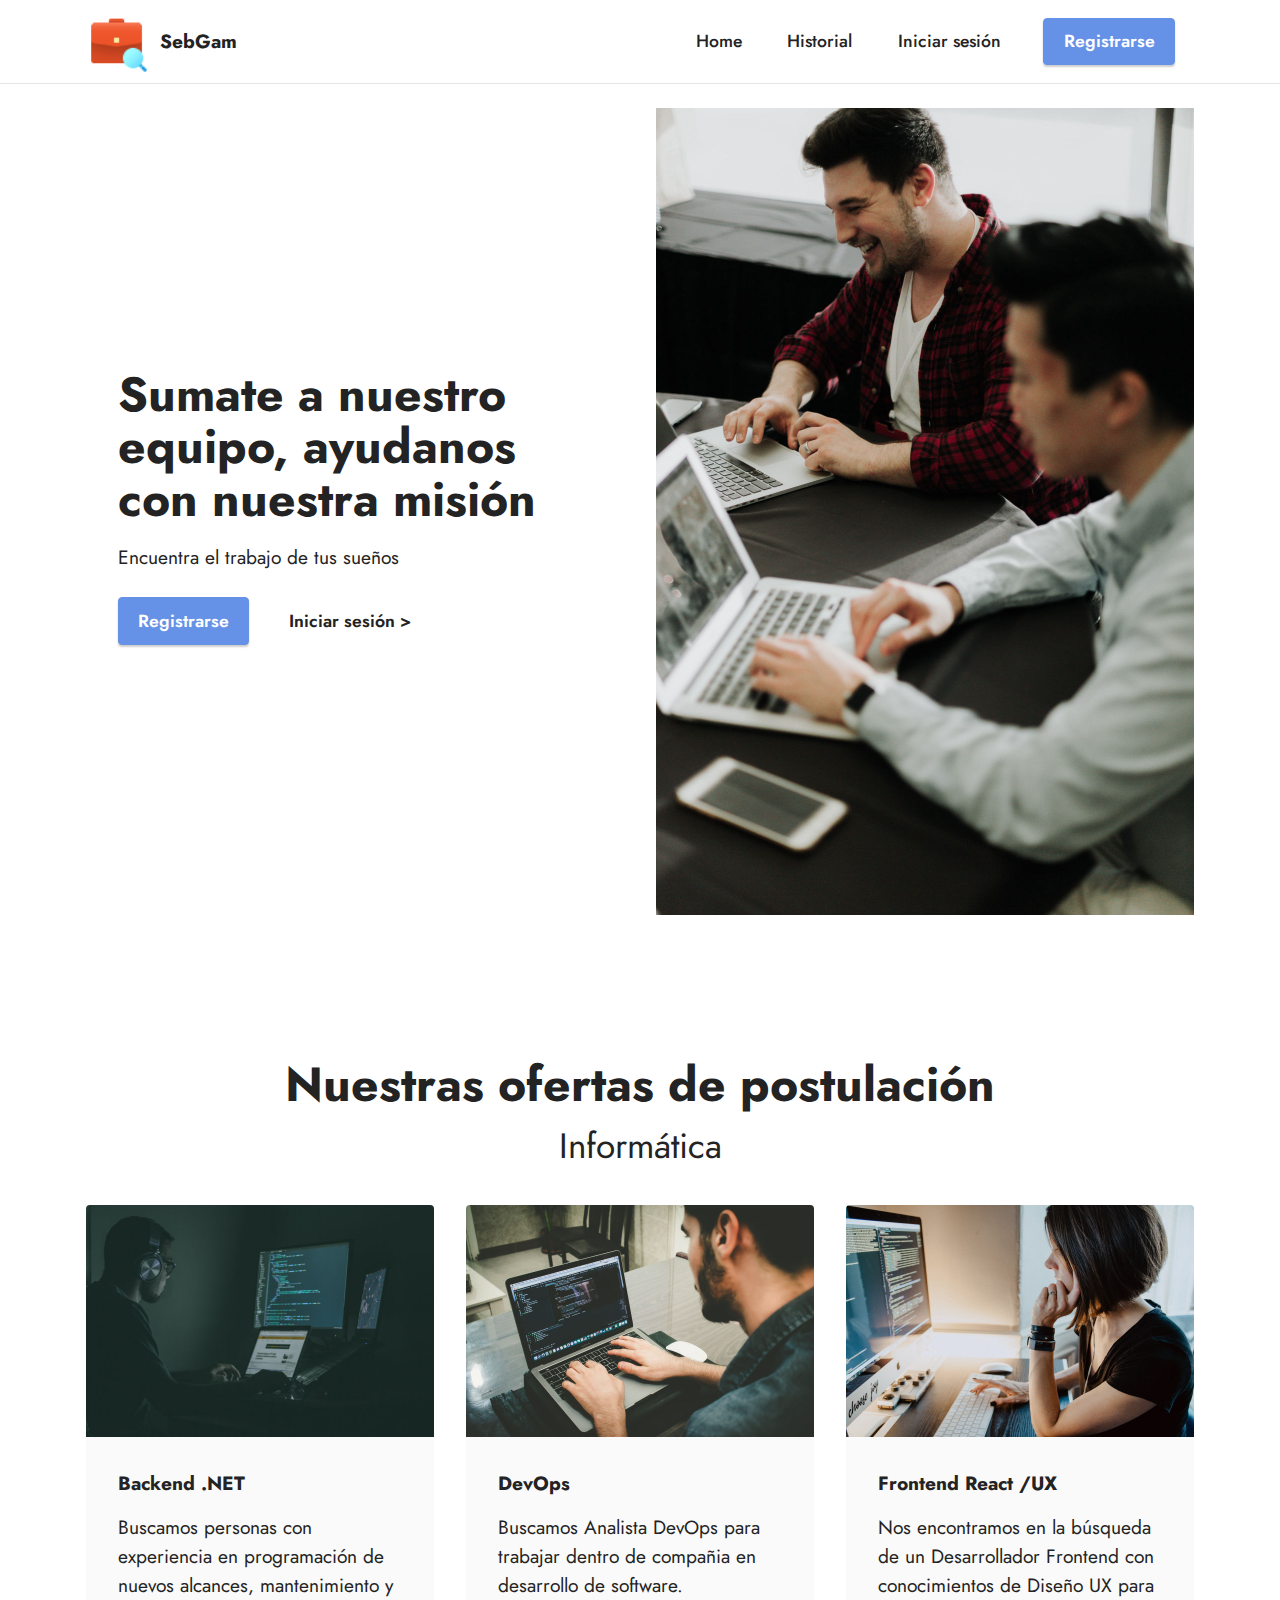
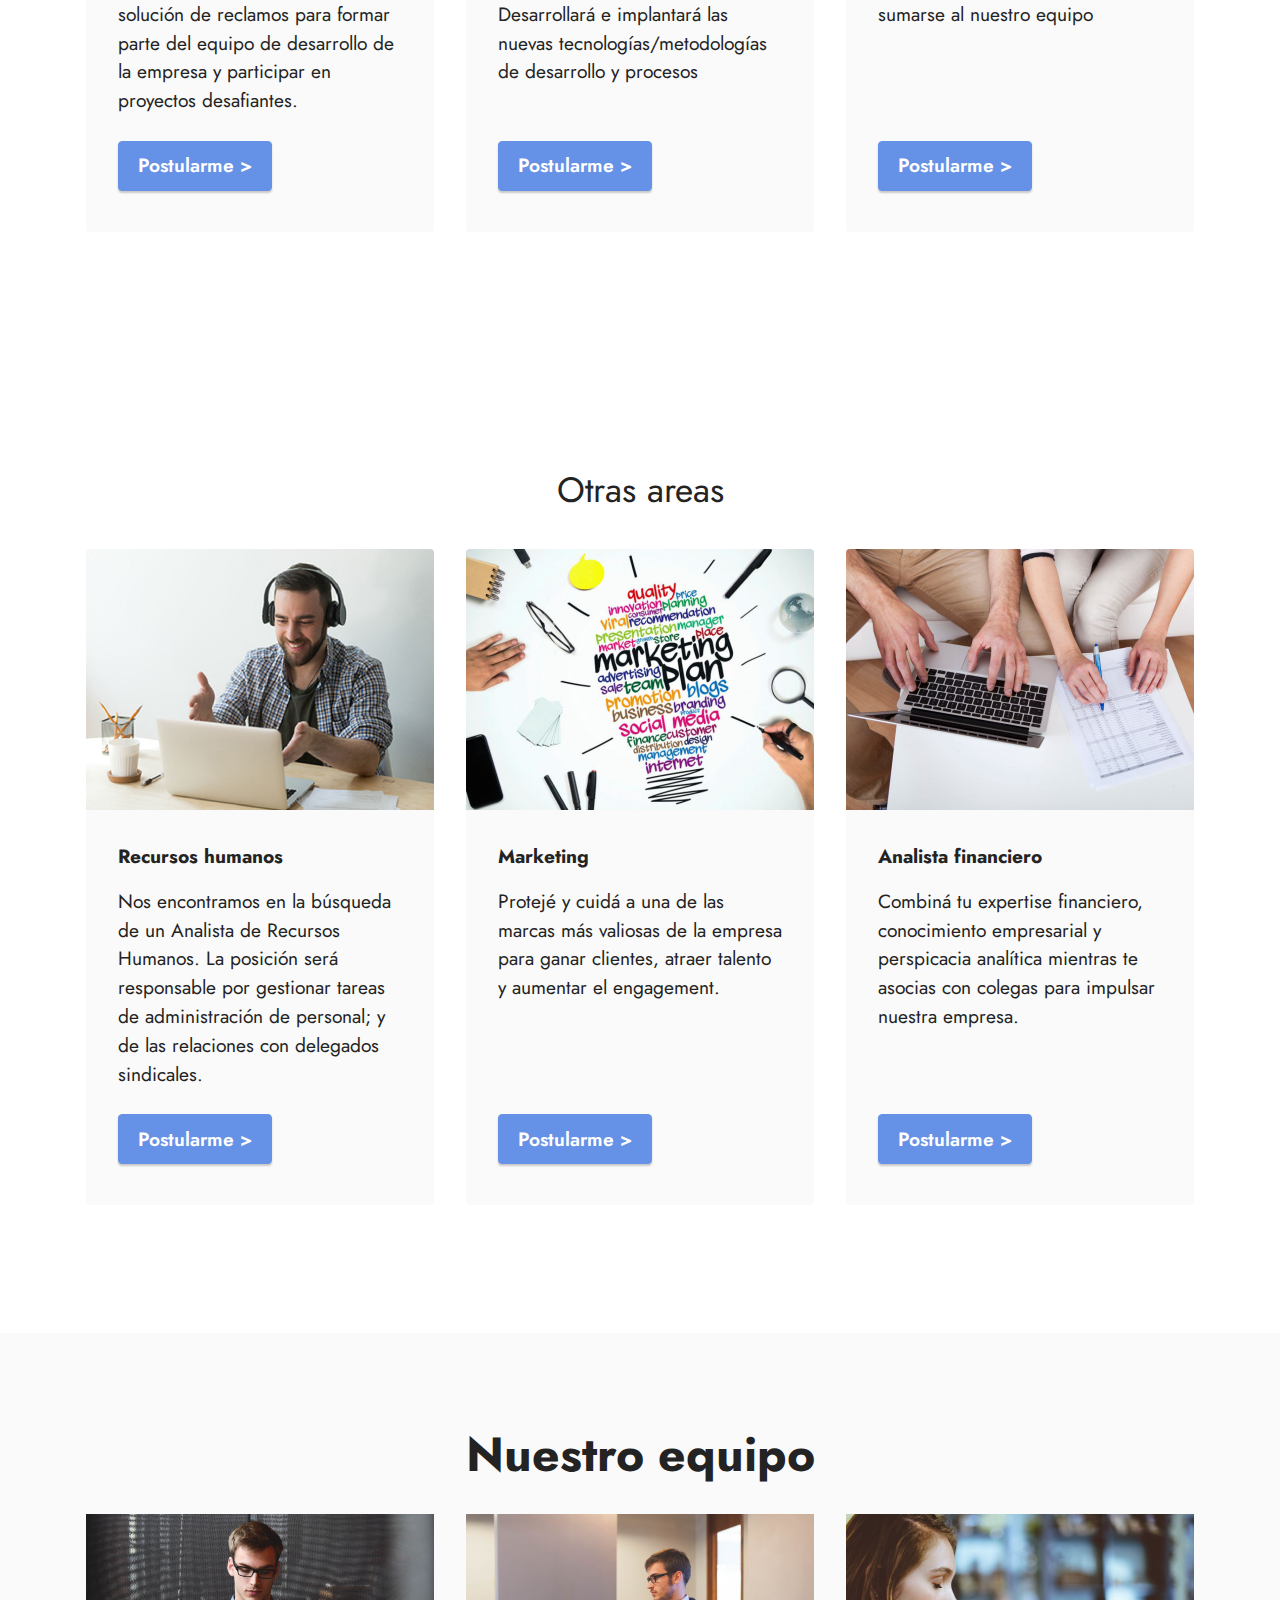
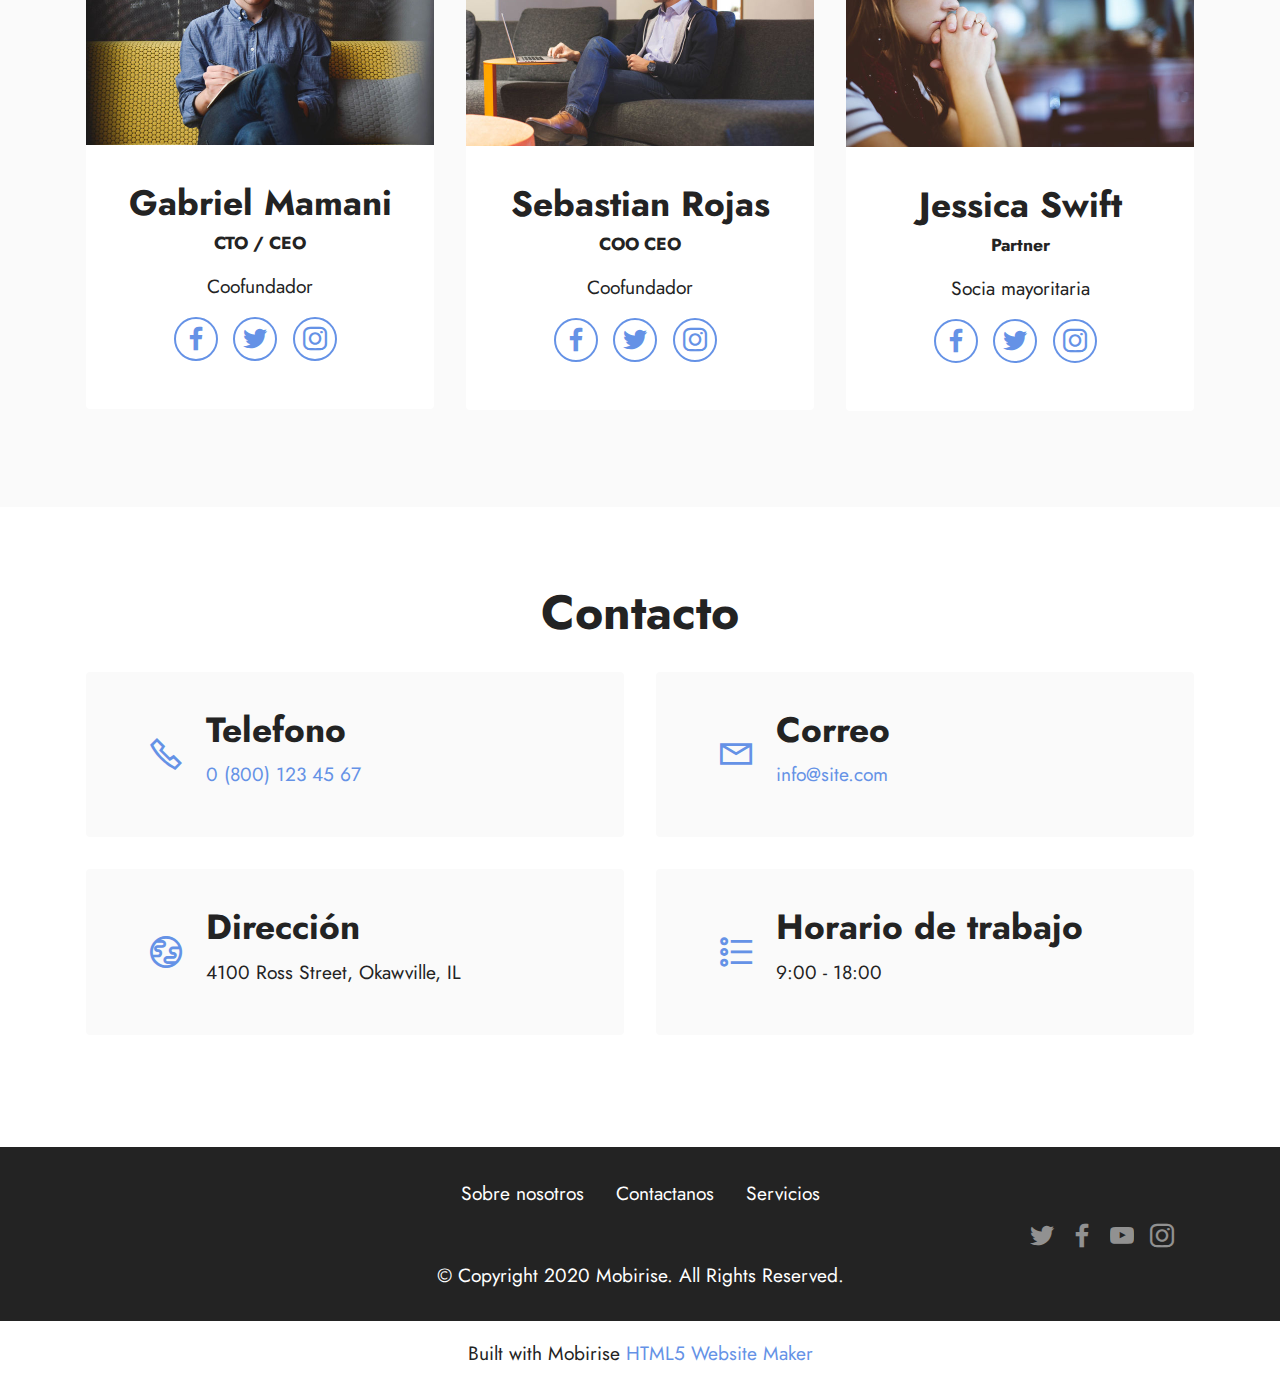
<file: index.html>
<!DOCTYPE html>
<html>
  <head>
    <!-- Google tag (gtag.js) -->
    <script
      async
      src="https://www.googletagmanager.com/gtag/js?id=G-YE89L6E0DD"
    ></script>
    <script>
      window.dataLayer = window.dataLayer || [];
      function gtag() {
        dataLayer.push(arguments);
      }
      gtag("js", new Date());

      gtag("config", "G-YE89L6E0DD");
    </script>
    <!-- Site made with Mobirise Website Builder v5.6.13, https://mobirise.com -->
    <meta charset="UTF-8" />
    <meta http-equiv="X-UA-Compatible" content="IE=edge" />
    <meta name="generator" content="Mobirise v5.6.13, mobirise.com" />
    <meta name="twitter:card" content="summary_large_image" />
    <meta name="twitter:image:src" content="" />
    <meta property="og:image" content="" />
    <meta name="twitter:title" content="Home" />
    <meta
      name="viewport"
      content="width=device-width, initial-scale=1, minimum-scale=1"
    />
    <link
      rel="shortcut icon"
      href="assets/images/icons8-job-seeker-48-48x48.png"
      type="image/x-icon"
    />
    <meta name="description" content="" />

    <title>Home</title>
    <link
      rel="stylesheet"
      href="assets/web/assets/mobirise-icons2/mobirise2.css"
    />
    <link rel="stylesheet" href="assets/bootstrap/css/bootstrap.min.css" />
    <link rel="stylesheet" href="assets/bootstrap/css/bootstrap-grid.min.css" />
    <link
      rel="stylesheet"
      href="assets/bootstrap/css/bootstrap-reboot.min.css"
    />
    <link rel="stylesheet" href="assets/dropdown/css/style.css" />
    <link rel="stylesheet" href="assets/socicon/css/styles.css" />
    <link rel="stylesheet" href="assets/theme/css/style.css" />
    <link
      rel="preload"
      href="https://fonts.googleapis.com/css?family=Jost:100,200,300,400,500,600,700,800,900,100i,200i,300i,400i,500i,600i,700i,800i,900i&display=swap"
      as="style"
      onload="this.onload=null;this.rel='stylesheet'"
    />
    <noscript
      ><link
        rel="stylesheet"
        href="https://fonts.googleapis.com/css?family=Jost:100,200,300,400,500,600,700,800,900,100i,200i,300i,400i,500i,600i,700i,800i,900i&display=swap"
    /></noscript>
    <link
      rel="preload"
      as="style"
      href="assets/mobirise/css/mbr-additional.css"
    />
    <link
      rel="stylesheet"
      href="assets/mobirise/css/mbr-additional.css"
      type="text/css"
    />
  </head>
  <body>
    <section
      data-bs-version="5.1"
      class="menu cid-s48OLK6784"
      once="menu"
      id="menu1-h"
    >
      <nav class="navbar navbar-dropdown navbar-fixed-top navbar-expand-lg">
        <div class="container">
          <div class="navbar-brand">
            <span class="navbar-logo">
              <a href="index.html">
                <img
                  src="assets/images/icons8-job-seeker-48-48x48.png"
                  alt="Mobirise Website Builder"
                  style="height: 3.8rem"
                />
              </a>
            </span>
            <span class="navbar-caption-wrap"
              ><a class="navbar-caption text-black display-7" href="index.html"
                >SebGam</a
              ></span
            >
          </div>
          <button
            class="navbar-toggler"
            type="button"
            data-toggle="collapse"
            data-bs-toggle="collapse"
            data-target="#navbarSupportedContent"
            data-bs-target="#navbarSupportedContent"
            aria-controls="navbarNavAltMarkup"
            aria-expanded="false"
            aria-label="Toggle navigation"
          >
            <div class="hamburger">
              <span></span>
              <span></span>
              <span></span>
              <span></span>
            </div>
          </button>
          <div class="collapse navbar-collapse" id="navbarSupportedContent">
            <ul class="navbar-nav nav-dropdown" data-app-modern-menu="true">
              <li class="nav-item">
                <a
                  class="nav-link link text-black text-primary display-4"
                  href="index.html"
                  >Home</a
                >
              </li>
              <li class="nav-item">
                <a
                  class="nav-link link text-black text-primary display-4"
                  href="historial.html"
                  >Historial</a
                >
              </li>
              <li class="nav-item">
                <a
                  class="nav-link link text-black text-primary display-4"
                  href="inicio-sesion.html"
                  >Iniciar sesión</a
                >
              </li>
            </ul>

            <div class="navbar-buttons mbr-section-btn">
              <a class="btn btn-primary display-4" href="registro.html"
                >Registrarse</a
              >
            </div>
          </div>
        </div>
      </nav>
    </section>

    <section
      data-bs-version="5.1"
      class="header14 cid-tm3xPAvwXC mbr-fullscreen"
      id="header14-l"
    >
      <div class="container">
        <div class="row justify-content-center align-items-center">
          <div class="col-12 col-md-6 image-wrapper">
            <img
              src="assets/images/priscilla-du-preez-njirplnvra8-unsplash-1076x1614.jpg"
              alt="Mobirise Website Builder"
            />
          </div>
          <div class="col-12 col-md">
            <div class="text-wrapper">
              <h1 class="mbr-section-title mbr-fonts-style mb-3 display-2">
                <strong>Sumate a nuestro equipo,&nbsp;</strong
                ><strong>ayudanos con nuestra misión</strong>
              </h1>
              <p class="mbr-text mbr-fonts-style display-7">
                Encuentra el trabajo de tus sueños
              </p>
              <div class="mbr-section-btn mt-3">
                <a class="btn btn-primary display-4" href="registro.html"
                  >Registrarse</a
                >
                <a
                  class="btn btn-black-outline display-4"
                  href="inicio-sesion.html"
                  >Iniciar sesión &gt;</a
                >
              </div>
            </div>
          </div>
        </div>
      </div>
    </section>

    <section
      data-bs-version="5.1"
      class="features3 cid-tm3zuouBju"
      id="features3-m"
    >
      <div class="container">
        <div class="mbr-section-head">
          <h4
            class="mbr-section-title mbr-fonts-style align-center mb-0 display-2"
          >
            <strong>Nuestras ofertas de postulación</strong>
          </h4>
          <h5
            class="mbr-section-subtitle mbr-fonts-style align-center mb-0 mt-2 display-5"
          >
            Informática
          </h5>
        </div>
        <div class="row mt-4">
          <div class="item features-image сol-12 col-md-6 col-lg-4">
            <div class="item-wrapper">
              <div class="item-img">
                <img
                  src="assets/images/jefferson-santos-9socnyqmkzi-unsplash-696x464.jpg"
                  alt="Mobirise Website Builder"
                />
              </div>
              <div class="item-content">
                <h5 class="item-title mbr-fonts-style display-7">
                  <strong>Backend .NET</strong>
                </h5>

                <p class="mbr-text mbr-fonts-style mt-3 display-7">
                  Buscamos personas con experiencia en programación de nuevos
                  alcances, mantenimiento y solución de reclamos para formar
                  parte del equipo de desarrollo de la empresa y participar en
                  proyectos desafiantes.
                </p>
              </div>
              <div class="mbr-section-btn item-footer mt-2">
                <a
                  href="postulacion.html"
                  class="btn btn-primary item-btn display-7"                  
                  >Postularme &gt;</a
                >
              </div>
            </div>
          </div>
          <div class="item features-image сol-12 col-md-6 col-lg-4">
            <div class="item-wrapper">
              <div class="item-img">
                <img
                  src="assets/images/danial-igdery-fchlyvr5gji-unsplash-696x464.jpg"
                  alt="Mobirise Website Builder"
                />
              </div>
              <div class="item-content">
                <h5 class="item-title mbr-fonts-style display-7">
                  <strong>DevOps</strong>
                </h5>

                <p class="mbr-text mbr-fonts-style mt-3 display-7">
                  Buscamos Analista DevOps para trabajar dentro de compañia en
                  desarrollo de software.<br />Desarrollará e implantará las
                  nuevas tecnologías/metodologías de desarrollo y procesos<br />
                </p>
              </div>
              <div class="mbr-section-btn item-footer mt-2">
                <a
                  href="postulacion.html"
                  class="btn btn-primary item-btn display-7"                  
                  >Postularme &gt;</a
                >
              </div>
            </div>
          </div>
          <div class="item features-image сol-12 col-md-6 col-lg-4">
            <div class="item-wrapper">
              <div class="item-img">
                <img
                  src="assets/images/kelly-sikkema-yk0hpwwdj1i-unsplash-696x464.jpg"
                  alt="Mobirise Website Builder"
                />
              </div>
              <div class="item-content">
                <h5 class="item-title mbr-fonts-style display-7">
                  <strong>Frontend React /UX</strong>
                </h5>

                <p class="mbr-text mbr-fonts-style mt-3 display-7">
                  Nos encontramos en la búsqueda de un Desarrollador Frontend
                  con conocimientos de Diseño UX para sumarse al nuestro
                  equipo&nbsp;<br />
                </p>
              </div>
              <div class="mbr-section-btn item-footer mt-2">
                <a
                  href="postulacion.html"
                  class="btn btn-primary item-btn display-7"                  
                  >Postularme &gt;</a
                >
              </div>
            </div>
          </div>
        </div>
      </div>
    </section>

    <section
      data-bs-version="5.1"
      class="features3 cid-tm3G116NpA"
      id="features3-n"
    >
      <div class="container">
        <div class="mbr-section-head">
          <h5
            class="mbr-section-subtitle mbr-fonts-style align-center mb-0 mt-2 display-5"
          >
            Otras areas
          </h5>
        </div>
        <div class="row mt-4">
          <div class="item features-image сol-12 col-md-6 col-lg-4">
            <div class="item-wrapper">
              <div class="item-img">
                <img
                  src="assets/images/mesa-de-trabajo-7-copia-100-696x522.jpg"
                  alt="Mobirise Website Builder"
                />
              </div>
              <div class="item-content">
                <h5 class="item-title mbr-fonts-style display-7">
                  <strong>Recursos humanos</strong>
                </h5>
                <p class="mbr-text mbr-fonts-style mt-3 display-7">
                  Nos encontramos en la búsqueda de un Analista de Recursos
                  Humanos. La posición será responsable por gestionar tareas de
                  administración de personal; y de las relaciones con delegados
                  sindicales.
                </p>
              </div>
              <div class="mbr-section-btn item-footer mt-2">
                <a
                  href="postulacion.html"
                  class="btn btn-primary item-btn display-7"                  
                  >Postularme &gt;</a
                >
              </div>
            </div>
          </div>
          <div class="item features-image сol-12 col-md-6 col-lg-4">
            <div class="item-wrapper">
              <div class="item-img">
                <img
                  src="assets/images/marketing-plan-1-3-1-1-1-696x522.jpg"
                  alt="Mobirise Website Builder"
                />
              </div>
              <div class="item-content">
                <h5 class="item-title mbr-fonts-style display-7">
                  <strong>Marketing</strong>
                </h5>
                <p class="mbr-text mbr-fonts-style mt-3 display-7">
                  Protejé y cuidá a una de las marcas más valiosas de la empresa
                  para ganar clientes, atraer talento y aumentar el engagement.
                </p>
              </div>
              <div class="mbr-section-btn item-footer mt-2">
                <a
                  href="postulacion.html"
                  class="btn btn-primary item-btn display-7"                  
                  >Postularme &gt;</a
                >
              </div>
            </div>
          </div>
          <div class="item features-image сol-12 col-md-6 col-lg-4">
            <div class="item-wrapper">
              <div class="item-img">
                <img
                  src="assets/images/coupletaxes-43-1-696x522.jpg"
                  alt="Mobirise Website Builder"
                />
              </div>
              <div class="item-content">
                <h5 class="item-title mbr-fonts-style display-7">
                  <strong>Analista financiero</strong>
                </h5>
                <p class="mbr-text mbr-fonts-style mt-3 display-7">
                  Combiná tu expertise financiero, conocimiento empresarial y
                  perspicacia analítica mientras te asocias con colegas para
                  impulsar nuestra empresa.<br />
                </p>
              </div>
              <div class="mbr-section-btn item-footer mt-2">
                <a
                  href="postulacion.html"
                  class="btn btn-primary item-btn display-7"                  
                  >Postularme &gt;</a
                >
              </div>
            </div>
          </div>
        </div>
      </div>
    </section>

    <section data-bs-version="5.1" class="team1 cid-tm41ywphoD" id="team1-1d">
      <div class="container">
        <div class="row justify-content-center">
          <div class="col-12">
            <h3
              class="mbr-section-title mbr-fonts-style align-center mb-4 display-2"
            >
              <strong>Nuestro equipo</strong>
            </h3>
          </div>
          <div class="col-sm-6 col-lg-4">
            <div class="card-wrap">
              <div class="image-wrap">
                <img
                  src="assets/images/mbr-696x461.jpg"
                  alt="Mobirise Website Builder"
                />
              </div>
              <div class="content-wrap">
                <h5
                  class="mbr-section-title card-title mbr-fonts-style align-center m-0 display-5"
                >
                  <strong>Gabriel Mamani</strong>
                </h5>
                <h6
                  class="mbr-role mbr-fonts-style align-center mb-3 display-4"
                >
                  <strong>CTO / CEO</strong>
                </h6>
                <p class="card-text mbr-fonts-style align-center display-7">
                  Coofundador
                </p>
                <div class="social-row display-7">
                  <div class="soc-item">
                    <a
                      href="https://www.facebook.com/Mobirise/"
                      target="_blank"
                    >
                      <span
                        class="mbr-iconfont socicon socicon-facebook"
                      ></span>
                    </a>
                  </div>
                  <div class="soc-item">
                    <a href="https://twitter.com/mobirise" target="_blank">
                      <span class="mbr-iconfont socicon socicon-twitter"></span>
                    </a>
                  </div>
                  <div class="soc-item">
                    <a href="https://instagram.com/mobirise" target="_blank">
                      <span
                        class="mbr-iconfont socicon socicon-instagram"
                      ></span>
                    </a>
                  </div>
                </div>
              </div>
            </div>
          </div>

          <div class="col-sm-6 col-lg-4">
            <div class="card-wrap">
              <div class="image-wrap">
                <img
                  src="assets/images/mbr-696x464.jpg"
                  alt="Mobirise Website Builder"
                />
              </div>
              <div class="content-wrap">
                <h5
                  class="mbr-section-title card-title mbr-fonts-style align-center m-0 display-5"
                >
                  <strong>Sebastian Rojas</strong>
                </h5>
                <h6
                  class="mbr-role mbr-fonts-style align-center mb-3 display-4"
                >
                  <strong>COO CEO</strong>
                </h6>
                <p class="card-text mbr-fonts-style align-center display-7">
                  Coofundador
                </p>
                <div class="social-row display-7">
                  <div class="soc-item">
                    <a
                      href="https://www.facebook.com/Mobirise/"
                      target="_blank"
                    >
                      <span
                        class="mbr-iconfont socicon socicon-facebook"
                      ></span>
                    </a>
                  </div>
                  <div class="soc-item">
                    <a href="https://twitter.com/mobirise" target="_blank">
                      <span class="mbr-iconfont socicon socicon-twitter"></span>
                    </a>
                  </div>
                  <div class="soc-item">
                    <a href="https://instagram.com/mobirise" target="_blank">
                      <span
                        class="mbr-iconfont socicon socicon-instagram"
                      ></span>
                    </a>
                  </div>
                </div>
              </div>
            </div>
          </div>

          <div class="col-sm-6 col-lg-4">
            <div class="card-wrap">
              <div class="image-wrap">
                <img
                  src="assets/images/mbr-696x465.jpg"
                  alt="Mobirise Website Builder"
                />
              </div>
              <div class="content-wrap">
                <h5
                  class="mbr-section-title card-title mbr-fonts-style align-center m-0 display-5"
                >
                  <strong>Jessica Swift</strong>
                </h5>
                <h6
                  class="mbr-role mbr-fonts-style align-center mb-3 display-4"
                >
                  <strong>Partner</strong>
                </h6>
                <p class="card-text mbr-fonts-style align-center display-7">
                  Socia mayoritaria
                </p>
                <div class="social-row display-7">
                  <div class="soc-item">
                    <a
                      href="https://www.facebook.com/Mobirise/"
                      target="_blank"
                    >
                      <span
                        class="mbr-iconfont socicon socicon-facebook"
                      ></span>
                    </a>
                  </div>
                  <div class="soc-item">
                    <a href="https://twitter.com/mobirise" target="_blank">
                      <span class="mbr-iconfont socicon socicon-twitter"></span>
                    </a>
                  </div>
                  <div class="soc-item">
                    <a href="https://instagram.com/mobirise" target="_blank">
                      <span
                        class="mbr-iconfont socicon socicon-instagram"
                      ></span>
                    </a>
                  </div>
                </div>
              </div>
            </div>
          </div>
        </div>
      </div>
    </section>

    <section
      data-bs-version="5.1"
      class="contacts2 cid-tm41tAXv04"
      id="contacts2-1c"
    >
      <!---->

      <div class="container">
        <div class="mbr-section-head">
          <h3
            class="mbr-section-title mbr-fonts-style align-center mb-0 display-2"
          >
            <strong>Contacto</strong>
          </h3>
        </div>
        <div class="row justify-content-center mt-4">
          <div class="card col-12 col-md-6">
            <div class="card-wrapper">
              <div class="image-wrapper">
                <span class="mbr-iconfont mobi-mbri-phone mobi-mbri"></span>
              </div>
              <div class="text-wrapper">
                <h6 class="card-title mbr-fonts-style mb-1 display-5">
                  <strong>Telefono</strong>
                </h6>
                <p class="mbr-text mbr-fonts-style display-7">
                  <a href="tel:+12345678910" class="text-primary"
                    >0 (800) 123 45 67</a
                  >
                </p>
              </div>
            </div>
          </div>
          <div class="card col-12 col-md-6">
            <div class="card-wrapper">
              <div class="image-wrapper">
                <span class="mbr-iconfont mobi-mbri-letter mobi-mbri"></span>
              </div>
              <div class="text-wrapper">
                <h6 class="card-title mbr-fonts-style mb-1 display-5">
                  <strong>Correo</strong>
                </h6>
                <p class="mbr-text mbr-fonts-style display-7">
                  <a href="mailto:info@site.com" class="text-primary"
                    >info@site.com</a
                  >
                </p>
              </div>
            </div>
          </div>
          <div class="card col-12 col-md-6">
            <div class="card-wrapper">
              <div class="image-wrapper">
                <span class="mbr-iconfont mobi-mbri-globe mobi-mbri"></span>
              </div>
              <div class="text-wrapper">
                <h6 class="card-title mbr-fonts-style mb-1 display-5">
                  <strong>Dirección</strong>
                </h6>
                <p class="mbr-text mbr-fonts-style display-7">
                  4100 Ross Street, Okawville, IL
                </p>
              </div>
            </div>
          </div>
          <div class="card col-12 col-md-6">
            <div class="card-wrapper">
              <div class="image-wrapper">
                <span
                  class="mbr-iconfont mobi-mbri-bulleted-list mobi-mbri"
                ></span>
              </div>
              <div class="text-wrapper">
                <h6 class="card-title mbr-fonts-style mb-1 display-5">
                  <strong>Horario de trabajo</strong>
                </h6>
                <p class="mbr-text mbr-fonts-style display-7">9:00 - 18:00</p>
              </div>
            </div>
          </div>
        </div>
      </div>
    </section>

    <section
      data-bs-version="5.1"
      class="footer3 cid-s48P1Icc8J"
      once="footers"
      id="footer3-i"
    >
      <div class="container">
        <div class="media-container-row align-center mbr-white">
          <div class="row row-links">
            <ul class="foot-menu">
              <li class="foot-menu-item mbr-fonts-style display-7">
                Sobre nosotros
              </li>
              <li class="foot-menu-item mbr-fonts-style display-7">
                Contactanos
              </li>
              <li class="foot-menu-item mbr-fonts-style display-7">
                Servicios
              </li>
            </ul>
          </div>
          <div class="row social-row">
            <div class="social-list align-right pb-2">
              <div class="soc-item">
                <a href="https://twitter.com/mobirise" target="_blank">
                  <span
                    class="socicon-twitter socicon mbr-iconfont mbr-iconfont-social"
                  ></span>
                </a>
              </div>
              <div class="soc-item">
                <a
                  href="https://www.facebook.com/pages/Mobirise/1616226671953247"
                  target="_blank"
                >
                  <span
                    class="socicon-facebook socicon mbr-iconfont mbr-iconfont-social"
                  ></span>
                </a>
              </div>
              <div class="soc-item">
                <a href="https://www.youtube.com/c/mobirise" target="_blank">
                  <span
                    class="socicon-youtube socicon mbr-iconfont mbr-iconfont-social"
                  ></span>
                </a>
              </div>
              <div class="soc-item">
                <a href="https://instagram.com/mobirise" target="_blank">
                  <span
                    class="mbr-iconfont mbr-iconfont-social socicon-instagram socicon"
                  ></span>
                </a>
              </div>
            </div>
          </div>
          <div class="row row-copirayt">
            <p
              class="mbr-text mb-0 mbr-fonts-style mbr-white align-center display-7"
            >
              © Copyright 2020 Mobirise. All Rights Reserved.
            </p>
          </div>
        </div>
      </div>
    </section>
    <section
      class="display-7"
      style="
        padding: 0;
        align-items: center;
        justify-content: center;
        flex-wrap: wrap;
        align-content: center;
        display: flex;
        position: relative;
        height: 4rem;
      "
    >
      <a
        href="https://mobiri.se/2899350"
        style="
          flex: 1 1;
          height: 4rem;
          position: absolute;
          width: 100%;
          z-index: 1;
        "
        ><img
          alt=""
          style="height: 4rem"
          src="[data-uri]"
      /></a>
      <p style="margin: 0; text-align: center" class="display-7">
        Built with Mobirise &#8204;
      </p>
      <a style="z-index: 1" href="https://mobirise.com/html-builder.html"
        >HTML5 Website Maker</a
      >
    </section>
    <script src="assets/bootstrap/js/bootstrap.bundle.min.js"></script>
    <script src="assets/smoothscroll/smooth-scroll.js"></script>
    <script src="assets/ytplayer/index.js"></script>
    <script src="assets/dropdown/js/navbar-dropdown.js"></script>
    <script src="assets/theme/js/script.js"></script>
  </body>
</html>
</file>
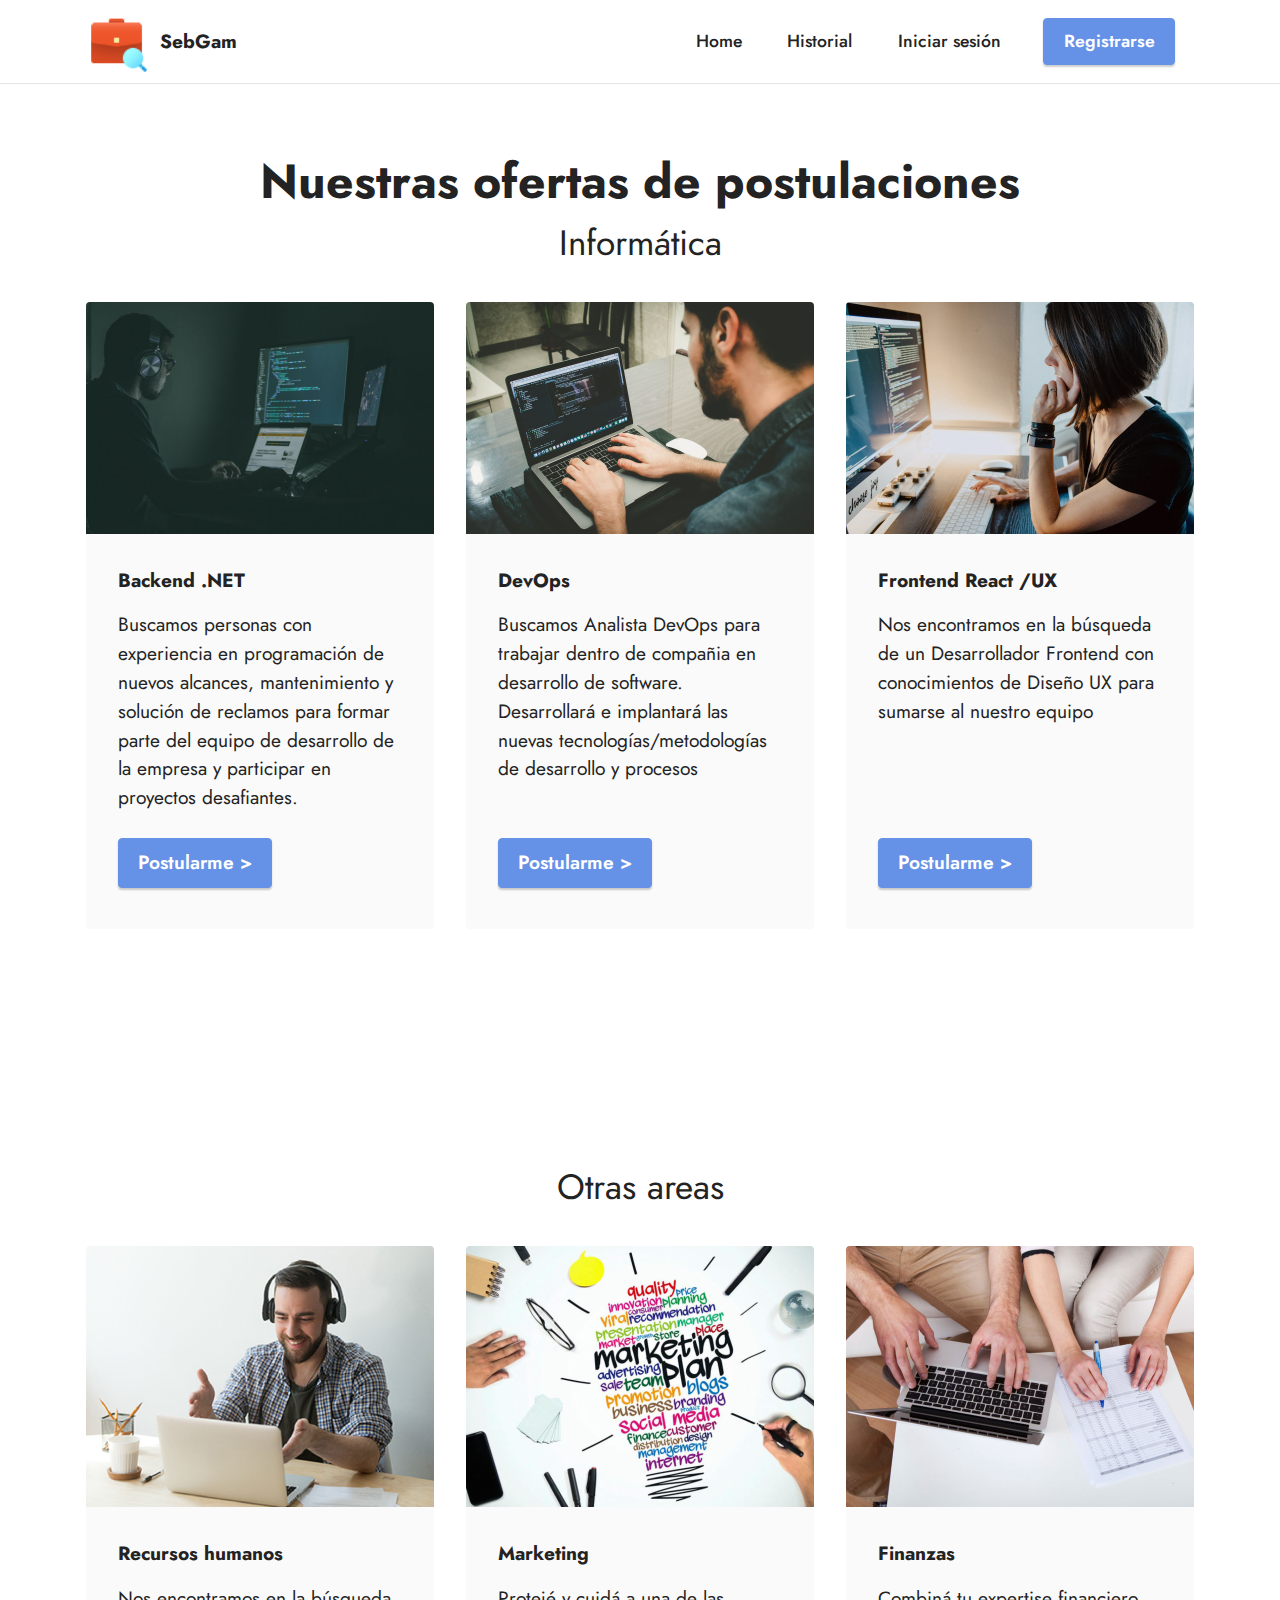
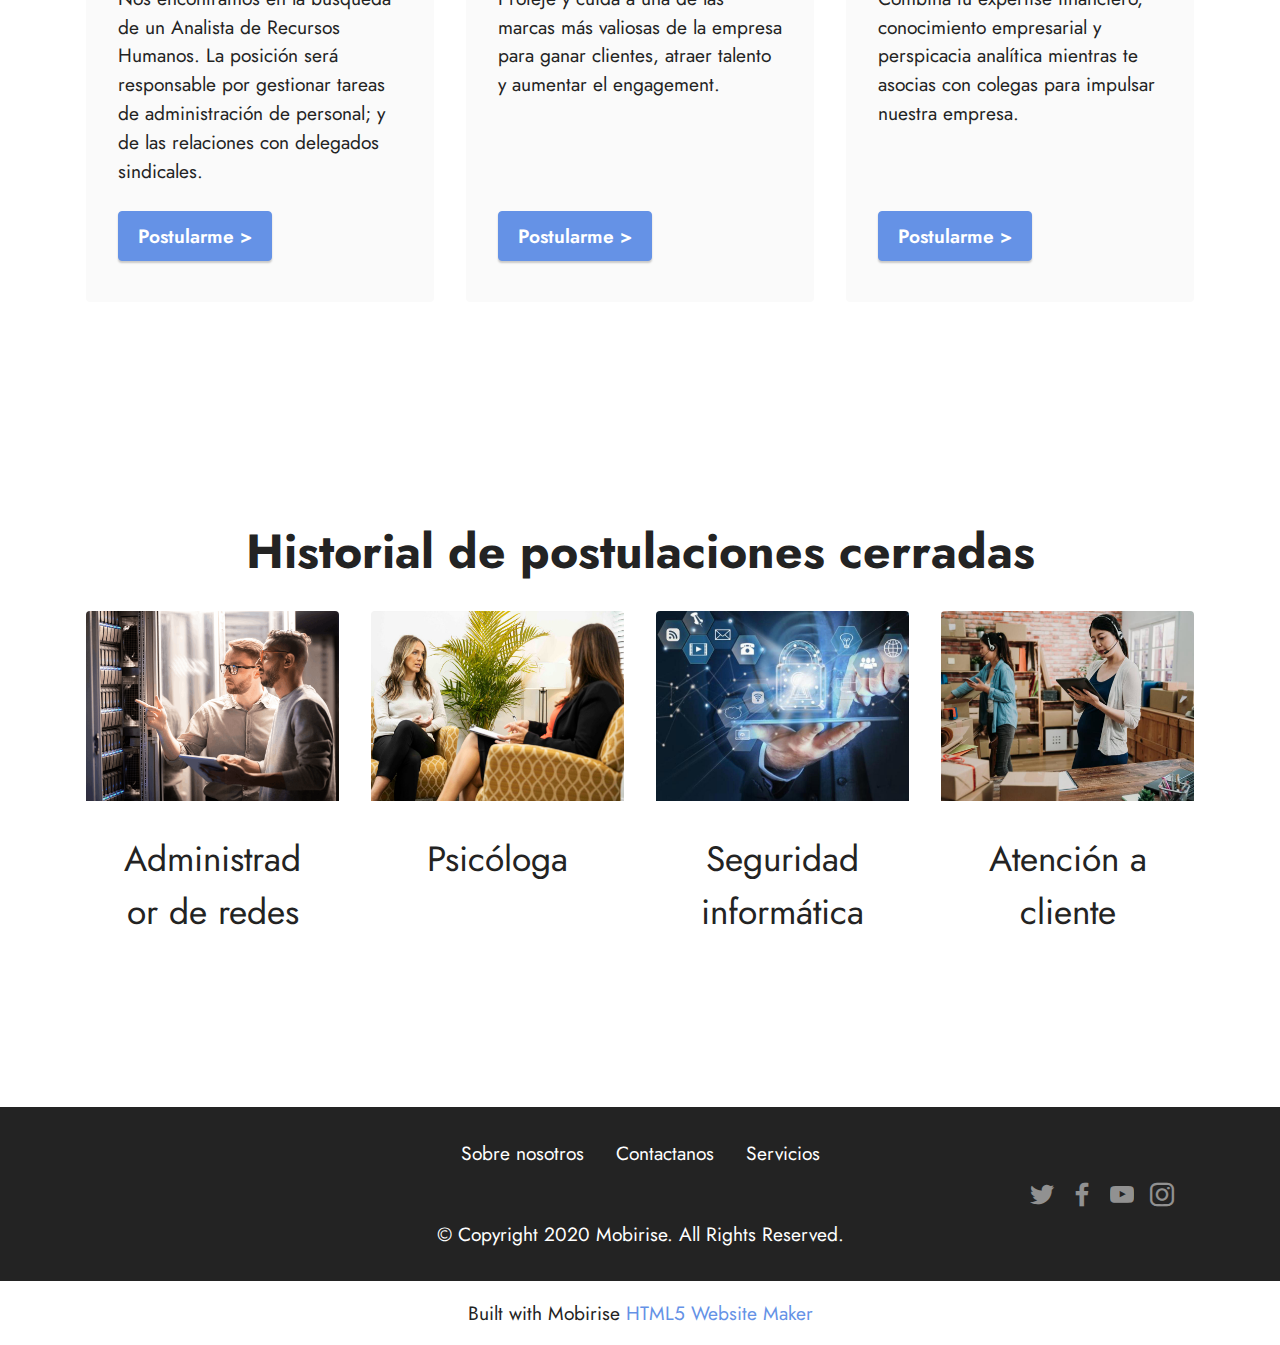
<file: historial.html>
<!DOCTYPE html>
<html>
  <head>
    <!-- Google tag (gtag.js) -->
    <script
      async
      src="https://www.googletagmanager.com/gtag/js?id=G-YE89L6E0DD"
    ></script>
    <script>
      window.dataLayer = window.dataLayer || [];
      function gtag() {
        dataLayer.push(arguments);
      }
      gtag("js", new Date());

      gtag("config", "G-YE89L6E0DD");
    </script>
    <!-- Site made with Mobirise Website Builder v5.6.13, https://mobirise.com -->
    <meta charset="UTF-8" />
    <meta http-equiv="X-UA-Compatible" content="IE=edge" />
    <meta name="generator" content="Mobirise v5.6.13, mobirise.com" />
    <meta name="twitter:card" content="summary_large_image" />
    <meta name="twitter:image:src" content="" />
    <meta property="og:image" content="" />
    <meta name="twitter:title" content="Historial" />
    <meta
      name="viewport"
      content="width=device-width, initial-scale=1, minimum-scale=1"
    />
    <link
      rel="shortcut icon"
      href="assets/images/icons8-job-seeker-48-48x48.png"
      type="image/x-icon"
    />
    <meta name="description" content="" />

    <title>Historial</title>
    <link rel="stylesheet" href="assets/bootstrap/css/bootstrap.min.css" />
    <link rel="stylesheet" href="assets/bootstrap/css/bootstrap-grid.min.css" />
    <link
      rel="stylesheet"
      href="assets/bootstrap/css/bootstrap-reboot.min.css"
    />
    <link rel="stylesheet" href="assets/dropdown/css/style.css" />
    <link rel="stylesheet" href="assets/socicon/css/styles.css" />
    <link rel="stylesheet" href="assets/theme/css/style.css" />
    <link
      rel="preload"
      href="https://fonts.googleapis.com/css?family=Jost:100,200,300,400,500,600,700,800,900,100i,200i,300i,400i,500i,600i,700i,800i,900i&display=swap"
      as="style"
      onload="this.onload=null;this.rel='stylesheet'"
    />
    <noscript
      ><link
        rel="stylesheet"
        href="https://fonts.googleapis.com/css?family=Jost:100,200,300,400,500,600,700,800,900,100i,200i,300i,400i,500i,600i,700i,800i,900i&display=swap"
    /></noscript>
    <link
      rel="preload"
      as="style"
      href="assets/mobirise/css/mbr-additional.css"
    />
    <link
      rel="stylesheet"
      href="assets/mobirise/css/mbr-additional.css"
      type="text/css"
    />
  </head>
  <body>
    <section
      data-bs-version="5.1"
      class="menu cid-tm3MeX1vAY"
      once="menu"
      id="menu1-z"
    >
      <nav class="navbar navbar-dropdown navbar-fixed-top navbar-expand-lg">
        <div class="container">
          <div class="navbar-brand">
            <span class="navbar-logo">
              <a href="index.html">
                <img
                  src="assets/images/icons8-job-seeker-48-48x48.png"
                  alt="Mobirise Website Builder"
                  style="height: 3.8rem"
                />
              </a>
            </span>
            <span class="navbar-caption-wrap"
              ><a
                class="navbar-caption text-black display-7"
                href="index.html"
                >SebGam</a
              ></span
            >
          </div>
          <button
            class="navbar-toggler"
            type="button"
            data-toggle="collapse"
            data-bs-toggle="collapse"
            data-target="#navbarSupportedContent"
            data-bs-target="#navbarSupportedContent"
            aria-controls="navbarNavAltMarkup"
            aria-expanded="false"
            aria-label="Toggle navigation"
          >
            <div class="hamburger">
              <span></span>
              <span></span>
              <span></span>
              <span></span>
            </div>
          </button>
          <div class="collapse navbar-collapse" id="navbarSupportedContent">
            <ul class="navbar-nav nav-dropdown" data-app-modern-menu="true">
              <li class="nav-item">
                <a
                  class="nav-link link text-black text-primary display-4"
                  href="index.html"
                  >Home</a
                >
              </li>
              <li class="nav-item">
                <a
                  class="nav-link link text-black text-primary display-4"
                  href="historial.html"
                  >Historial</a
                >
              </li>
              <li class="nav-item">
                <a
                  class="nav-link link text-black text-primary display-4"
                  href="inicio-sesion.html"
                  >Iniciar sesión</a
                >
              </li>
            </ul>

            <div class="navbar-buttons mbr-section-btn">
              <a class="btn btn-primary display-4" href="registro.html"
                >Registrarse</a
              >
            </div>
          </div>
        </div>
      </nav>
    </section>

    <section
      data-bs-version="5.1"
      class="features3 cid-tm3MeVtDRV"
      id="features3-u"
    >
      <div class="container">
        <div class="mbr-section-head">
          <h4
            class="mbr-section-title mbr-fonts-style align-center mb-0 display-2"
          >
            <strong>Nuestras ofertas de postulaciones</strong>
          </h4>
          <h5
            class="mbr-section-subtitle mbr-fonts-style align-center mb-0 mt-2 display-5"
          >
            Informática
          </h5>
        </div>
        <div class="row mt-4">
          <div class="item features-image сol-12 col-md-6 col-lg-4">
            <div class="item-wrapper">
              <div class="item-img">
                <img
                  src="assets/images/jefferson-santos-9socnyqmkzi-unsplash-696x464.jpg"
                  alt="Mobirise Website Builder"
                />
              </div>
              <div class="item-content">
                <h5 class="item-title mbr-fonts-style display-7">
                  <strong>Backend .NET</strong>
                </h5>

                <p class="mbr-text mbr-fonts-style mt-3 display-7">
                  Buscamos personas con experiencia en programación de nuevos
                  alcances, mantenimiento y solución de reclamos para formar
                  parte del equipo de desarrollo de la empresa y participar en
                  proyectos desafiantes.
                </p>
              </div>
              <div class="mbr-section-btn item-footer mt-2">
                <a
                  href="postulacion.html"
                  class="btn btn-primary item-btn display-7"
                  target="_blank"
                  >Postularme &gt;</a
                >
              </div>
            </div>
          </div>
          <div class="item features-image сol-12 col-md-6 col-lg-4">
            <div class="item-wrapper">
              <div class="item-img">
                <img
                  src="assets/images/danial-igdery-fchlyvr5gji-unsplash-696x464.jpg"
                  alt="Mobirise Website Builder"
                />
              </div>
              <div class="item-content">
                <h5 class="item-title mbr-fonts-style display-7">
                  <strong>DevOps</strong>
                </h5>

                <p class="mbr-text mbr-fonts-style mt-3 display-7">
                  Buscamos Analista DevOps para trabajar dentro de compañia en
                  desarrollo de software.<br />Desarrollará e implantará las
                  nuevas tecnologías/metodologías de desarrollo y procesos<br />
                </p>
              </div>
              <div class="mbr-section-btn item-footer mt-2">
                <a
                  href="postulacion.html"
                  class="btn btn-primary item-btn display-7"
                  target="_blank"
                  >Postularme &gt;</a
                >
              </div>
            </div>
          </div>
          <div class="item features-image сol-12 col-md-6 col-lg-4">
            <div class="item-wrapper">
              <div class="item-img">
                <img
                  src="assets/images/kelly-sikkema-yk0hpwwdj1i-unsplash-696x464.jpg"
                  alt="Mobirise Website Builder"
                />
              </div>
              <div class="item-content">
                <h5 class="item-title mbr-fonts-style display-7">
                  <strong>Frontend React /UX</strong>
                </h5>

                <p class="mbr-text mbr-fonts-style mt-3 display-7">
                  Nos encontramos en la búsqueda de un Desarrollador Frontend
                  con conocimientos de Diseño UX para sumarse al nuestro
                  equipo&nbsp;<br />
                </p>
              </div>
              <div class="mbr-section-btn item-footer mt-2">
                <a
                  href="postulacion.html"
                  class="btn btn-primary item-btn display-7"
                  target="_blank"
                  >Postularme &gt;</a
                >
              </div>
            </div>
          </div>
        </div>
      </div>
    </section>

    <section
      data-bs-version="5.1"
      class="features3 cid-tm3MeVS8Hz"
      id="features3-v"
    >
      <div class="container">
        <div class="mbr-section-head">
          <h5
            class="mbr-section-subtitle mbr-fonts-style align-center mb-0 mt-2 display-5"
          >
            Otras areas
          </h5>
        </div>
        <div class="row mt-4">
          <div class="item features-image сol-12 col-md-6 col-lg-4">
            <div class="item-wrapper">
              <div class="item-img">
                <img
                  src="assets/images/mesa-de-trabajo-7-copia-100-696x522.jpg"
                  alt="Mobirise Website Builder"
                />
              </div>
              <div class="item-content">
                <h5 class="item-title mbr-fonts-style display-7">
                  <strong>Recursos humanos</strong>
                </h5>

                <p class="mbr-text mbr-fonts-style mt-3 display-7">
                  Nos encontramos en la búsqueda de un Analista de Recursos
                  Humanos. La posición será responsable por gestionar tareas de
                  administración de personal; y de las relaciones con delegados
                  sindicales.
                </p>
              </div>
              <div class="mbr-section-btn item-footer mt-2">
                <a
                  href="postulacion.html"
                  class="btn btn-primary item-btn display-7"
                  target="_blank"
                  >Postularme &gt;</a
                >
              </div>
            </div>
          </div>
          <div class="item features-image сol-12 col-md-6 col-lg-4">
            <div class="item-wrapper">
              <div class="item-img">
                <img
                  src="assets/images/marketing-plan-1-3-1-1-1-696x522.jpg"
                  alt="Mobirise Website Builder"
                />
              </div>
              <div class="item-content">
                <h5 class="item-title mbr-fonts-style display-7">
                  <strong>Marketing</strong>
                </h5>

                <p class="mbr-text mbr-fonts-style mt-3 display-7">
                  Protejé y cuidá a una de las marcas más valiosas de la empresa
                  para ganar clientes, atraer talento y aumentar el engagement.
                </p>
              </div>
              <div class="mbr-section-btn item-footer mt-2">
                <a
                  href="postulacion.html"
                  class="btn btn-primary item-btn display-7"
                  target="_blank"
                  >Postularme &gt;</a
                >
              </div>
            </div>
          </div>
          <div class="item features-image сol-12 col-md-6 col-lg-4">
            <div class="item-wrapper">
              <div class="item-img">
                <img
                  src="assets/images/coupletaxes-43-1-696x522.jpg"
                  alt="Mobirise Website Builder"
                />
              </div>
              <div class="item-content">
                <h5 class="item-title mbr-fonts-style display-7">
                  <strong>Finanzas</strong>
                </h5>

                <p class="mbr-text mbr-fonts-style mt-3 display-7">
                  Combiná tu expertise financiero, conocimiento empresarial y
                  perspicacia analítica mientras te asocias con colegas para
                  impulsar nuestra empresa.<br />
                </p>
              </div>
              <div class="mbr-section-btn item-footer mt-2">
                <a
                  href="postulacion.html"
                  class="btn btn-primary item-btn display-7"
                  target="_blank"
                  >Postularme &gt;</a
                >
              </div>
            </div>
          </div>
        </div>
      </div>
    </section>

    <section
      data-bs-version="5.1"
      class="gallery2 cid-tm3MBc1ir7"
      id="gallery2-11"
    >
      <div class="container">
        <div class="mbr-section-head">
          <h4
            class="mbr-section-title mbr-fonts-style align-center mb-0 display-2"
          >
            <strong>Historial de postulaciones cerradas</strong
            ><strong><br /></strong>
          </h4>
        </div>
        <div class="row mt-4">
          <div class="item features-image сol-12 col-md-6 col-lg-3">
            <div class="item-wrapper">
              <div class="item-img">
                <img
                  src="assets/images/redes-1000x750.png"
                  alt="Mobirise Website Builder"
                />
              </div>
              <div class="item-content">
                <h5 class="item-title mbr-fonts-style display-5">
                  Administrador de redes
                </h5>
              </div>
            </div>
          </div>
          <div class="item features-image сol-12 col-md-6 col-lg-3">
            <div class="item-wrapper">
              <div class="item-img">
                <img
                  src="assets/images/ramsay-psychology-cover-1000x750.jpg"
                  alt="Mobirise Website Builder"
                />
              </div>
              <div class="item-content">
                <h5 class="item-title mbr-fonts-style display-5">Psicóloga</h5>
              </div>
            </div>
          </div>
          <div class="item features-image сol-12 col-md-6 col-lg-3">
            <div class="item-wrapper">
              <div class="item-img">
                <img
                  src="assets/images/ffn1e5nveae0c-a-1000x750.jpg"
                  alt="Mobirise Website Builder"
                />
              </div>
              <div class="item-content">
                <h5 class="item-title mbr-fonts-style display-5">
                  Seguridad informática
                </h5>
              </div>
            </div>
          </div>
          <div class="item features-image сol-12 col-md-6 col-lg-3">
            <div class="item-wrapper">
              <div class="item-img">
                <img
                  src="assets/images/adobestock-269980422-c-1000x750.jpg"
                  alt="Mobirise Website Builder"
                  title=""
                />
              </div>
              <div class="item-content">
                <h5 class="item-title mbr-fonts-style display-5">
                  Atención a cliente
                </h5>
              </div>
            </div>
          </div>
        </div>
      </div>
    </section>

    <section
      data-bs-version="5.1"
      class="footer3 cid-tm3MeXnjQ5"
      once="footers"
      id="footer3-10"
    >
      <div class="container">
        <div class="media-container-row align-center mbr-white">
          <div class="row row-links">
            <ul class="foot-menu">
              <li class="foot-menu-item mbr-fonts-style display-7">
                Sobre nosotros
              </li>
              <li class="foot-menu-item mbr-fonts-style display-7">
                Contactanos
              </li>
              <li class="foot-menu-item mbr-fonts-style display-7">
                Servicios
              </li>
            </ul>
          </div>
          <div class="row social-row">
            <div class="social-list align-right pb-2">
              <div class="soc-item">
                <a href="https://twitter.com/mobirise" target="_blank">
                  <span
                    class="socicon-twitter socicon mbr-iconfont mbr-iconfont-social"
                  ></span>
                </a>
              </div>
              <div class="soc-item">
                <a
                  href="https://www.facebook.com/pages/Mobirise/1616226671953247"
                  target="_blank"
                >
                  <span
                    class="socicon-facebook socicon mbr-iconfont mbr-iconfont-social"
                  ></span>
                </a>
              </div>
              <div class="soc-item">
                <a href="https://www.youtube.com/c/mobirise" target="_blank">
                  <span
                    class="socicon-youtube socicon mbr-iconfont mbr-iconfont-social"
                  ></span>
                </a>
              </div>
              <div class="soc-item">
                <a href="https://instagram.com/mobirise" target="_blank">
                  <span
                    class="mbr-iconfont mbr-iconfont-social socicon-instagram socicon"
                  ></span>
                </a>
              </div>
            </div>
          </div>
          <div class="row row-copirayt">
            <p
              class="mbr-text mb-0 mbr-fonts-style mbr-white align-center display-7"
            >
              © Copyright 2020 Mobirise. All Rights Reserved.
            </p>
          </div>
        </div>
      </div>
    </section>
    <section
      class="display-7"
      style="
        padding: 0;
        align-items: center;
        justify-content: center;
        flex-wrap: wrap;
        align-content: center;
        display: flex;
        position: relative;
        height: 4rem;
      "
    >
      <a
        href="https://mobiri.se/2899350"
        style="
          flex: 1 1;
          height: 4rem;
          position: absolute;
          width: 100%;
          z-index: 1;
        "
        ><img
          alt=""
          style="height: 4rem"
          src="[data-uri]"
      /></a>
      <p style="margin: 0; text-align: center" class="display-7">
        Built with Mobirise &#8204;
      </p>
      <a style="z-index: 1" href="https://mobirise.com/html-builder.html"
        >HTML5 Website Maker</a
      >
    </section>
    <script src="assets/bootstrap/js/bootstrap.bundle.min.js"></script>
    <script src="assets/smoothscroll/smooth-scroll.js"></script>
    <script src="assets/ytplayer/index.js"></script>
    <script src="assets/dropdown/js/navbar-dropdown.js"></script>
    <script src="assets/theme/js/script.js"></script>
  </body>
</html>
</file>
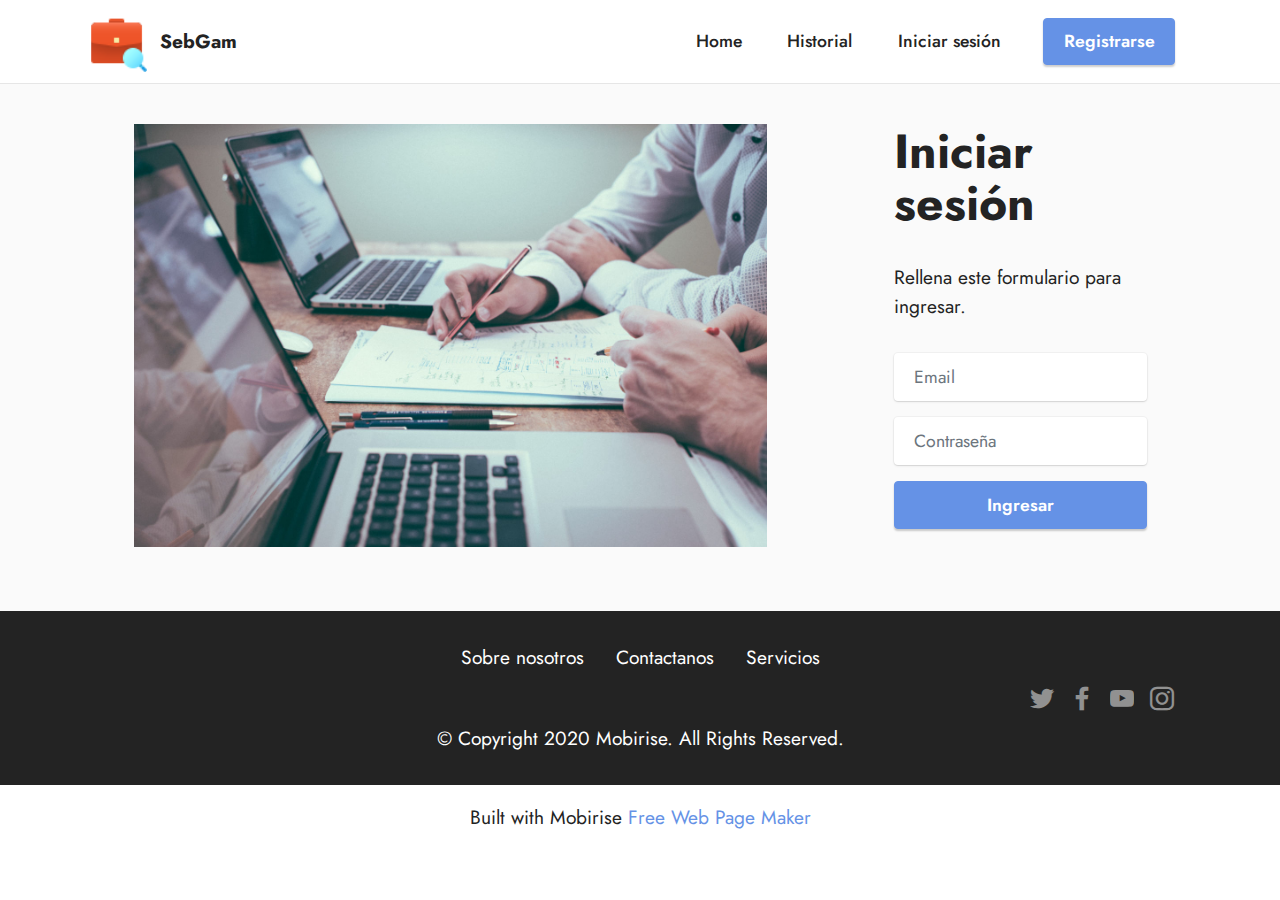
<file: inicio-sesion.html>
<!DOCTYPE html>
<html>
  <head>
    <!-- Google tag (gtag.js) -->
    <script
      async
      src="https://www.googletagmanager.com/gtag/js?id=G-YE89L6E0DD"
    ></script>
    <script>
      window.dataLayer = window.dataLayer || [];
      function gtag() {
        dataLayer.push(arguments);
      }
      gtag("js", new Date());

      gtag("config", "G-YE89L6E0DD");
    </script>
    <!-- Site made with Mobirise Website Builder v5.6.13, https://mobirise.com -->
    <meta charset="UTF-8" />
    <meta http-equiv="X-UA-Compatible" content="IE=edge" />
    <meta name="generator" content="Mobirise v5.6.13, mobirise.com" />
    <meta name="twitter:card" content="summary_large_image" />
    <meta name="twitter:image:src" content="" />
    <meta property="og:image" content="" />
    <meta name="twitter:title" content="Iniciar sesion" />
    <meta
      name="viewport"
      content="width=device-width, initial-scale=1, minimum-scale=1"
    />
    <link
      rel="shortcut icon"
      href="assets/images/icons8-job-seeker-48-48x48.png"
      type="image/x-icon"
    />
    <meta name="description" content="" />

    <title>Iniciar sesion</title>
    <link rel="stylesheet" href="assets/bootstrap/css/bootstrap.min.css" />
    <link rel="stylesheet" href="assets/bootstrap/css/bootstrap-grid.min.css" />
    <link
      rel="stylesheet"
      href="assets/bootstrap/css/bootstrap-reboot.min.css"
    />
    <link rel="stylesheet" href="assets/dropdown/css/style.css" />
    <link rel="stylesheet" href="assets/socicon/css/styles.css" />
    <link rel="stylesheet" href="assets/theme/css/style.css" />
    <link
      rel="preload"
      href="https://fonts.googleapis.com/css?family=Jost:100,200,300,400,500,600,700,800,900,100i,200i,300i,400i,500i,600i,700i,800i,900i&display=swap"
      as="style"
      onload="this.onload=null;this.rel='stylesheet'"
    />
    <noscript
      ><link
        rel="stylesheet"
        href="https://fonts.googleapis.com/css?family=Jost:100,200,300,400,500,600,700,800,900,100i,200i,300i,400i,500i,600i,700i,800i,900i&display=swap"
    /></noscript>
    <link
      rel="preload"
      as="style"
      href="assets/mobirise/css/mbr-additional.css"
    />
    <link
      rel="stylesheet"
      href="assets/mobirise/css/mbr-additional.css"
      type="text/css"
    />
  </head>
  <body>
    <section
      data-bs-version="5.1"
      class="menu cid-tm4miset9w"
      once="menu"
      id="menu1-1i"
    >
      <nav class="navbar navbar-dropdown navbar-fixed-top navbar-expand-lg">
        <div class="container">
          <div class="navbar-brand">
            <span class="navbar-logo">
              <a href="index.html">
                <img
                  src="assets/images/icons8-job-seeker-48-48x48.png"
                  alt="Mobirise Website Builder"
                  style="height: 3.8rem"
                />
              </a>
            </span>
            <span class="navbar-caption-wrap"
              ><a
                class="navbar-caption text-black display-7"
                href="index.html"
                >SebGam</a
              ></span
            >
          </div>
          <button
            class="navbar-toggler"
            type="button"
            data-toggle="collapse"
            data-bs-toggle="collapse"
            data-target="#navbarSupportedContent"
            data-bs-target="#navbarSupportedContent"
            aria-controls="navbarNavAltMarkup"
            aria-expanded="false"
            aria-label="Toggle navigation"
          >
            <div class="hamburger">
              <span></span>
              <span></span>
              <span></span>
              <span></span>
            </div>
          </button>
          <div class="collapse navbar-collapse" id="navbarSupportedContent">
            <ul class="navbar-nav nav-dropdown" data-app-modern-menu="true">
              <li class="nav-item">
                <a
                  class="nav-link link text-black text-primary display-4"
                  href="index.html"
                  >Home</a
                >
              </li>
              <li class="nav-item">
                <a
                  class="nav-link link text-black text-primary display-4"
                  href="historial.html"
                  >Historial</a
                >
              </li>
              <li class="nav-item">
                <a
                  class="nav-link link text-black text-primary display-4"
                  href="inicio-sesion.html"
                  >Iniciar sesión</a
                >
              </li>
            </ul>

            <div class="navbar-buttons mbr-section-btn">
              <a class="btn btn-primary display-4" href="registro.html"
                >Registrarse</a
              >
            </div>
          </div>
        </div>
      </nav>
    </section>

    <section data-bs-version="5.1" class="form3 cid-tm4mR0t4f8" id="form3-1k">
      <div class="container">
        <div class="row justify-content-center">
          <div class="col-lg-7 col-12">
            <div class="image-wrapper">
              <img
                class="w-100"
                src="assets/images/scott-graham-5fnmwej4taa-unsplash-1432x956.jpg"
                alt="Mobirise Website Builder"
              />
            </div>
          </div>
          <div class="col-lg-3 offset-lg-1 mbr-form" data-form-type="formoid">
            <form
              action="https://mobirise.eu/"
              method="POST"
              class="mbr-form form-with-styler"
              data-form-title="Form Name"
            >
              <input
                type="hidden"
                name="email"
                data-form-email="true"
                value="ZMlntPcRgNfVcao7b41eK6Dmjg7P14A4BMs/0wxflJkNW9oi659vBnefAp6zsEnfoZgKOm+NpwuCJLowgJhtDRQ2MMNqOgzQbmLSlyIcU9vNjxBP7pmpHRohUxpkjjJ+"
              />
              <div class="row">
                <div
                  hidden="hidden"
                  data-form-alert=""
                  class="alert alert-success col-12"
                >
                  Eviando datos...
                </div>
                <div
                  hidden="hidden"
                  data-form-alert-danger=""
                  class="alert alert-danger col-12"
                >
                  Oops...! some problem!
                </div>
              </div>
              <div class="dragArea row">
                <div class="col-lg-12 col-md-12 col-sm-12">
                  <h1 class="mbr-section-title mb-4 display-2">
                    <strong>Iniciar sesión</strong>
                  </h1>
                </div>
                <div class="col-lg-12 col-md-12 col-sm-12">
                  <p class="mbr-text mbr-fonts-style mb-4 display-7">
                    Rellena este formulario para ingresar.
                  </p>
                </div>
                <div
                  class="col-lg-12 col-md col-sm-12 form-group mb-3"
                  data-for="email"
                >
                  <input
                    type="email"
                    name="email"
                    placeholder="Email"
                    data-form-field="email"
                    class="form-control"
                    value=""
                    id="email-form3-1k"
                  />
                </div>
                <div
                  class="col-lg-12 col-md col-12 form-group mb-3"
                  data-for="password"
                >
                  <input
                    type="password"
                    name="password"
                    placeholder="Contraseña"
                    data-form-field="password"
                    class="form-control"
                    value=""
                    id="password-form4-1e"
                  />
                </div>
                <div class="col-md-auto col-12 mbr-section-btn">
                  <button type="submit" class="btn btn-primary display-4">
                    Ingresar
                  </button>
                </div>
              </div>
            </form>
          </div>
          <div class="offset-lg-1"></div>
        </div>
      </div>
    </section>

    <section
      data-bs-version="5.1"
      class="footer3 cid-tm4miswtGQ"
      once="footers"
      id="footer3-1j"
    >
      <div class="container">
        <div class="media-container-row align-center mbr-white">
          <div class="row row-links">
            <ul class="foot-menu">
              <li class="foot-menu-item mbr-fonts-style display-7">
                Sobre nosotros
              </li>
              <li class="foot-menu-item mbr-fonts-style display-7">
                Contactanos
              </li>
              <li class="foot-menu-item mbr-fonts-style display-7">
                Servicios
              </li>
            </ul>
          </div>
          <div class="row social-row">
            <div class="social-list align-right pb-2">
              <div class="soc-item">
                <a href="https://twitter.com/mobirise" target="_blank">
                  <span
                    class="socicon-twitter socicon mbr-iconfont mbr-iconfont-social"
                  ></span>
                </a>
              </div>
              <div class="soc-item">
                <a
                  href="https://www.facebook.com/pages/Mobirise/1616226671953247"
                  target="_blank"
                >
                  <span
                    class="socicon-facebook socicon mbr-iconfont mbr-iconfont-social"
                  ></span>
                </a>
              </div>
              <div class="soc-item">
                <a href="https://www.youtube.com/c/mobirise" target="_blank">
                  <span
                    class="socicon-youtube socicon mbr-iconfont mbr-iconfont-social"
                  ></span>
                </a>
              </div>
              <div class="soc-item">
                <a href="https://instagram.com/mobirise" target="_blank">
                  <span
                    class="mbr-iconfont mbr-iconfont-social socicon-instagram socicon"
                  ></span>
                </a>
              </div>
            </div>
          </div>
          <div class="row row-copirayt">
            <p
              class="mbr-text mb-0 mbr-fonts-style mbr-white align-center display-7"
            >
              © Copyright 2020 Mobirise. All Rights Reserved.
            </p>
          </div>
        </div>
      </div>
    </section>
    <section
      class="display-7"
      style="
        padding: 0;
        align-items: center;
        justify-content: center;
        flex-wrap: wrap;
        align-content: center;
        display: flex;
        position: relative;
        height: 4rem;
      "
    >
      <a
        href="https://mobiri.se/2899350"
        style="
          flex: 1 1;
          height: 4rem;
          position: absolute;
          width: 100%;
          z-index: 1;
        "
        ><img
          alt=""
          style="height: 4rem"
          src="[data-uri]"
      /></a>
      <p style="margin: 0; text-align: center" class="display-7">
        Built with Mobirise &#8204;
      </p>
      <a style="z-index: 1" href="https://mobirise.com/web-page-maker.html"
        >Free Web Page Maker</a
      >
    </section>
    <script src="assets/bootstrap/js/bootstrap.bundle.min.js"></script>
    <script src="assets/smoothscroll/smooth-scroll.js"></script>
    <script src="assets/ytplayer/index.js"></script>
    <script src="assets/dropdown/js/navbar-dropdown.js"></script>
    <script src="assets/theme/js/script.js"></script>
    <script src="assets/formoid/formoid.min.js"></script>
  </body>
</html>
</file>
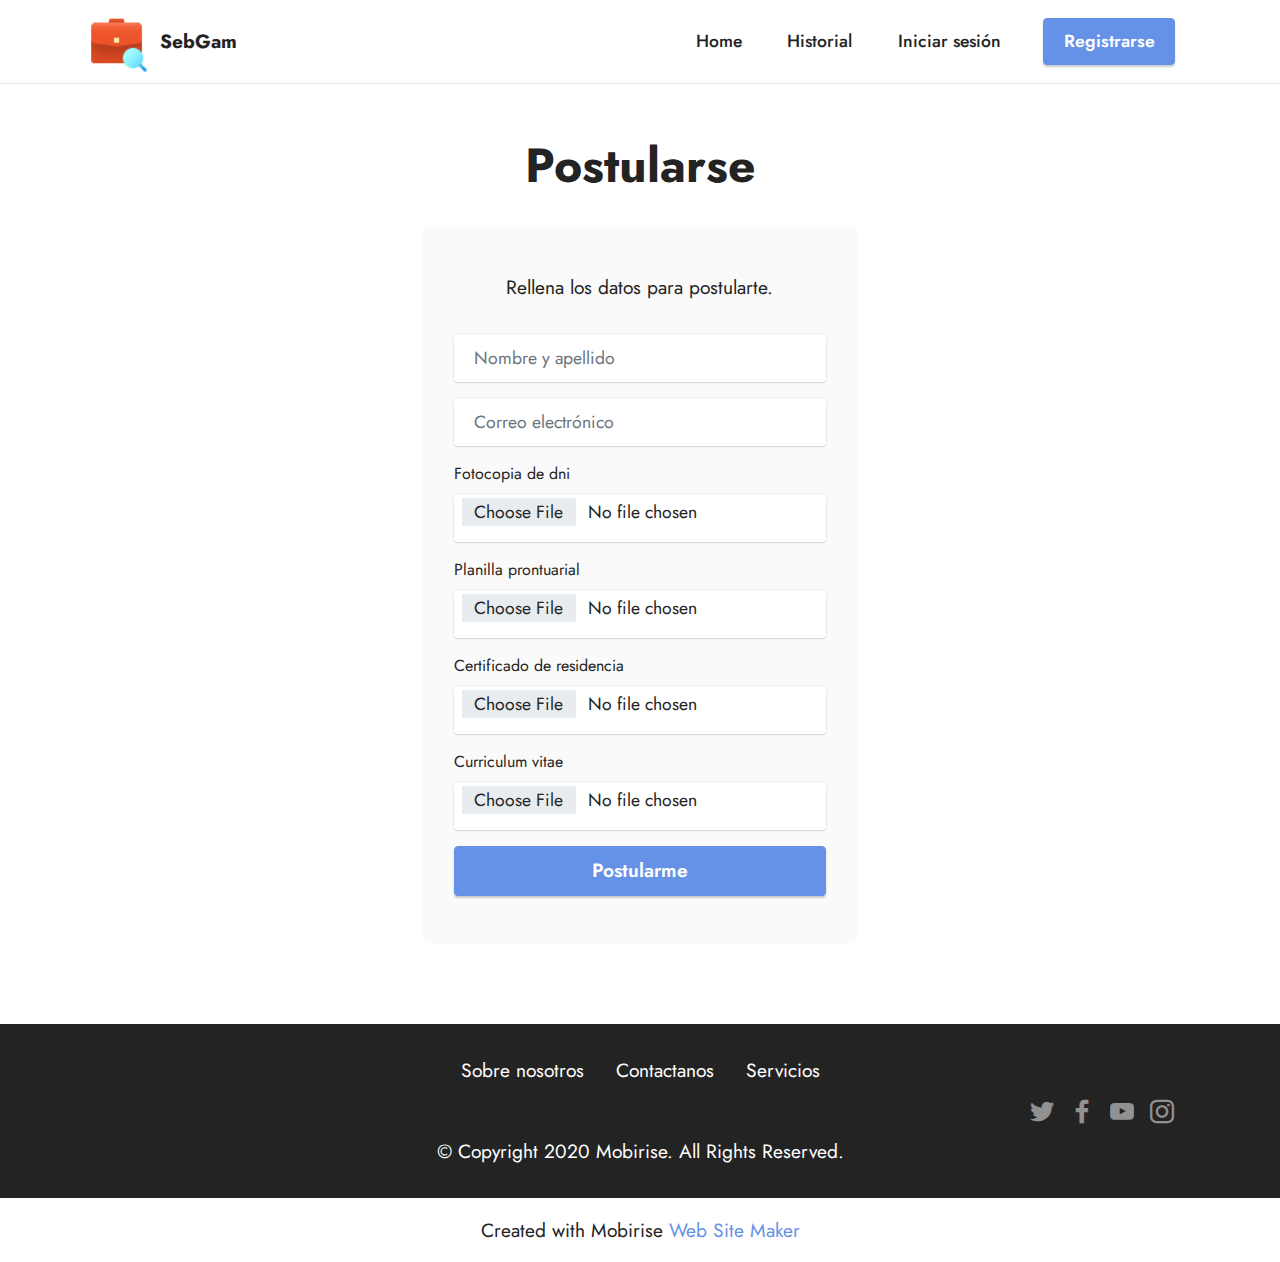
<file: postulacion.html>
<!DOCTYPE html>
<html  >
<head>
    <!-- Google tag (gtag.js) -->
<script async src="https://www.googletagmanager.com/gtag/js?id=G-YE89L6E0DD"></script>
<script>
  window.dataLayer = window.dataLayer || [];
  function gtag(){dataLayer.push(arguments);}
  gtag('js', new Date());

  gtag('config', 'G-YE89L6E0DD');
</script>
  <!-- Site made with Mobirise Website Builder v5.6.13, https://mobirise.com -->
  <meta charset="UTF-8">
  <meta http-equiv="X-UA-Compatible" content="IE=edge">
  <meta name="generator" content="Mobirise v5.6.13, mobirise.com">
  <meta name="twitter:card" content="summary_large_image"/>
  <meta name="twitter:image:src" content="">
  <meta property="og:image" content="">
  <meta name="twitter:title" content="Postulacion">
  <meta name="viewport" content="width=device-width, initial-scale=1, minimum-scale=1">
  <link rel="shortcut icon" href="assets/images/icons8-job-seeker-48-48x48.png" type="image/x-icon">
  <meta name="description" content="">
  
  
  <title>Postulacion</title>
  <link rel="stylesheet" href="assets/bootstrap/css/bootstrap.min.css">
  <link rel="stylesheet" href="assets/bootstrap/css/bootstrap-grid.min.css">
  <link rel="stylesheet" href="assets/bootstrap/css/bootstrap-reboot.min.css">
  <link rel="stylesheet" href="assets/dropdown/css/style.css">
  <link rel="stylesheet" href="assets/socicon/css/styles.css">
  <link rel="stylesheet" href="assets/theme/css/style.css">
  <link rel="preload" href="https://fonts.googleapis.com/css?family=Jost:100,200,300,400,500,600,700,800,900,100i,200i,300i,400i,500i,600i,700i,800i,900i&display=swap" as="style" onload="this.onload=null;this.rel='stylesheet'">
  <noscript><link rel="stylesheet" href="https://fonts.googleapis.com/css?family=Jost:100,200,300,400,500,600,700,800,900,100i,200i,300i,400i,500i,600i,700i,800i,900i&display=swap"></noscript>
  <link rel="preload" as="style" href="assets/mobirise/css/mbr-additional.css"><link rel="stylesheet" href="assets/mobirise/css/mbr-additional.css" type="text/css">
  
  
  
  
</head>
<body>
  
  <section data-bs-version="5.1" class="menu cid-tm3ZcmScUy" once="menu" id="menu1-19">
    
    <nav class="navbar navbar-dropdown navbar-fixed-top navbar-expand-lg">
        <div class="container">
            <div class="navbar-brand">
                <span class="navbar-logo">
                    <a href="index.html">
                        <img src="assets/images/icons8-job-seeker-48-48x48.png" alt="Mobirise Website Builder" style="height: 3.8rem;">
                    </a>
                </span>
                <span class="navbar-caption-wrap"><a class="navbar-caption text-black display-7" href="index.html">SebGam</a></span>
            </div>
            <button class="navbar-toggler" type="button" data-toggle="collapse" data-bs-toggle="collapse" data-target="#navbarSupportedContent" data-bs-target="#navbarSupportedContent" aria-controls="navbarNavAltMarkup" aria-expanded="false" aria-label="Toggle navigation">
                <div class="hamburger">
                    <span></span>
                    <span></span>
                    <span></span>
                    <span></span>
                </div>
            </button>
            <div class="collapse navbar-collapse" id="navbarSupportedContent">
                <ul class="navbar-nav nav-dropdown" data-app-modern-menu="true"><li class="nav-item"><a class="nav-link link text-black text-primary display-4" href="index.html">Home</a></li>
                    <li class="nav-item"><a class="nav-link link text-black text-primary display-4" href="historial.html">Historial</a></li><li class="nav-item"><a class="nav-link link text-black text-primary display-4" href="inicio-sesion.html">Iniciar sesión</a></li></ul>
                
                <div class="navbar-buttons mbr-section-btn"><a class="btn btn-primary display-4" href="registro.html">Registrarse</a></div>
            </div>
        </div>
    </nav>

</section>

<section data-bs-version="5.1" class="form7 cid-tm3ZcnsriT" id="form7-1a">
    
    
    <div class="container">
        <div class="mbr-section-head">
            <h3 class="mbr-section-title mbr-fonts-style align-center mb-0 display-2">
                <strong>Postularse</strong></h3>
            
        </div>
        <div class="row justify-content-center mt-4">
            <div class="col-lg-8 mx-auto mbr-form" data-form-type="formoid">
                <form action="https://mobirise.eu/" method="POST" class="mbr-form form-with-styler mx-auto" data-form-title="Form Name"><input type="hidden" name="email" data-form-email="true" value="lE9x2Zj6X6SMH3FgpXtxLW23S2PO45KtOlfEmDZUyGk5ZTwkvwzH/2PJo82t3XSQ7cRNi1KlCpqqze911dukz8IIU0zoAhyh2VyoGkfSfU/2ZxsFZtPKPQ8AC7BMQa01">
                    <p class="mbr-text mbr-fonts-style align-center mb-4 display-7">
                        Rellena los datos para postularte.
                    </p>
                    <div class="row">
                        <div hidden="hidden" data-form-alert="" class="alert alert-success col-12">Thanks for filling out the form!</div>
                        <div hidden="hidden" data-form-alert-danger="" class="alert alert-danger col-12">
                            Oops...! some problem!
                        </div>
                    </div>
                    <div class="dragArea row">
                        <div class="col-lg-12 col-md-12 col-sm-12 form-group mb-3" data-for="fullname">
                            <input type="text" name="fullname" placeholder="Nombre y apellido" data-form-field="fullname" class="form-control" value="" id="fullname-form7-1a">
                        </div>
                        <div class="col-lg-12 col-md-12 col-sm-12 form-group mb-3" data-for="email">
                            <input type="email" name="email" placeholder="Correo electrónico" data-form-field="email" class="form-control" value="" id="email-form7-1a">
                        </div>
                        <div class="col-lg-12 col-md-12 col-sm-12 form-group mb-3"">
                            <label for="formFile" class="form-label">Fotocopia de dni</label>
                            <input class="form-control" type="file" id="formFile">
                        </div>
                        <div class="col-lg-12 col-md-12 col-sm-12 form-group mb-3"">
                            <label for="formFile" class="form-label">Planilla prontuarial</label>
                            <input class="form-control" type="file" id="formFile">
                        </div>
                        <div class="col-lg-12 col-md-12 col-sm-12 form-group mb-3"">
                            <label for="formFile" class="form-label">Certificado de residencia</label>
                            <input class="form-control" type="file" id="formFile">
                        </div>
                        <div class="col-lg-12 col-md-12 col-sm-12 form-group mb-3"">
                            <label for="formFile" class="form-label">Curriculum vitae</label>
                            <input class="form-control" type="file" id="formFile">
                        </div>                        
                        <div class="col-auto mbr-section-btn align-center"><button type="submit" class="btn btn-primary display-7">Postularme</button></div>
                    </div>
                </form>
            </div>
        </div>
    </div>
</section>

<section data-bs-version="5.1" class="footer3 cid-tm3ZcnMGWh" once="footers" id="footer3-1b">

    

    

    <div class="container">
        <div class="media-container-row align-center mbr-white">
            <div class="row row-links">
                <ul class="foot-menu">
                    
                    
                    
                    
                    
                <li class="foot-menu-item mbr-fonts-style display-7">Sobre nosotros</li><li class="foot-menu-item mbr-fonts-style display-7">Contactanos</li><li class="foot-menu-item mbr-fonts-style display-7">Servicios</li></ul>
            </div>
            <div class="row social-row">
                <div class="social-list align-right pb-2">
                    
                    
                    
                    
                    
                    
                <div class="soc-item">
                        <a href="https://twitter.com/mobirise" target="_blank">
                            <span class="socicon-twitter socicon mbr-iconfont mbr-iconfont-social"></span>
                        </a>
                    </div><div class="soc-item">
                        <a href="https://www.facebook.com/pages/Mobirise/1616226671953247" target="_blank">
                            <span class="socicon-facebook socicon mbr-iconfont mbr-iconfont-social"></span>
                        </a>
                    </div><div class="soc-item">
                        <a href="https://www.youtube.com/c/mobirise" target="_blank">
                            <span class="socicon-youtube socicon mbr-iconfont mbr-iconfont-social"></span>
                        </a>
                    </div><div class="soc-item">
                        <a href="https://instagram.com/mobirise" target="_blank">
                            <span class="mbr-iconfont mbr-iconfont-social socicon-instagram socicon"></span>
                        </a>
                    </div></div>
            </div>
            <div class="row row-copirayt">
                <p class="mbr-text mb-0 mbr-fonts-style mbr-white align-center display-7">
                    © Copyright 2020 Mobirise. All Rights Reserved.
                </p>
            </div>
        </div>
    </div>
</section><section class="display-7" style="padding: 0;align-items: center;justify-content: center;flex-wrap: wrap;    align-content: center;display: flex;position: relative;height: 4rem;"><a href="https://mobiri.se/2899350" style="flex: 1 1;height: 4rem;position: absolute;width: 100%;z-index: 1;"><img alt="" style="height: 4rem;" src="[data-uri]"></a><p style="margin: 0;text-align: center;" class="display-7">Created with Mobirise &#8204;</p><a style="z-index:1" href="https://mobirise.com/website-maker.html">Web Site Maker</a></section><script src="assets/bootstrap/js/bootstrap.bundle.min.js"></script>  <script src="assets/smoothscroll/smooth-scroll.js"></script>  <script src="assets/ytplayer/index.js"></script>  <script src="assets/dropdown/js/navbar-dropdown.js"></script>  <script src="assets/theme/js/script.js"></script>  <script src="assets/formoid/formoid.min.js"></script>  
  
  
</body>
</html>
</file>
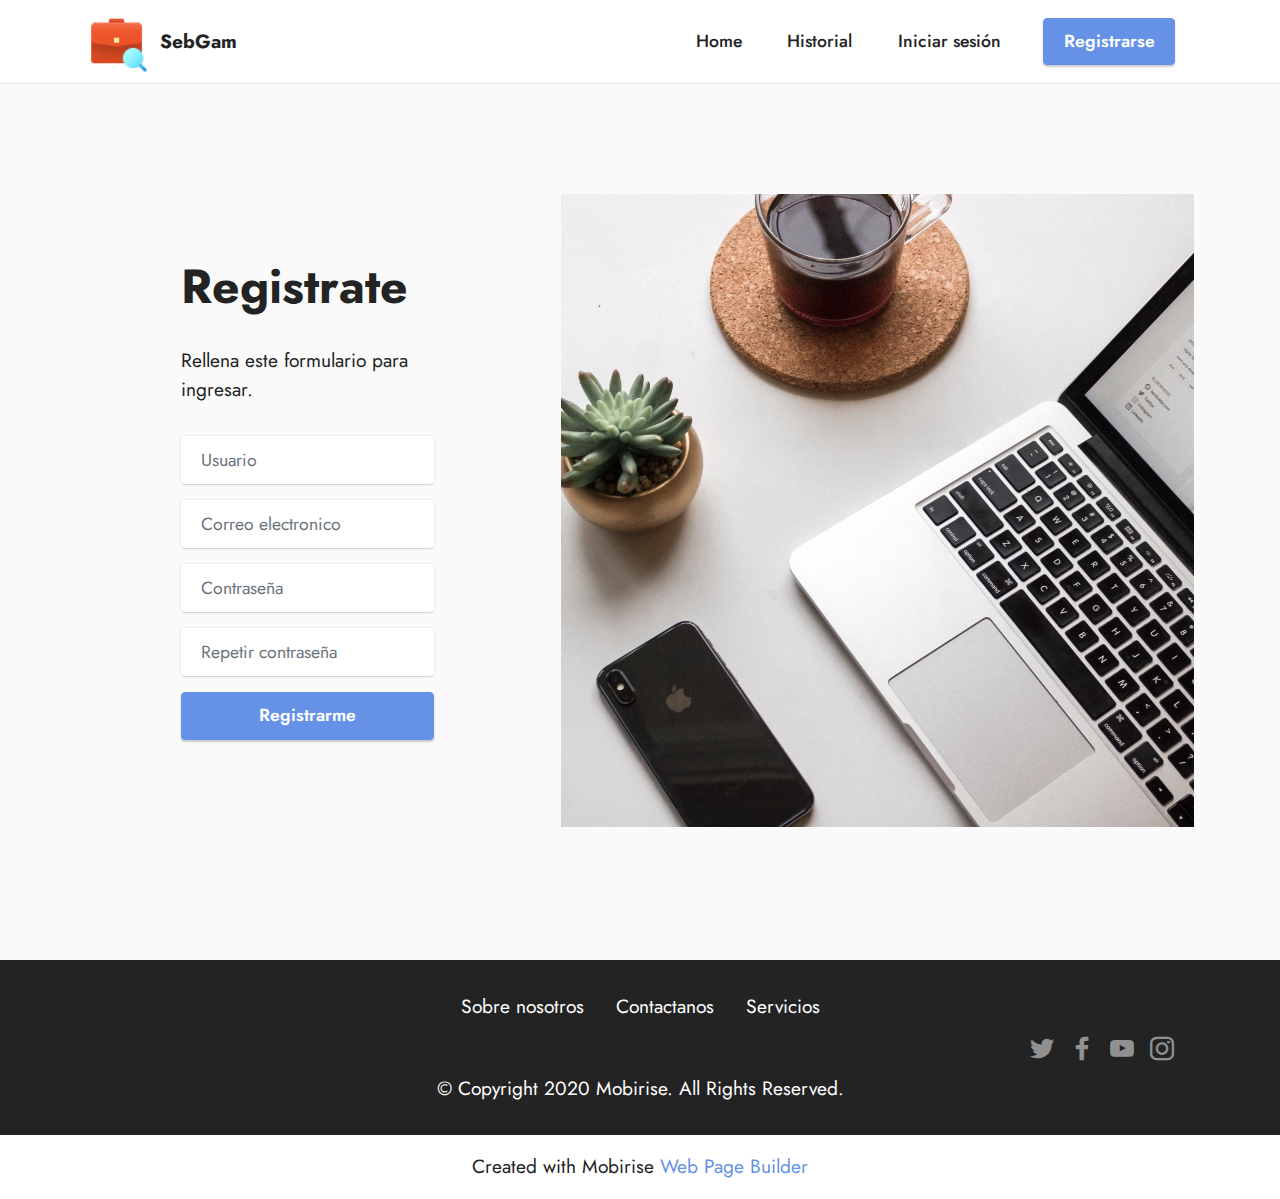
<file: registro.html>
<!DOCTYPE html>
<html>
  <head>
    <!-- Google tag (gtag.js) -->
    <script
      async
      src="https://www.googletagmanager.com/gtag/js?id=G-YE89L6E0DD"
    ></script>
    <script>
      window.dataLayer = window.dataLayer || [];
      function gtag() {
        dataLayer.push(arguments);
      }
      gtag("js", new Date());

      gtag("config", "G-YE89L6E0DD");
    </script>
    <!-- Site made with Mobirise Website Builder v5.6.13, https://mobirise.com -->
    <meta charset="UTF-8" />
    <meta http-equiv="X-UA-Compatible" content="IE=edge" />
    <meta name="generator" content="Mobirise v5.6.13, mobirise.com" />
    <meta name="twitter:card" content="summary_large_image" />
    <meta name="twitter:image:src" content="" />
    <meta property="og:image" content="" />
    <meta name="twitter:title" content="Registro" />
    <meta
      name="viewport"
      content="width=device-width, initial-scale=1, minimum-scale=1"
    />
    <link
      rel="shortcut icon"
      href="assets/images/icons8-job-seeker-48-48x48.png"
      type="image/x-icon"
    />
    <meta name="description" content="" />

    <title>Registro</title>
    <link rel="stylesheet" href="assets/bootstrap/css/bootstrap.min.css" />
    <link rel="stylesheet" href="assets/bootstrap/css/bootstrap-grid.min.css" />
    <link
      rel="stylesheet"
      href="assets/bootstrap/css/bootstrap-reboot.min.css"
    />
    <link rel="stylesheet" href="assets/dropdown/css/style.css" />
    <link rel="stylesheet" href="assets/socicon/css/styles.css" />
    <link rel="stylesheet" href="assets/theme/css/style.css" />
    <link
      rel="preload"
      href="https://fonts.googleapis.com/css?family=Jost:100,200,300,400,500,600,700,800,900,100i,200i,300i,400i,500i,600i,700i,800i,900i&display=swap"
      as="style"
      onload="this.onload=null;this.rel='stylesheet'"
    />
    <noscript
      ><link
        rel="stylesheet"
        href="https://fonts.googleapis.com/css?family=Jost:100,200,300,400,500,600,700,800,900,100i,200i,300i,400i,500i,600i,700i,800i,900i&display=swap"
    /></noscript>
    <link
      rel="preload"
      as="style"
      href="assets/mobirise/css/mbr-additional.css"
    />
    <link
      rel="stylesheet"
      href="assets/mobirise/css/mbr-additional.css"
      type="text/css"
    />
  </head>
  <body>
    <section
      data-bs-version="5.1"
      class="menu cid-s48OLK6784"
      once="menu"
      id="menu1-12"
    >
      <nav class="navbar navbar-dropdown navbar-fixed-top navbar-expand-lg">
        <div class="container">
          <div class="navbar-brand">
            <span class="navbar-logo">
              <a href="index.html">
                <img
                  src="assets/images/icons8-job-seeker-48-48x48.png"
                  alt="Mobirise Website Builder"
                  style="height: 3.8rem"
                />
              </a>
            </span>
            <span class="navbar-caption-wrap"
              ><a class="navbar-caption text-black display-7" href="index.html"
                >SebGam</a
              ></span
            >
          </div>
          <button
            class="navbar-toggler"
            type="button"
            data-toggle="collapse"
            data-bs-toggle="collapse"
            data-target="#navbarSupportedContent"
            data-bs-target="#navbarSupportedContent"
            aria-controls="navbarNavAltMarkup"
            aria-expanded="false"
            aria-label="Toggle navigation"
          >
            <div class="hamburger">
              <span></span>
              <span></span>
              <span></span>
              <span></span>
            </div>
          </button>
          <div class="collapse navbar-collapse" id="navbarSupportedContent">
            <ul class="navbar-nav nav-dropdown" data-app-modern-menu="true">
              <li class="nav-item">
                <a
                  class="nav-link link text-black text-primary display-4"
                  href="index.html"
                  >Home</a
                >
              </li>
              <li class="nav-item">
                <a
                  class="nav-link link text-black text-primary display-4"
                  href="historial.html"
                  >Historial</a
                >
              </li>
              <li class="nav-item">
                <a
                  class="nav-link link text-black text-primary display-4"
                  href="inicio-sesion.html"
                  >Iniciar sesión</a
                >
              </li>
            </ul>

            <div class="navbar-buttons mbr-section-btn">
              <a class="btn btn-primary display-4" href="registro.html"
                >Registrarse</a
              >
            </div>
          </div>
        </div>
      </nav>
    </section>

    <section
      data-bs-version="5.1"
      class="form4 cid-tm44Vj7KQv mbr-fullscreen"
      id="form4-1e"
    >
      <div class="container">
        <div class="row content-wrapper justify-content-center">
          <div class="col-lg-3 offset-lg-1 mbr-form" data-form-type="formoid">
            <form
              action="https://mobirise.eu/"
              method="POST"
              class="mbr-form form-with-styler"
              data-form-title="Form Name"
            >
              <input
                type="hidden"
                name="email"
                data-form-email="true"
                value="lbzYCksnfnfaNblzm7UKytjfB4OW8zMDO/Onrs85M//hVmPeRHFwhsLX79pCioSwlolX39ylz23c7b2UaO0EuC3jfCIJ0DUXkM8W1OuT6Du/rVP3un/HCm/yjOPwZKsM"
              />
              <div class="row">
                <div
                  hidden="hidden"
                  data-form-alert=""
                  class="alert alert-success col-12"
                >
                  Thanks for filling out the form!
                </div>
                <div
                  hidden="hidden"
                  data-form-alert-danger=""
                  class="alert alert-danger col-12"
                >
                  Oops...! some problem!
                </div>
              </div>
              <div class="dragArea row">
                <div class="col-lg-12 col-md-12 col-sm-12">
                  <h1 class="mbr-section-title mb-4 display-2">
                    <strong>Registrate</strong>
                  </h1>
                </div>
                <div class="col-lg-12 col-md-12 col-sm-12">
                  <p class="mbr-text mbr-fonts-style mb-4 display-7">
                    Rellena este formulario para ingresar.
                  </p>
                </div>
                <div
                  class="col-lg-12 col-md col-12 form-group mb-3"
                  data-for="name"
                >
                  <input
                    type="text"
                    name="name"
                    placeholder="Usuario"
                    data-form-field="name"
                    class="form-control"
                    value=""
                    id="name-form4-1e"
                  />
                </div>
                <div
                  class="col-lg-12 col-md col-12 form-group mb-3"
                  data-for="email"
                >
                  <input
                    type="email"
                    name="email"
                    placeholder="Correo electronico"
                    data-form-field="email"
                    class="form-control"
                    value=""
                    id="email-form4-1e"
                  />
                </div>
                <div
                  class="col-lg-12 col-md col-12 form-group mb-3"
                  data-for="password"
                >
                  <input
                    type="password"
                    name="password"
                    placeholder="Contraseña"
                    data-form-field="password"
                    class="form-control"
                    value=""
                    id="password-form4-1e"
                  />
                </div>
                <div
                  class="col-lg-12 col-md col-12 form-group mb-3"
                  data-for="repeat-password"
                >
                  <input
                    type="password"
                    name="repeat-password"
                    placeholder="Repetir contraseña"
                    data-form-field="repeat-password"
                    class="form-control"
                    value=""
                    id="repeat-password-form4-1e"
                  />
                </div>
                <div class="col-12 col-md-auto mbr-section-btn">
                  <button type="submit" class="btn btn-primary display-4">
                    Registrarme
                  </button>
                </div>
              </div>
            </form>
          </div>
          <div class="col-lg-7 offset-lg-1 col-12">
            <div class="image-wrapper">
              <img
                class="w-100"
                src="assets/images/ben-kolde-fapxz88yzrw-unsplash-1266x1266.jpg"
                alt="Mobirise Website Builder"
              />
            </div>
          </div>
        </div>
      </div>
    </section>

    <section
      data-bs-version="5.1"
      class="footer3 cid-s48P1Icc8J"
      once="footers"
      id="footer3-13"
    >
      <div class="container">
        <div class="media-container-row align-center mbr-white">
          <div class="row row-links">
            <ul class="foot-menu">
              <li class="foot-menu-item mbr-fonts-style display-7">
                Sobre nosotros
              </li>
              <li class="foot-menu-item mbr-fonts-style display-7">
                Contactanos
              </li>
              <li class="foot-menu-item mbr-fonts-style display-7">
                Servicios
              </li>
            </ul>
          </div>
          <div class="row social-row">
            <div class="social-list align-right pb-2">
              <div class="soc-item">
                <a href="https://twitter.com/mobirise" target="_blank">
                  <span
                    class="socicon-twitter socicon mbr-iconfont mbr-iconfont-social"
                  ></span>
                </a>
              </div>
              <div class="soc-item">
                <a
                  href="https://www.facebook.com/pages/Mobirise/1616226671953247"
                  target="_blank"
                >
                  <span
                    class="socicon-facebook socicon mbr-iconfont mbr-iconfont-social"
                  ></span>
                </a>
              </div>
              <div class="soc-item">
                <a href="https://www.youtube.com/c/mobirise" target="_blank">
                  <span
                    class="socicon-youtube socicon mbr-iconfont mbr-iconfont-social"
                  ></span>
                </a>
              </div>
              <div class="soc-item">
                <a href="https://instagram.com/mobirise" target="_blank">
                  <span
                    class="mbr-iconfont mbr-iconfont-social socicon-instagram socicon"
                  ></span>
                </a>
              </div>
            </div>
          </div>
          <div class="row row-copirayt">
            <p
              class="mbr-text mb-0 mbr-fonts-style mbr-white align-center display-7"
            >
              © Copyright 2020 Mobirise. All Rights Reserved.
            </p>
          </div>
        </div>
      </div>
    </section>
    <section
      class="display-7"
      style="
        padding: 0;
        align-items: center;
        justify-content: center;
        flex-wrap: wrap;
        align-content: center;
        display: flex;
        position: relative;
        height: 4rem;
      "
    >
      <a
        href="https://mobiri.se/2899350"
        style="
          flex: 1 1;
          height: 4rem;
          position: absolute;
          width: 100%;
          z-index: 1;
        "
        ><img
          alt=""
          style="height: 4rem"
          src="[data-uri]"
      /></a>
      <p style="margin: 0; text-align: center" class="display-7">
        Created with Mobirise &#8204;
      </p>
      <a style="z-index: 1" href="https://mobirise.com/web-page-maker.html"
        >Web Page Builder</a
      >
    </section>
    <script src="assets/bootstrap/js/bootstrap.bundle.min.js"></script>
    <script src="assets/smoothscroll/smooth-scroll.js"></script>
    <script src="assets/ytplayer/index.js"></script>
    <script src="assets/dropdown/js/navbar-dropdown.js"></script>
    <script src="assets/theme/js/script.js"></script>
    <script src="assets/formoid/formoid.min.js"></script>
  </body>
</html>
</file>
<file: assets/web/assets/mobirise-icons2/mobirise2.css>
@font-face {
  font-family: 'Moririse2';
  font-display: swap;
  src:  url('mobirise2.eot?f2bix4');
  src:  url('mobirise2.eot?f2bix4#iefix') format('embedded-opentype'),
    url('mobirise2.ttf?f2bix4') format('truetype'),
    url('mobirise2.woff?f2bix4') format('woff'),
    url('mobirise2.svg?f2bix4#mobirise2') format('svg');
  font-weight: normal;
  font-style: normal;
}

[class^="mobi-"], [class*=" mobi-"] {
  /* use !important to prevent issues with browser extensions that change fonts */
  font-family: 'Moririse2' !important;
  speak: none;
  font-style: normal;
  font-weight: normal;
  font-variant: normal;
  text-transform: none;
  line-height: 1;

  /* Better Font Rendering =========== */
  -webkit-font-smoothing: antialiased;
  -moz-osx-font-smoothing: grayscale;
}

.mobi-mbri-add-submenu:before {
  content: "\e900";
}
.mobi-mbri-alert:before {
  content: "\e901";
}
.mobi-mbri-align-center:before {
  content: "\e902";
}
.mobi-mbri-align-justify:before {
  content: "\e903";
}
.mobi-mbri-align-left:before {
  content: "\e904";
}
.mobi-mbri-align-right:before {
  content: "\e905";
}
.mobi-mbri-android:before {
  content: "\e906";
}
.mobi-mbri-apple:before {
  content: "\e907";
}
.mobi-mbri-arrow-down:before {
  content: "\e908";
}
.mobi-mbri-arrow-next:before {
  content: "\e909";
}
.mobi-mbri-arrow-prev:before {
  content: "\e90a";
}
.mobi-mbri-arrow-up:before {
  content: "\e90b";
}
.mobi-mbri-bold:before {
  content: "\e90c";
}
.mobi-mbri-bookmark:before {
  content: "\e90d";
}
.mobi-mbri-bootstrap:before {
  content: "\e90e";
}
.mobi-mbri-briefcase:before {
  content: "\e90f";
}
.mobi-mbri-browse:before {
  content: "\e910";
}
.mobi-mbri-bulleted-list:before {
  content: "\e911";
}
.mobi-mbri-calendar:before {
  content: "\e912";
}
.mobi-mbri-camera:before {
  content: "\e913";
}
.mobi-mbri-cart-add:before {
  content: "\e914";
}
.mobi-mbri-cart-full:before {
  content: "\e915";
}
.mobi-mbri-cash:before {
  content: "\e916";
}
.mobi-mbri-change-style:before {
  content: "\e917";
}
.mobi-mbri-chat:before {
  content: "\e918";
}
.mobi-mbri-clock:before {
  content: "\e919";
}
.mobi-mbri-close:before {
  content: "\e91a";
}
.mobi-mbri-cloud:before {
  content: "\e91b";
}
.mobi-mbri-code:before {
  content: "\e91c";
}
.mobi-mbri-contact-form:before {
  content: "\e91d";
}
.mobi-mbri-credit-card:before {
  content: "\e91e";
}
.mobi-mbri-cursor-click:before {
  content: "\e91f";
}
.mobi-mbri-cust-feedback:before {
  content: "\e920";
}
.mobi-mbri-database:before {
  content: "\e921";
}
.mobi-mbri-delivery:before {
  content: "\e922";
}
.mobi-mbri-desktop:before {
  content: "\e923";
}
.mobi-mbri-devices:before {
  content: "\e924";
}
.mobi-mbri-down:before {
  content: "\e925";
}
.mobi-mbri-download-2:before {
  content: "\e926";
}
.mobi-mbri-download:before {
  content: "\e927";
}
.mobi-mbri-drag-n-drop-2:before {
  content: "\e928";
}
.mobi-mbri-drag-n-drop:before {
  content: "\e929";
}
.mobi-mbri-edit-2:before {
  content: "\e92a";
}
.mobi-mbri-edit:before {
  content: "\e92b";
}
.mobi-mbri-error:before {
  content: "\e92c";
}
.mobi-mbri-extension:before {
  content: "\e92d";
}
.mobi-mbri-features:before {
  content: "\e92e";
}
.mobi-mbri-file:before {
  content: "\e92f";
}
.mobi-mbri-flag:before {
  content: "\e930";
}
.mobi-mbri-folder:before {
  content: "\e931";
}
.mobi-mbri-gift:before {
  content: "\e932";
}
.mobi-mbri-github:before {
  content: "\e933";
}
.mobi-mbri-globe-2:before {
  content: "\e934";
}
.mobi-mbri-globe:before {
  content: "\e935";
}
.mobi-mbri-growing-chart:before {
  content: "\e936";
}
.mobi-mbri-hearth:before {
  content: "\e937";
}
.mobi-mbri-help:before {
  content: "\e938";
}
.mobi-mbri-home:before {
  content: "\e939";
}
.mobi-mbri-hot-cup:before {
  content: "\e93a";
}
.mobi-mbri-idea:before {
  content: "\e93b";
}
.mobi-mbri-image-gallery:before {
  content: "\e93c";
}
.mobi-mbri-image-slider:before {
  content: "\e93d";
}
.mobi-mbri-info:before {
  content: "\e93e";
}
.mobi-mbri-italic:before {
  content: "\e93f";
}
.mobi-mbri-key:before {
  content: "\e940";
}
.mobi-mbri-laptop:before {
  content: "\e941";
}
.mobi-mbri-layers:before {
  content: "\e942";
}
.mobi-mbri-left-right:before {
  content: "\e943";
}
.mobi-mbri-left:before {
  content: "\e944";
}
.mobi-mbri-letter:before {
  content: "\e945";
}
.mobi-mbri-like:before {
  content: "\e946";
}
.mobi-mbri-link:before {
  content: "\e947";
}
.mobi-mbri-lock:before {
  content: "\e948";
}
.mobi-mbri-login:before {
  content: "\e949";
}
.mobi-mbri-logout:before {
  content: "\e94a";
}
.mobi-mbri-magic-stick:before {
  content: "\e94b";
}
.mobi-mbri-map-pin:before {
  content: "\e94c";
}
.mobi-mbri-menu:before {
  content: "\e94d";
}
.mobi-mbri-mobile-2:before {
  content: "\e94e";
}
.mobi-mbri-mobile-horizontal:before {
  content: "\e94f";
}
.mobi-mbri-mobile:before {
  content: "\e950";
}
.mobi-mbri-mobirise:before {
  content: "\e951";
}
.mobi-mbri-more-horizontal:before {
  content: "\e952";
}
.mobi-mbri-more-vertical:before {
  content: "\e953";
}
.mobi-mbri-music:before {
  content: "\e954";
}
.mobi-mbri-new-file:before {
  content: "\e955";
}
.mobi-mbri-numbered-list:before {
  content: "\e956";
}
.mobi-mbri-opened-folder:before {
  content: "\e957";
}
.mobi-mbri-pages:before {
  content: "\e958";
}
.mobi-mbri-paper-plane:before {
  content: "\e959";
}
.mobi-mbri-paperclip:before {
  content: "\e95a";
}
.mobi-mbri-phone:before {
  content: "\e95b";
}
.mobi-mbri-photo:before {
  content: "\e95c";
}
.mobi-mbri-photos:before {
  content: "\e95d";
}
.mobi-mbri-pin:before {
  content: "\e95e";
}
.mobi-mbri-play:before {
  content: "\e95f";
}
.mobi-mbri-plus:before {
  content: "\e960";
}
.mobi-mbri-preview:before {
  content: "\e961";
}
.mobi-mbri-print:before {
  content: "\e962";
}
.mobi-mbri-protect:before {
  content: "\e963";
}
.mobi-mbri-question:before {
  content: "\e964";
}
.mobi-mbri-quote-left:before {
  content: "\e965";
}
.mobi-mbri-quote-right:before {
  content: "\e966";
}
.mobi-mbri-redo:before {
  content: "\e967";
}
.mobi-mbri-refresh:before {
  content: "\e968";
}
.mobi-mbri-responsive-2:before {
  content: "\e969";
}
.mobi-mbri-responsive:before {
  content: "\e96a";
}
.mobi-mbri-right:before {
  content: "\e96b";
}
.mobi-mbri-rocket:before {
  content: "\e96c";
}
.mobi-mbri-sad-face:before {
  content: "\e96d";
}
.mobi-mbri-sale:before {
  content: "\e96e";
}
.mobi-mbri-save:before {
  content: "\e96f";
}
.mobi-mbri-search:before {
  content: "\e970";
}
.mobi-mbri-setting-2:before {
  content: "\e971";
}
.mobi-mbri-setting-3:before {
  content: "\e972";
}
.mobi-mbri-setting:before {
  content: "\e973";
}
.mobi-mbri-share:before {
  content: "\e974";
}
.mobi-mbri-shopping-bag:before {
  content: "\e975";
}
.mobi-mbri-shopping-basket:before {
  content: "\e976";
}
.mobi-mbri-shopping-cart:before {
  content: "\e977";
}
.mobi-mbri-sites:before {
  content: "\e978";
}
.mobi-mbri-smile-face:before {
  content: "\e979";
}
.mobi-mbri-speed:before {
  content: "\e97a";
}
.mobi-mbri-star:before {
  content: "\e97b";
}
.mobi-mbri-success:before {
  content: "\e97c";
}
.mobi-mbri-sun:before {
  content: "\e97d";
}
.mobi-mbri-sun2:before {
  content: "\e97e";
}
.mobi-mbri-tablet-vertical:before {
  content: "\e97f";
}
.mobi-mbri-tablet:before {
  content: "\e980";
}
.mobi-mbri-target:before {
  content: "\e981";
}
.mobi-mbri-timer:before {
  content: "\e982";
}
.mobi-mbri-to-ftp:before {
  content: "\e983";
}
.mobi-mbri-to-local-drive:before {
  content: "\e984";
}
.mobi-mbri-touch-swipe:before {
  content: "\e985";
}
.mobi-mbri-touch:before {
  content: "\e986";
}
.mobi-mbri-trash:before {
  content: "\e987";
}
.mobi-mbri-underline:before {
  content: "\e988";
}
.mobi-mbri-undo:before {
  content: "\e989";
}
.mobi-mbri-unlink:before {
  content: "\e98a";
}
.mobi-mbri-unlock:before {
  content: "\e98b";
}
.mobi-mbri-up-down:before {
  content: "\e98c";
}
.mobi-mbri-up:before {
  content: "\e98d";
}
.mobi-mbri-update:before {
  content: "\e98e";
}
.mobi-mbri-upload-2:before {
  content: "\e98f";
}
.mobi-mbri-upload:before {
  content: "\e990";
}
.mobi-mbri-user-2:before {
  content: "\e991";
}
.mobi-mbri-user:before {
  content: "\e992";
}
.mobi-mbri-users:before {
  content: "\e993";
}
.mobi-mbri-video-play:before {
  content: "\e994";
}
.mobi-mbri-video:before {
  content: "\e995";
}
.mobi-mbri-watch:before {
  content: "\e996";
}
.mobi-mbri-website-theme-2:before {
  content: "\e997";
}
.mobi-mbri-website-theme:before {
  content: "\e998";
}
.mobi-mbri-wifi:before {
  content: "\e999";
}
.mobi-mbri-windows:before {
  content: "\e99a";
}
.mobi-mbri-zoom-in:before {
  content: "\e99b";
}
.mobi-mbri-zoom-out:before {
  content: "\e99c";
}
</file>
<file: assets/dropdown/css/style.css>
.navbar-dropdown {
  left: 0;
  padding: 0;
  position: absolute;
  right: 0;
  top: 0;
  transition: all 0.45s ease;
  z-index: 1030;
  background: #282828; }
  .navbar-dropdown .navbar-logo {
    margin-right: 0.8rem;
    transition: margin 0.3s ease-in-out;
    vertical-align: middle; }
    .navbar-dropdown .navbar-logo img {
      height: 3.125rem;
      transition: all 0.3s ease-in-out; }
    .navbar-dropdown .navbar-logo.mbr-iconfont {
      font-size: 3.125rem;
      line-height: 3.125rem; }
  .navbar-dropdown .navbar-caption {
    font-weight: 700;
    white-space: normal;
    vertical-align: -4px;
    line-height: 3.125rem !important; }
    .navbar-dropdown .navbar-caption, .navbar-dropdown .navbar-caption:hover {
      color: inherit;
      text-decoration: none; }
  .navbar-dropdown .mbr-iconfont + .navbar-caption {
    vertical-align: -1px; }
  .navbar-dropdown.navbar-fixed-top {
    position: fixed; }
  .navbar-dropdown .navbar-brand span {
    vertical-align: -4px; }
  .navbar-dropdown.bg-color.transparent {
    background: none; }
  .navbar-dropdown.navbar-short .navbar-brand {
    padding: 0.625rem 0; }
    .navbar-dropdown.navbar-short .navbar-brand span {
      vertical-align: -1px; }
  .navbar-dropdown.navbar-short .navbar-caption {
    line-height: 2.375rem !important;
    vertical-align: -2px; }
  .navbar-dropdown.navbar-short .navbar-logo {
    margin-right: 0.5rem; }
    .navbar-dropdown.navbar-short .navbar-logo img {
      height: 2.375rem; }
    .navbar-dropdown.navbar-short .navbar-logo.mbr-iconfont {
      font-size: 2.375rem;
      line-height: 2.375rem; }
  .navbar-dropdown.navbar-short .mbr-table-cell {
    height: 3.625rem; }
  .navbar-dropdown .navbar-close {
    left: 0.6875rem;
    position: fixed;
    top: 0.75rem;
    z-index: 1000; }
  .navbar-dropdown .hamburger-icon {
    content: "";
    display: inline-block;
    vertical-align: middle;
    width: 16px;
    -webkit-box-shadow: 0 -6px 0 1px #282828,0 0 0 1px #282828,0 6px 0 1px #282828;
    -moz-box-shadow: 0 -6px 0 1px #282828,0 0 0 1px #282828,0 6px 0 1px #282828;
    box-shadow: 0 -6px 0 1px #282828,0 0 0 1px #282828,0 6px 0 1px #282828; }

.dropdown-menu .dropdown-toggle[data-toggle="dropdown-submenu"]::after {
  border-bottom: 0.35em solid transparent;
  border-left: 0.35em solid;
  border-right: 0;
  border-top: 0.35em solid transparent;
  margin-left: 0.3rem; }

.dropdown-menu .dropdown-item:focus {
  outline: 0; }

.nav-dropdown {
  font-size: 0.75rem;
  font-weight: 500;
  height: auto !important; }
  .nav-dropdown .nav-btn {
    padding-left: 1rem; }
  .nav-dropdown .link {
    margin: .667em 1.667em;
    font-weight: 500;
    padding: 0;
    transition: color .2s ease-in-out; }
    .nav-dropdown .link.dropdown-toggle {
      margin-right: 2.583em; }
      .nav-dropdown .link.dropdown-toggle::after {
        margin-left: .25rem;
        border-top: 0.35em solid;
        border-right: 0.35em solid transparent;
        border-left: 0.35em solid transparent;
        border-bottom: 0; }
      .nav-dropdown .link.dropdown-toggle[aria-expanded="true"] {
        margin: 0;
        padding: 0.667em 3.263em  0.667em 1.667em; }
  .nav-dropdown .link::after,
  .nav-dropdown .dropdown-item::after {
    color: inherit; }
  .nav-dropdown .btn {
    font-size: 0.75rem;
    font-weight: 700;
    letter-spacing: 0;
    margin-bottom: 0;
    padding-left: 1.25rem;
    padding-right: 1.25rem; }
  .nav-dropdown .dropdown-menu {
    border-radius: 0;
    border: 0;
    left: 0;
    margin: 0;
    padding-bottom: 1.25rem;
    padding-top: 1.25rem;
    position: relative; }
  .nav-dropdown .dropdown-submenu {
    margin-left: 0.125rem;
    top: 0; }
  .nav-dropdown .dropdown-item {
    font-weight: 500;
    line-height: 2;
    padding: 0.3846em 4.615em 0.3846em 1.5385em;
    position: relative;
    transition: color .2s ease-in-out, background-color .2s ease-in-out; }
    .nav-dropdown .dropdown-item::after {
      margin-top: -0.3077em;
      position: absolute;
      right: 1.1538em;
      top: 50%; }
    .nav-dropdown .dropdown-item:focus, .nav-dropdown .dropdown-item:hover {
      background: none; }

@media (max-width: 767px) {
  .nav-dropdown.navbar-toggleable-sm {
    bottom: 0;
    display: none;
    left: 0;
    overflow-x: hidden;
    position: fixed;
    top: 0;
    transform: translateX(-100%);
    -ms-transform: translateX(-100%);
    -webkit-transform: translateX(-100%);
    width: 18.75rem;
    z-index: 999; } }
.nav-dropdown.navbar-toggleable-xl {
  bottom: 0;
  display: none;
  left: 0;
  overflow-x: hidden;
  position: fixed;
  top: 0;
  transform: translateX(-100%);
  -ms-transform: translateX(-100%);
  -webkit-transform: translateX(-100%);
  width: 18.75rem;
  z-index: 999; }

.nav-dropdown-sm {
  display: block !important;
  overflow-x: hidden;
  overflow: auto;
  padding-top: 3.875rem; }
  .nav-dropdown-sm::after {
    content: "";
    display: block;
    height: 3rem;
    width: 100%; }
  .nav-dropdown-sm.collapse.in ~ .navbar-close {
    display: block !important; }
  .nav-dropdown-sm.collapsing, .nav-dropdown-sm.collapse.in {
    transform: translateX(0);
    -ms-transform: translateX(0);
    -webkit-transform: translateX(0);
    transition: all 0.25s ease-out;
    -webkit-transition: all 0.25s ease-out;
    background: #282828; }
  .nav-dropdown-sm.collapsing[aria-expanded="false"] {
    transform: translateX(-100%);
    -ms-transform: translateX(-100%);
    -webkit-transform: translateX(-100%); }
  .nav-dropdown-sm .nav-item {
    display: block;
    margin-left: 0 !important;
    padding-left: 0; }
  .nav-dropdown-sm .link,
  .nav-dropdown-sm .dropdown-item {
    border-top: 1px dotted rgba(255, 255, 255, 0.1);
    font-size: 0.8125rem;
    line-height: 1.6;
    margin: 0 !important;
    padding: 0.875rem 2.4rem 0.875rem 1.5625rem !important;
    position: relative;
    white-space: normal; }
    .nav-dropdown-sm .link:focus, .nav-dropdown-sm .link:hover,
    .nav-dropdown-sm .dropdown-item:focus,
    .nav-dropdown-sm .dropdown-item:hover {
      background: rgba(0, 0, 0, 0.2) !important;
      color: #c0a375; }
  .nav-dropdown-sm .nav-btn {
    position: relative;
    padding: 1.5625rem 1.5625rem 0 1.5625rem; }
    .nav-dropdown-sm .nav-btn::before {
      border-top: 1px dotted rgba(255, 255, 255, 0.1);
      content: "";
      left: 0;
      position: absolute;
      top: 0;
      width: 100%; }
    .nav-dropdown-sm .nav-btn + .nav-btn {
      padding-top: 0.625rem; }
      .nav-dropdown-sm .nav-btn + .nav-btn::before {
        display: none; }
  .nav-dropdown-sm .btn {
    padding: 0.625rem 0; }
  .nav-dropdown-sm .dropdown-toggle[data-toggle="dropdown-submenu"]::after {
    margin-left: .25rem;
    border-top: 0.35em solid;
    border-right: 0.35em solid transparent;
    border-left: 0.35em solid transparent;
    border-bottom: 0; }
  .nav-dropdown-sm .dropdown-toggle[data-toggle="dropdown-submenu"][aria-expanded="true"]::after {
    border-top: 0;
    border-right: 0.35em solid transparent;
    border-left: 0.35em solid transparent;
    border-bottom: 0.35em solid; }
  .nav-dropdown-sm .dropdown-menu {
    margin: 0;
    padding: 0;
    position: relative;
    top: 0;
    left: 0;
    width: 100%;
    border: 0;
    float: none;
    border-radius: 0;
    background: none; }
  .nav-dropdown-sm .dropdown-submenu {
    left: 100%;
    margin-left: 0.125rem;
    margin-top: -1.25rem;
    top: 0; }

.navbar-toggleable-sm .nav-dropdown .dropdown-menu {
  position: absolute; }

.navbar-toggleable-sm .nav-dropdown .dropdown-submenu {
  left: 100%;
  margin-left: 0.125rem;
  margin-top: -1.25rem;
  top: 0; }

.navbar-toggleable-sm.opened .nav-dropdown .dropdown-menu {
  position: relative; }

.navbar-toggleable-sm.opened .nav-dropdown .dropdown-submenu {
  left: 0;
  margin-left: 00rem;
  margin-top: 0rem;
  top: 0; }

.is-builder .nav-dropdown.collapsing {
  transition: none !important; }
</file>
<file: assets/socicon/css/styles.css>
@charset "UTF-8";

@font-face {
  font-family: 'Socicon';
  src:  url('../fonts/socicon.eot');
  src:  url('../fonts/socicon.eot?#iefix') format('embedded-opentype'),
    url('../fonts/socicon.woff2') format('woff2'),
    url('../fonts/socicon.ttf') format('truetype'),
    url('../fonts/socicon.woff') format('woff'),
    url('../fonts/socicon.svg#socicon') format('svg');
  font-weight: normal;
  font-style: normal;
  font-display: swap;
}

[data-icon]:before {
  font-family: "socicon" !important;
  content: attr(data-icon);
  font-style: normal !important;
  font-weight: normal !important;
  font-variant: normal !important;
  text-transform: none !important;
  speak: none;
  line-height: 1;
  -webkit-font-smoothing: antialiased;
  -moz-osx-font-smoothing: grayscale;
}

[class^="socicon-"], [class*=" socicon-"] {
  /* use !important to prevent issues with browser extensions that change fonts */
  font-family: 'Socicon' !important;
  speak: none;
  font-style: normal;
  font-weight: normal;
  font-variant: normal;
  text-transform: none;
  line-height: 1;

  /* Better Font Rendering =========== */
  -webkit-font-smoothing: antialiased;
  -moz-osx-font-smoothing: grayscale;
}

.socicon-eitaa:before {
  content: "\e97c";
}
.socicon-soroush:before {
  content: "\e97d";
}
.socicon-bale:before {
  content: "\e97e";
}
.socicon-zazzle:before {
  content: "\e97b";
}
.socicon-society6:before {
  content: "\e97a";
}
.socicon-redbubble:before {
  content: "\e979";
}
.socicon-avvo:before {
  content: "\e978";
}
.socicon-stitcher:before {
  content: "\e977";
}
.socicon-googlehangouts:before {
  content: "\e974";
}
.socicon-dlive:before {
  content: "\e975";
}
.socicon-vsco:before {
  content: "\e976";
}
.socicon-flipboard:before {
  content: "\e973";
}
.socicon-ubuntu:before {
  content: "\e958";
}
.socicon-artstation:before {
  content: "\e959";
}
.socicon-invision:before {
  content: "\e95a";
}
.socicon-torial:before {
  content: "\e95b";
}
.socicon-collectorz:before {
  content: "\e95c";
}
.socicon-seenthis:before {
  content: "\e95d";
}
.socicon-googleplaymusic:before {
  content: "\e95e";
}
.socicon-debian:before {
  content: "\e95f";
}
.socicon-filmfreeway:before {
  content: "\e960";
}
.socicon-gnome:before {
  content: "\e961";
}
.socicon-itchio:before {
  content: "\e962";
}
.socicon-jamendo:before {
  content: "\e963";
}
.socicon-mix:before {
  content: "\e964";
}
.socicon-sharepoint:before {
  content: "\e965";
}
.socicon-tinder:before {
  content: "\e966";
}
.socicon-windguru:before {
  content: "\e967";
}
.socicon-cdbaby:before {
  content: "\e968";
}
.socicon-elementaryos:before {
  content: "\e969";
}
.socicon-stage32:before {
  content: "\e96a";
}
.socicon-tiktok:before {
  content: "\e96b";
}
.socicon-gitter:before {
  content: "\e96c";
}
.socicon-letterboxd:before {
  content: "\e96d";
}
.socicon-threema:before {
  content: "\e96e";
}
.socicon-splice:before {
  content: "\e96f";
}
.socicon-metapop:before {
  content: "\e970";
}
.socicon-naver:before {
  content: "\e971";
}
.socicon-remote:before {
  content: "\e972";
}
.socicon-internet:before {
  content: "\e957";
}
.socicon-moddb:before {
  content: "\e94b";
}
.socicon-indiedb:before {
  content: "\e94c";
}
.socicon-traxsource:before {
  content: "\e94d";
}
.socicon-gamefor:before {
  content: "\e94e";
}
.socicon-pixiv:before {
  content: "\e94f";
}
.socicon-myanimelist:before {
  content: "\e950";
}
.socicon-blackberry:before {
  content: "\e951";
}
.socicon-wickr:before {
  content: "\e952";
}
.socicon-spip:before {
  content: "\e953";
}
.socicon-napster:before {
  content: "\e954";
}
.socicon-beatport:before {
  content: "\e955";
}
.socicon-hackerone:before {
  content: "\e956";
}
.socicon-hackernews:before {
  content: "\e946";
}
.socicon-smashwords:before {
  content: "\e947";
}
.socicon-kobo:before {
  content: "\e948";
}
.socicon-bookbub:before {
  content: "\e949";
}
.socicon-mailru:before {
  content: "\e94a";
}
.socicon-gitlab:before {
  content: "\e945";
}
.socicon-instructables:before {
  content: "\e944";
}
.socicon-portfolio:before {
  content: "\e943";
}
.socicon-codered:before {
  content: "\e940";
}
.socicon-origin:before {
  content: "\e941";
}
.socicon-nextdoor:before {
  content: "\e942";
}
.socicon-udemy:before {
  content: "\e93f";
}
.socicon-livemaster:before {
  content: "\e93e";
}
.socicon-crunchbase:before {
  content: "\e93b";
}
.socicon-homefy:before {
  content: "\e93c";
}
.socicon-calendly:before {
  content: "\e93d";
}
.socicon-realtor:before {
  content: "\e90f";
}
.socicon-tidal:before {
  content: "\e910";
}
.socicon-qobuz:before {
  content: "\e911";
}
.socicon-natgeo:before {
  content: "\e912";
}
.socicon-mastodon:before {
  content: "\e913";
}
.socicon-unsplash:before {
  content: "\e914";
}
.socicon-homeadvisor:before {
  content: "\e915";
}
.socicon-angieslist:before {
  content: "\e916";
}
.socicon-codepen:before {
  content: "\e917";
}
.socicon-slack:before {
  content: "\e918";
}
.socicon-openaigym:before {
  content: "\e919";
}
.socicon-logmein:before {
  content: "\e91a";
}
.socicon-fiverr:before {
  content: "\e91b";
}
.socicon-gotomeeting:before {
  content: "\e91c";
}
.socicon-aliexpress:before {
  content: "\e91d";
}
.socicon-guru:before {
  content: "\e91e";
}
.socicon-appstore:before {
  content: "\e91f";
}
.socicon-homes:before {
  content: "\e920";
}
.socicon-zoom:before {
  content: "\e921";
}
.socicon-alibaba:before {
  content: "\e922";
}
.socicon-craigslist:before {
  content: "\e923";
}
.socicon-wix:before {
  content: "\e924";
}
.socicon-redfin:before {
  content: "\e925";
}
.socicon-googlecalendar:before {
  content: "\e926";
}
.socicon-shopify:before {
  content: "\e927";
}
.socicon-freelancer:before {
  content: "\e928";
}
.socicon-seedrs:before {
  content: "\e929";
}
.socicon-bing:before {
  content: "\e92a";
}
.socicon-doodle:before {
  content: "\e92b";
}
.socicon-bonanza:before {
  content: "\e92c";
}
.socicon-squarespace:before {
  content: "\e92d";
}
.socicon-toptal:before {
  content: "\e92e";
}
.socicon-gust:before {
  content: "\e92f";
}
.socicon-ask:before {
  content: "\e930";
}
.socicon-trulia:before {
  content: "\e931";
}
.socicon-loomly:before {
  content: "\e932";
}
.socicon-ghost:before {
  content: "\e933";
}
.socicon-upwork:before {
  content: "\e934";
}
.socicon-fundable:before {
  content: "\e935";
}
.socicon-booking:before {
  content: "\e936";
}
.socicon-googlemaps:before {
  content: "\e937";
}
.socicon-zillow:before {
  content: "\e938";
}
.socicon-niconico:before {
  content: "\e939";
}
.socicon-toneden:before {
  content: "\e93a";
}
.socicon-augment:before {
  content: "\e908";
}
.socicon-bitbucket:before {
  content: "\e909";
}
.socicon-fyuse:before {
  content: "\e90a";
}
.socicon-yt-gaming:before {
  content: "\e90b";
}
.socicon-sketchfab:before {
  content: "\e90c";
}
.socicon-mobcrush:before {
  content: "\e90d";
}
.socicon-microsoft:before {
  content: "\e90e";
}
.socicon-pandora:before {
  content: "\e907";
}
.socicon-messenger:before {
  content: "\e906";
}
.socicon-gamewisp:before {
  content: "\e905";
}
.socicon-bloglovin:before {
  content: "\e904";
}
.socicon-tunein:before {
  content: "\e903";
}
.socicon-gamejolt:before {
  content: "\e901";
}
.socicon-trello:before {
  content: "\e902";
}
.socicon-spreadshirt:before {
  content: "\e900";
}
.socicon-500px:before {
  content: "\e000";
}
.socicon-8tracks:before {
  content: "\e001";
}
.socicon-airbnb:before {
  content: "\e002";
}
.socicon-alliance:before {
  content: "\e003";
}
.socicon-amazon:before {
  content: "\e004";
}
.socicon-amplement:before {
  content: "\e005";
}
.socicon-android:before {
  content: "\e006";
}
.socicon-angellist:before {
  content: "\e007";
}
.socicon-apple:before {
  content: "\e008";
}
.socicon-appnet:before {
  content: "\e009";
}
.socicon-baidu:before {
  content: "\e00a";
}
.socicon-bandcamp:before {
  content: "\e00b";
}
.socicon-battlenet:before {
  content: "\e00c";
}
.socicon-mixer:before {
  content: "\e00d";
}
.socicon-bebee:before {
  content: "\e00e";
}
.socicon-bebo:before {
  content: "\e00f";
}
.socicon-behance:before {
  content: "\e010";
}
.socicon-blizzard:before {
  content: "\e011";
}
.socicon-blogger:before {
  content: "\e012";
}
.socicon-buffer:before {
  content: "\e013";
}
.socicon-chrome:before {
  content: "\e014";
}
.socicon-coderwall:before {
  content: "\e015";
}
.socicon-curse:before {
  content: "\e016";
}
.socicon-dailymotion:before {
  content: "\e017";
}
.socicon-deezer:before {
  content: "\e018";
}
.socicon-delicious:before {
  content: "\e019";
}
.socicon-deviantart:before {
  content: "\e01a";
}
.socicon-diablo:before {
  content: "\e01b";
}
.socicon-digg:before {
  content: "\e01c";
}
.socicon-discord:before {
  content: "\e01d";
}
.socicon-disqus:before {
  content: "\e01e";
}
.socicon-douban:before {
  content: "\e01f";
}
.socicon-draugiem:before {
  content: "\e020";
}
.socicon-dribbble:before {
  content: "\e021";
}
.socicon-drupal:before {
  content: "\e022";
}
.socicon-ebay:before {
  content: "\e023";
}
.socicon-ello:before {
  content: "\e024";
}
.socicon-endomodo:before {
  content: "\e025";
}
.socicon-envato:before {
  content: "\e026";
}
.socicon-etsy:before {
  content: "\e027";
}
.socicon-facebook:before {
  content: "\e028";
}
.socicon-feedburner:before {
  content: "\e029";
}
.socicon-filmweb:before {
  content: "\e02a";
}
.socicon-firefox:before {
  content: "\e02b";
}
.socicon-flattr:before {
  content: "\e02c";
}
.socicon-flickr:before {
  content: "\e02d";
}
.socicon-formulr:before {
  content: "\e02e";
}
.socicon-forrst:before {
  content: "\e02f";
}
.socicon-foursquare:before {
  content: "\e030";
}
.socicon-friendfeed:before {
  content: "\e031";
}
.socicon-github:before {
  content: "\e032";
}
.socicon-goodreads:before {
  content: "\e033";
}
.socicon-google:before {
  content: "\e034";
}
.socicon-googlescholar:before {
  content: "\e035";
}
.socicon-googlegroups:before {
  content: "\e036";
}
.socicon-googlephotos:before {
  content: "\e037";
}
.socicon-googleplus:before {
  content: "\e038";
}
.socicon-grooveshark:before {
  content: "\e039";
}
.socicon-hackerrank:before {
  content: "\e03a";
}
.socicon-hearthstone:before {
  content: "\e03b";
}
.socicon-hellocoton:before {
  content: "\e03c";
}
.socicon-heroes:before {
  content: "\e03d";
}
.socicon-smashcast:before {
  content: "\e03e";
}
.socicon-horde:before {
  content: "\e03f";
}
.socicon-houzz:before {
  content: "\e040";
}
.socicon-icq:before {
  content: "\e041";
}
.socicon-identica:before {
  content: "\e042";
}
.socicon-imdb:before {
  content: "\e043";
}
.socicon-instagram:before {
  content: "\e044";
}
.socicon-issuu:before {
  content: "\e045";
}
.socicon-istock:before {
  content: "\e046";
}
.socicon-itunes:before {
  content: "\e047";
}
.socicon-keybase:before {
  content: "\e048";
}
.socicon-lanyrd:before {
  content: "\e049";
}
.socicon-lastfm:before {
  content: "\e04a";
}
.socicon-line:before {
  content: "\e04b";
}
.socicon-linkedin:before {
  content: "\e04c";
}
.socicon-livejournal:before {
  content: "\e04d";
}
.socicon-lyft:before {
  content: "\e04e";
}
.socicon-macos:before {
  content: "\e04f";
}
.socicon-mail:before {
  content: "\e050";
}
.socicon-medium:before {
  content: "\e051";
}
.socicon-meetup:before {
  content: "\e052";
}
.socicon-mixcloud:before {
  content: "\e053";
}
.socicon-modelmayhem:before {
  content: "\e054";
}
.socicon-mumble:before {
  content: "\e055";
}
.socicon-myspace:before {
  content: "\e056";
}
.socicon-newsvine:before {
  content: "\e057";
}
.socicon-nintendo:before {
  content: "\e058";
}
.socicon-npm:before {
  content: "\e059";
}
.socicon-odnoklassniki:before {
  content: "\e05a";
}
.socicon-openid:before {
  content: "\e05b";
}
.socicon-opera:before {
  content: "\e05c";
}
.socicon-outlook:before {
  content: "\e05d";
}
.socicon-overwatch:before {
  content: "\e05e";
}
.socicon-patreon:before {
  content: "\e05f";
}
.socicon-paypal:before {
  content: "\e060";
}
.socicon-periscope:before {
  content: "\e061";
}
.socicon-persona:before {
  content: "\e062";
}
.socicon-pinterest:before {
  content: "\e063";
}
.socicon-play:before {
  content: "\e064";
}
.socicon-player:before {
  content: "\e065";
}
.socicon-playstation:before {
  content: "\e066";
}
.socicon-pocket:before {
  content: "\e067";
}
.socicon-qq:before {
  content: "\e068";
}
.socicon-quora:before {
  content: "\e069";
}
.socicon-raidcall:before {
  content: "\e06a";
}
.socicon-ravelry:before {
  content: "\e06b";
}
.socicon-reddit:before {
  content: "\e06c";
}
.socicon-renren:before {
  content: "\e06d";
}
.socicon-researchgate:before {
  content: "\e06e";
}
.socicon-residentadvisor:before {
  content: "\e06f";
}
.socicon-reverbnation:before {
  content: "\e070";
}
.socicon-rss:before {
  content: "\e071";
}
.socicon-sharethis:before {
  content: "\e072";
}
.socicon-skype:before {
  content: "\e073";
}
.socicon-slideshare:before {
  content: "\e074";
}
.socicon-smugmug:before {
  content: "\e075";
}
.socicon-snapchat:before {
  content: "\e076";
}
.socicon-songkick:before {
  content: "\e077";
}
.socicon-soundcloud:before {
  content: "\e078";
}
.socicon-spotify:before {
  content: "\e079";
}
.socicon-stackexchange:before {
  content: "\e07a";
}
.socicon-stackoverflow:before {
  content: "\e07b";
}
.socicon-starcraft:before {
  content: "\e07c";
}
.socicon-stayfriends:before {
  content: "\e07d";
}
.socicon-steam:before {
  content: "\e07e";
}
.socicon-storehouse:before {
  content: "\e07f";
}
.socicon-strava:before {
  content: "\e080";
}
.socicon-streamjar:before {
  content: "\e081";
}
.socicon-stumbleupon:before {
  content: "\e082";
}
.socicon-swarm:before {
  content: "\e083";
}
.socicon-teamspeak:before {
  content: "\e084";
}
.socicon-teamviewer:before {
  content: "\e085";
}
.socicon-technorati:before {
  content: "\e086";
}
.socicon-telegram:before {
  content: "\e087";
}
.socicon-tripadvisor:before {
  content: "\e088";
}
.socicon-tripit:before {
  content: "\e089";
}
.socicon-triplej:before {
  content: "\e08a";
}
.socicon-tumblr:before {
  content: "\e08b";
}
.socicon-twitch:before {
  content: "\e08c";
}
.socicon-twitter:before {
  content: "\e08d";
}
.socicon-uber:before {
  content: "\e08e";
}
.socicon-ventrilo:before {
  content: "\e08f";
}
.socicon-viadeo:before {
  content: "\e090";
}
.socicon-viber:before {
  content: "\e091";
}
.socicon-viewbug:before {
  content: "\e092";
}
.socicon-vimeo:before {
  content: "\e093";
}
.socicon-vine:before {
  content: "\e094";
}
.socicon-vkontakte:before {
  content: "\e095";
}
.socicon-warcraft:before {
  content: "\e096";
}
.socicon-wechat:before {
  content: "\e097";
}
.socicon-weibo:before {
  content: "\e098";
}
.socicon-whatsapp:before {
  content: "\e099";
}
.socicon-wikipedia:before {
  content: "\e09a";
}
.socicon-windows:before {
  content: "\e09b";
}
.socicon-wordpress:before {
  content: "\e09c";
}
.socicon-wykop:before {
  content: "\e09d";
}
.socicon-xbox:before {
  content: "\e09e";
}
.socicon-xing:before {
  content: "\e09f";
}
.socicon-yahoo:before {
  content: "\e0a0";
}
.socicon-yammer:before {
  content: "\e0a1";
}
.socicon-yandex:before {
  content: "\e0a2";
}
.socicon-yelp:before {
  content: "\e0a3";
}
.socicon-younow:before {
  content: "\e0a4";
}
.socicon-youtube:before {
  content: "\e0a5";
}
.socicon-zapier:before {
  content: "\e0a6";
}
.socicon-zerply:before {
  content: "\e0a7";
}
.socicon-zomato:before {
  content: "\e0a8";
}
.socicon-zynga:before {
  content: "\e0a9";
}
</file>
<file: assets/theme/css/style.css>
@charset "UTF-8";
section {
  background-color: #ffffff;
}

body {
  font-style: normal;
  line-height: 1.5;
  font-weight: 400;
  color: #232323;
  position: relative;
}

button {
  background-color: transparent;
  border-color: transparent;
}

section,
.container,
.container-fluid {
  position: relative;
  word-wrap: break-word;
}

a.mbr-iconfont:hover {
  text-decoration: none;
}

.article .lead p,
.article .lead ul,
.article .lead ol,
.article .lead pre,
.article .lead blockquote {
  margin-bottom: 0;
}

a {
  font-style: normal;
  font-weight: 400;
  cursor: pointer;
}
a, a:hover {
  text-decoration: none;
}

.mbr-section-title {
  font-style: normal;
  line-height: 1.3;
}

.mbr-section-subtitle {
  line-height: 1.3;
}

.mbr-text {
  font-style: normal;
  line-height: 1.7;
}

h1,
h2,
h3,
h4,
h5,
h6,
.display-1,
.display-2,
.display-4,
.display-5,
.display-7,
span,
p,
a {
  line-height: 1;
  word-break: break-word;
  word-wrap: break-word;
  font-weight: 400;
}

b,
strong {
  font-weight: bold;
}

input:-webkit-autofill, input:-webkit-autofill:hover, input:-webkit-autofill:focus, input:-webkit-autofill:active {
  transition-delay: 9999s;
  -webkit-transition-property: background-color, color;
  transition-property: background-color, color;
}

textarea[type=hidden] {
  display: none;
}

section {
  background-position: 50% 50%;
  background-repeat: no-repeat;
  background-size: cover;
}
section .mbr-background-video,
section .mbr-background-video-preview {
  position: absolute;
  bottom: 0;
  left: 0;
  right: 0;
  top: 0;
}

.hidden {
  visibility: hidden;
}

.mbr-z-index20 {
  z-index: 20;
}

/*! Base colors */
.mbr-white {
  color: #ffffff;
}

.mbr-black {
  color: #111111;
}

.mbr-bg-white {
  background-color: #ffffff;
}

.mbr-bg-black {
  background-color: #000000;
}

/*! Text-aligns */
.align-left {
  text-align: left;
}

.align-center {
  text-align: center;
}

.align-right {
  text-align: right;
}

/*! Font-weight  */
.mbr-light {
  font-weight: 300;
}

.mbr-regular {
  font-weight: 400;
}

.mbr-semibold {
  font-weight: 500;
}

.mbr-bold {
  font-weight: 700;
}

/*! Media  */
.media-content {
  flex-basis: 100%;
}

.media-container-row {
  display: flex;
  flex-direction: row;
  flex-wrap: wrap;
  justify-content: center;
  align-content: center;
  align-items: start;
}
.media-container-row .media-size-item {
  width: 400px;
}

.media-container-column {
  display: flex;
  flex-direction: column;
  flex-wrap: wrap;
  justify-content: center;
  align-content: center;
  align-items: stretch;
}
.media-container-column > * {
  width: 100%;
}

@media (min-width: 992px) {
  .media-container-row {
    flex-wrap: nowrap;
  }
}
figure {
  margin-bottom: 0;
  overflow: hidden;
}

figure[mbr-media-size] {
  transition: width 0.1s;
}

img,
iframe {
  display: block;
  width: 100%;
}

.card {
  background-color: transparent;
  border: none;
}

.card-box {
  width: 100%;
}

.card-img {
  text-align: center;
  flex-shrink: 0;
  -webkit-flex-shrink: 0;
}

.media {
  max-width: 100%;
  margin: 0 auto;
}

.mbr-figure {
  align-self: center;
}

.media-container > div {
  max-width: 100%;
}

.mbr-figure img,
.card-img img {
  width: 100%;
}

@media (max-width: 991px) {
  .media-size-item {
    width: auto !important;
  }

  .media {
    width: auto;
  }

  .mbr-figure {
    width: 100% !important;
  }
}
/*! Buttons */
.mbr-section-btn {
  margin-left: -0.6rem;
  margin-right: -0.6rem;
  font-size: 0;
}

.btn {
  font-weight: 600;
  border-width: 1px;
  font-style: normal;
  margin: 0.6rem 0.6rem;
  white-space: normal;
  transition: all 0.2s ease-in-out;
  display: inline-flex;
  align-items: center;
  justify-content: center;
  word-break: break-word;
}

.btn-sm {
  font-weight: 600;
  letter-spacing: 0px;
  transition: all 0.3s ease-in-out;
}

.btn-md {
  font-weight: 600;
  letter-spacing: 0px;
  transition: all 0.3s ease-in-out;
}

.btn-lg {
  font-weight: 600;
  letter-spacing: 0px;
  transition: all 0.3s ease-in-out;
}

.btn-form {
  margin: 0;
}
.btn-form:hover {
  cursor: pointer;
}

nav .mbr-section-btn {
  margin-left: 0rem;
  margin-right: 0rem;
}

/*! Btn icon margin */
.btn .mbr-iconfont,
.btn.btn-sm .mbr-iconfont {
  order: 1;
  cursor: pointer;
  margin-left: 0.5rem;
  vertical-align: sub;
}

.btn.btn-md .mbr-iconfont,
.btn.btn-md .mbr-iconfont {
  margin-left: 0.8rem;
}

.mbr-regular {
  font-weight: 400;
}

.mbr-semibold {
  font-weight: 500;
}

.mbr-bold {
  font-weight: 700;
}

[type=submit] {
  -webkit-appearance: none;
}

/*! Full-screen */
.mbr-fullscreen .mbr-overlay {
  min-height: 100vh;
}

.mbr-fullscreen {
  display: flex;
  display: -moz-flex;
  display: -ms-flex;
  display: -o-flex;
  align-items: center;
  min-height: 100vh;
  padding-top: 3rem;
  padding-bottom: 3rem;
}

/*! Map */
.map {
  height: 25rem;
  position: relative;
}
.map iframe {
  width: 100%;
  height: 100%;
}

/*! Scroll to top arrow */
.mbr-arrow-up {
  bottom: 25px;
  right: 90px;
  position: fixed;
  text-align: right;
  z-index: 5000;
  color: #ffffff;
  font-size: 22px;
}

.mbr-arrow-up a {
  background: rgba(0, 0, 0, 0.2);
  border-radius: 50%;
  color: #fff;
  display: inline-block;
  height: 60px;
  width: 60px;
  border: 2px solid #fff;
  outline-style: none !important;
  position: relative;
  text-decoration: none;
  transition: all 0.3s ease-in-out;
  cursor: pointer;
  text-align: center;
}
.mbr-arrow-up a:hover {
  background-color: rgba(0, 0, 0, 0.4);
}
.mbr-arrow-up a i {
  line-height: 60px;
}

.mbr-arrow-up-icon {
  display: block;
  color: #fff;
}

.mbr-arrow-up-icon::before {
  content: "›";
  display: inline-block;
  font-family: serif;
  font-size: 22px;
  line-height: 1;
  font-style: normal;
  position: relative;
  top: 6px;
  left: -4px;
  transform: rotate(-90deg);
}

/*! Arrow Down */
.mbr-arrow {
  position: absolute;
  bottom: 45px;
  left: 50%;
  width: 60px;
  height: 60px;
  cursor: pointer;
  background-color: rgba(80, 80, 80, 0.5);
  border-radius: 50%;
  transform: translateX(-50%);
}
@media (max-width: 767px) {
  .mbr-arrow {
    display: none;
  }
}
.mbr-arrow > a {
  display: inline-block;
  text-decoration: none;
  outline-style: none;
  -webkit-animation: arrowdown 1.7s ease-in-out infinite;
          animation: arrowdown 1.7s ease-in-out infinite;
  color: #ffffff;
}
.mbr-arrow > a > i {
  position: absolute;
  top: -2px;
  left: 15px;
  font-size: 2rem;
}

#scrollToTop a i::before {
  content: "";
  position: absolute;
  display: block;
  border-bottom: 2.5px solid #fff;
  border-left: 2.5px solid #fff;
  width: 27.8%;
  height: 27.8%;
  left: 50%;
  top: 51%;
  transform: translateY(-30%) translateX(-50%) rotate(135deg);
}

@keyframes arrowdown {
  0% {
    transform: translateY(0px);
  }
  50% {
    transform: translateY(-5px);
  }
  100% {
    transform: translateY(0px);
  }
}
@-webkit-keyframes arrowdown {
  0% {
    transform: translateY(0px);
  }
  50% {
    transform: translateY(-5px);
  }
  100% {
    transform: translateY(0px);
  }
}
@media (max-width: 500px) {
  .mbr-arrow-up {
    left: 0;
    right: 0;
    text-align: center;
  }
}
/*Gradients animation*/
@keyframes gradient-animation {
  from {
    background-position: 0% 100%;
    -webkit-animation-timing-function: ease-in-out;
            animation-timing-function: ease-in-out;
  }
  to {
    background-position: 100% 0%;
    -webkit-animation-timing-function: ease-in-out;
            animation-timing-function: ease-in-out;
  }
}
@-webkit-keyframes gradient-animation {
  from {
    background-position: 0% 100%;
    -webkit-animation-timing-function: ease-in-out;
            animation-timing-function: ease-in-out;
  }
  to {
    background-position: 100% 0%;
    -webkit-animation-timing-function: ease-in-out;
            animation-timing-function: ease-in-out;
  }
}
.bg-gradient {
  background-size: 200% 200%;
  animation: gradient-animation 5s infinite alternate;
  -webkit-animation: gradient-animation 5s infinite alternate;
}

.menu .navbar-brand {
  display: -webkit-flex;
}
.menu .navbar-brand span {
  display: flex;
  display: -webkit-flex;
}
.menu .navbar-brand .navbar-caption-wrap {
  display: -webkit-flex;
}
.menu .navbar-brand .navbar-logo img {
  display: -webkit-flex;
  width: auto;
}
@media (min-width: 768px) and (max-width: 991px) {
  .menu .navbar-toggleable-sm .navbar-nav {
    display: -ms-flexbox;
  }
}
@media (max-width: 991px) {
  .menu .navbar-collapse {
    max-height: 93.5vh;
  }
  .menu .navbar-collapse.show {
    overflow: auto;
  }
}
@media (min-width: 992px) {
  .menu .navbar-nav.nav-dropdown {
    display: -webkit-flex;
  }
  .menu .navbar-toggleable-sm .navbar-collapse {
    display: -webkit-flex !important;
  }
  .menu .collapsed .navbar-collapse {
    max-height: 93.5vh;
  }
  .menu .collapsed .navbar-collapse.show {
    overflow: auto;
  }
}
@media (max-width: 767px) {
  .menu .navbar-collapse {
    max-height: 80vh;
  }
}

.nav-link .mbr-iconfont {
  margin-right: 0.5rem;
}

.navbar {
  display: -webkit-flex;
  -webkit-flex-wrap: wrap;
  -webkit-align-items: center;
  -webkit-justify-content: space-between;
}

.navbar-collapse {
  -webkit-flex-basis: 100%;
  -webkit-flex-grow: 1;
  -webkit-align-items: center;
}

.nav-dropdown .link {
  padding: 0.667em 1.667em !important;
  margin: 0 !important;
}

.nav {
  display: -webkit-flex;
  -webkit-flex-wrap: wrap;
}

.row {
  display: -webkit-flex;
  -webkit-flex-wrap: wrap;
}

.justify-content-center {
  -webkit-justify-content: center;
}

.form-inline {
  display: -webkit-flex;
}

.card-wrapper {
  -webkit-flex: 1;
}

.carousel-control {
  z-index: 10;
  display: -webkit-flex;
}

.carousel-controls {
  display: -webkit-flex;
}

.media {
  display: -webkit-flex;
}

.form-group:focus {
  outline: none;
}

.jq-selectbox__select {
  padding: 7px 0;
  position: relative;
}

.jq-selectbox__dropdown {
  overflow: hidden;
  border-radius: 10px;
  position: absolute;
  top: 100%;
  left: 0 !important;
  width: 100% !important;
}

.jq-selectbox__trigger-arrow {
  right: 0;
  transform: translateY(-50%);
}

.jq-selectbox li {
  padding: 1.07em 0.5em;
}

input[type=range] {
  padding-left: 0 !important;
  padding-right: 0 !important;
}

.modal-dialog,
.modal-content {
  height: 100%;
}

.modal-dialog .carousel-inner {
  height: calc(100vh - 1.75rem);
}
@media (max-width: 575px) {
  .modal-dialog .carousel-inner {
    height: calc(100vh - 1rem);
  }
}

.carousel-item {
  text-align: center;
}

.carousel-item img {
  margin: auto;
}

.navbar-toggler {
  align-self: flex-start;
  padding: 0.25rem 0.75rem;
  font-size: 1.25rem;
  line-height: 1;
  background: transparent;
  border: 1px solid transparent;
  border-radius: 0.25rem;
}

.navbar-toggler:focus,
.navbar-toggler:hover {
  text-decoration: none;
  box-shadow: none;
}

.navbar-toggler-icon {
  display: inline-block;
  width: 1.5em;
  height: 1.5em;
  vertical-align: middle;
  content: "";
  background: no-repeat center center;
  background-size: 100% 100%;
}

.navbar-toggler-left {
  position: absolute;
  left: 1rem;
}

.navbar-toggler-right {
  position: absolute;
  right: 1rem;
}

.card-img {
  width: auto;
}

.menu .navbar.collapsed:not(.beta-menu) {
  flex-direction: column;
}

.carousel-item.active,
.carousel-item-next,
.carousel-item-prev {
  display: flex;
}

.note-air-layout .dropup .dropdown-menu,
.note-air-layout .navbar-fixed-bottom .dropdown .dropdown-menu {
  bottom: initial !important;
}

html,
body {
  height: auto;
  min-height: 100vh;
}

.dropup .dropdown-toggle::after {
  display: none;
}

.form-asterisk {
  font-family: initial;
  position: absolute;
  top: -2px;
  font-weight: normal;
}

.form-control-label {
  position: relative;
  cursor: pointer;
  margin-bottom: 0.357em;
  padding: 0;
}

.alert {
  color: #ffffff;
  border-radius: 0;
  border: 0;
  font-size: 1.1rem;
  line-height: 1.5;
  margin-bottom: 1.875rem;
  padding: 1.25rem;
  position: relative;
  text-align: center;
}
.alert.alert-form::after {
  background-color: inherit;
  bottom: -7px;
  content: "";
  display: block;
  height: 14px;
  left: 50%;
  margin-left: -7px;
  position: absolute;
  transform: rotate(45deg);
  width: 14px;
}

.form-control {
  background-color: #ffffff;
  background-clip: border-box;
  color: #232323;
  line-height: 1rem !important;
  height: auto;
  padding: 0.6rem 1.2rem;
  transition: border-color 0.25s ease 0s;
  border: 1px solid transparent !important;
  border-radius: 4px;
  box-shadow: rgba(0, 0, 0, 0.07) 0px 1px 1px 0px, rgba(0, 0, 0, 0.07) 0px 1px 3px 0px, rgba(0, 0, 0, 0.03) 0px 0px 0px 1px;
}
.form-active .form-control:invalid {
  border-color: red;
}

form .row {
  margin-left: -0.6rem;
  margin-right: -0.6rem;
}
form .row [class*=col] {
  padding-left: 0.6rem;
  padding-right: 0.6rem;
}

form .mbr-section-btn {
  margin: 0;
  padding-left: 0.6rem;
  padding-right: 0.6rem;
}

form .btn {
  display: flex;
  padding: 0.6rem 1.2rem;
  margin: 0;
}

form .form-check-input {
  margin-top: 0.5;
}

textarea.form-control {
  line-height: 1.5rem !important;
}

.form-group {
  margin-bottom: 1.2rem;
}

.form-control,
form .btn {
  min-height: 48px;
}

.gdpr-block label span.textGDPR input[name=gdpr] {
  top: 7px;
}

.form-control:focus {
  box-shadow: none;
}

:focus {
  outline: none;
}

.mbr-overlay {
  background-color: #000;
  bottom: 0;
  left: 0;
  opacity: 0.5;
  position: absolute;
  right: 0;
  top: 0;
  z-index: 0;
  pointer-events: none;
}

blockquote {
  font-style: italic;
  padding: 3rem;
  font-size: 1.09rem;
  position: relative;
  border-left: 3px solid;
}

ul,
ol,
pre,
blockquote {
  margin-bottom: 2.3125rem;
}

.mt-4 {
  margin-top: 2rem !important;
}

.mb-4 {
  margin-bottom: 2rem !important;
}

@media (min-width: 992px) {
  .container {
    padding-left: 16px;
    padding-right: 16px;
  }

  .row {
    margin-left: -16px;
    margin-right: -16px;
  }
  .row > [class*=col] {
    padding-left: 16px;
    padding-right: 16px;
  }
}
@media (min-width: 768px) {
  .container-fluid {
    padding-left: 32px;
    padding-right: 32px;
  }
}
@media (min-width: 768px) and (max-width: 991px) {
  .mbr-container {
    padding-left: 32px;
    padding-right: 32px;
  }
}
@media (max-width: 767px) {
  .mbr-container {
    padding-left: 16px;
    padding-right: 16px;
  }
}
.card-wrapper,
.item-wrapper {
  overflow: hidden;
}

.app-video-wrapper > img {
  opacity: 1;
}

.item {
  position: relative;
}

.dropdown-menu .dropdown-menu {
  left: 100%;
}

.dropdown-item + .dropdown-menu {
  display: none;
}

.dropdown-item:hover + .dropdown-menu,
.dropdown-menu:hover {
  display: block;
}

@media (min-aspect-ratio: 16/9) {
  .mbr-video-foreground {
    height: 300% !important;
    top: -100% !important;
  }
}
@media (max-aspect-ratio: 16/9) {
  .mbr-video-foreground {
    width: 300% !important;
    left: -100% !important;
  }
}.engine {
	position: absolute;
	text-indent: -2400px;
	text-align: center;
	padding: 0;
	top: 0;
	left: -2400px;
}
</file>
<file: assets/mobirise/css/mbr-additional.css>
body {
  font-family: Jost;
}
.display-1 {
  font-family: 'Jost', sans-serif;
  font-size: 4.6rem;
  line-height: 1.1;
}
.display-1 > .mbr-iconfont {
  font-size: 5.75rem;
}
.display-2 {
  font-family: 'Jost', sans-serif;
  font-size: 3rem;
  line-height: 1.1;
}
.display-2 > .mbr-iconfont {
  font-size: 3.75rem;
}
.display-4 {
  font-family: 'Jost', sans-serif;
  font-size: 1.1rem;
  line-height: 1.5;
}
.display-4 > .mbr-iconfont {
  font-size: 1.375rem;
}
.display-5 {
  font-family: 'Jost', sans-serif;
  font-size: 2.2rem;
  line-height: 1.5;
}
.display-5 > .mbr-iconfont {
  font-size: 2.75rem;
}
.display-7 {
  font-family: 'Jost', sans-serif;
  font-size: 1.2rem;
  line-height: 1.5;
}
.display-7 > .mbr-iconfont {
  font-size: 1.5rem;
}
/* ---- Fluid typography for mobile devices ---- */
/* 1.4 - font scale ratio ( bootstrap == 1.42857 ) */
/* 100vw - current viewport width */
/* (48 - 20)  48 == 48rem == 768px, 20 == 20rem == 320px(minimal supported viewport) */
/* 0.65 - min scale variable, may vary */
@media (max-width: 992px) {
  .display-1 {
    font-size: 3.68rem;
  }
}
@media (max-width: 768px) {
  .display-1 {
    font-size: 3.22rem;
    font-size: calc( 2.26rem + (4.6 - 2.26) * ((100vw - 20rem) / (48 - 20)));
    line-height: calc( 1.1 * (2.26rem + (4.6 - 2.26) * ((100vw - 20rem) / (48 - 20))));
  }
  .display-2 {
    font-size: 2.4rem;
    font-size: calc( 1.7rem + (3 - 1.7) * ((100vw - 20rem) / (48 - 20)));
    line-height: calc( 1.3 * (1.7rem + (3 - 1.7) * ((100vw - 20rem) / (48 - 20))));
  }
  .display-4 {
    font-size: 0.88rem;
    font-size: calc( 1.0350000000000001rem + (1.1 - 1.0350000000000001) * ((100vw - 20rem) / (48 - 20)));
    line-height: calc( 1.4 * (1.0350000000000001rem + (1.1 - 1.0350000000000001) * ((100vw - 20rem) / (48 - 20))));
  }
  .display-5 {
    font-size: 1.76rem;
    font-size: calc( 1.42rem + (2.2 - 1.42) * ((100vw - 20rem) / (48 - 20)));
    line-height: calc( 1.4 * (1.42rem + (2.2 - 1.42) * ((100vw - 20rem) / (48 - 20))));
  }
  .display-7 {
    font-size: 0.96rem;
    font-size: calc( 1.07rem + (1.2 - 1.07) * ((100vw - 20rem) / (48 - 20)));
    line-height: calc( 1.4 * (1.07rem + (1.2 - 1.07) * ((100vw - 20rem) / (48 - 20))));
  }
}
/* Buttons */
.btn {
  padding: 0.6rem 1.2rem;
  border-radius: 4px;
}
.btn-sm {
  padding: 0.6rem 1.2rem;
  border-radius: 4px;
}
.btn-md {
  padding: 0.6rem 1.2rem;
  border-radius: 4px;
}
.btn-lg {
  padding: 1rem 2.6rem;
  border-radius: 4px;
}
.bg-primary {
  background-color: #6592e6 !important;
}
.bg-success {
  background-color: #40b0bf !important;
}
.bg-info {
  background-color: #47b5ed !important;
}
.bg-warning {
  background-color: #ffe161 !important;
}
.bg-danger {
  background-color: #ff9966 !important;
}
.btn-primary,
.btn-primary:active {
  background-color: #6592e6 !important;
  border-color: #6592e6 !important;
  color: #ffffff !important;
  box-shadow: 0 2px 2px 0 rgba(0, 0, 0, 0.2);
}
.btn-primary:hover,
.btn-primary:focus,
.btn-primary.focus,
.btn-primary.active {
  color: #ffffff !important;
  background-color: #2260d2 !important;
  border-color: #2260d2 !important;
  box-shadow: 0 2px 5px 0 rgba(0, 0, 0, 0.2);
}
.btn-primary.disabled,
.btn-primary:disabled {
  color: #ffffff !important;
  background-color: #2260d2 !important;
  border-color: #2260d2 !important;
}
.btn-secondary,
.btn-secondary:active {
  background-color: #ff6666 !important;
  border-color: #ff6666 !important;
  color: #ffffff !important;
  box-shadow: 0 2px 2px 0 rgba(0, 0, 0, 0.2);
}
.btn-secondary:hover,
.btn-secondary:focus,
.btn-secondary.focus,
.btn-secondary.active {
  color: #ffffff !important;
  background-color: #ff0f0f !important;
  border-color: #ff0f0f !important;
  box-shadow: 0 2px 5px 0 rgba(0, 0, 0, 0.2);
}
.btn-secondary.disabled,
.btn-secondary:disabled {
  color: #ffffff !important;
  background-color: #ff0f0f !important;
  border-color: #ff0f0f !important;
}
.btn-info,
.btn-info:active {
  background-color: #47b5ed !important;
  border-color: #47b5ed !important;
  color: #ffffff !important;
  box-shadow: 0 2px 2px 0 rgba(0, 0, 0, 0.2);
}
.btn-info:hover,
.btn-info:focus,
.btn-info.focus,
.btn-info.active {
  color: #ffffff !important;
  background-color: #148cca !important;
  border-color: #148cca !important;
  box-shadow: 0 2px 5px 0 rgba(0, 0, 0, 0.2);
}
.btn-info.disabled,
.btn-info:disabled {
  color: #ffffff !important;
  background-color: #148cca !important;
  border-color: #148cca !important;
}
.btn-success,
.btn-success:active {
  background-color: #40b0bf !important;
  border-color: #40b0bf !important;
  color: #ffffff !important;
  box-shadow: 0 2px 2px 0 rgba(0, 0, 0, 0.2);
}
.btn-success:hover,
.btn-success:focus,
.btn-success.focus,
.btn-success.active {
  color: #ffffff !important;
  background-color: #2a747e !important;
  border-color: #2a747e !important;
  box-shadow: 0 2px 5px 0 rgba(0, 0, 0, 0.2);
}
.btn-success.disabled,
.btn-success:disabled {
  color: #ffffff !important;
  background-color: #2a747e !important;
  border-color: #2a747e !important;
}
.btn-warning,
.btn-warning:active {
  background-color: #ffe161 !important;
  border-color: #ffe161 !important;
  color: #614f00 !important;
  box-shadow: 0 2px 2px 0 rgba(0, 0, 0, 0.2);
}
.btn-warning:hover,
.btn-warning:focus,
.btn-warning.focus,
.btn-warning.active {
  color: #0a0800 !important;
  background-color: #ffd10a !important;
  border-color: #ffd10a !important;
  box-shadow: 0 2px 5px 0 rgba(0, 0, 0, 0.2);
}
.btn-warning.disabled,
.btn-warning:disabled {
  color: #614f00 !important;
  background-color: #ffd10a !important;
  border-color: #ffd10a !important;
}
.btn-danger,
.btn-danger:active {
  background-color: #ff9966 !important;
  border-color: #ff9966 !important;
  color: #ffffff !important;
  box-shadow: 0 2px 2px 0 rgba(0, 0, 0, 0.2);
}
.btn-danger:hover,
.btn-danger:focus,
.btn-danger.focus,
.btn-danger.active {
  color: #ffffff !important;
  background-color: #ff5f0f !important;
  border-color: #ff5f0f !important;
  box-shadow: 0 2px 5px 0 rgba(0, 0, 0, 0.2);
}
.btn-danger.disabled,
.btn-danger:disabled {
  color: #ffffff !important;
  background-color: #ff5f0f !important;
  border-color: #ff5f0f !important;
}
.btn-white,
.btn-white:active {
  background-color: #fafafa !important;
  border-color: #fafafa !important;
  color: #7a7a7a !important;
  box-shadow: 0 2px 2px 0 rgba(0, 0, 0, 0.2);
}
.btn-white:hover,
.btn-white:focus,
.btn-white.focus,
.btn-white.active {
  color: #4f4f4f !important;
  background-color: #cfcfcf !important;
  border-color: #cfcfcf !important;
  box-shadow: 0 2px 5px 0 rgba(0, 0, 0, 0.2);
}
.btn-white.disabled,
.btn-white:disabled {
  color: #7a7a7a !important;
  background-color: #cfcfcf !important;
  border-color: #cfcfcf !important;
}
.btn-black,
.btn-black:active {
  background-color: #232323 !important;
  border-color: #232323 !important;
  color: #ffffff !important;
  box-shadow: 0 2px 2px 0 rgba(0, 0, 0, 0.2);
}
.btn-black:hover,
.btn-black:focus,
.btn-black.focus,
.btn-black.active {
  color: #ffffff !important;
  background-color: #000000 !important;
  border-color: #000000 !important;
  box-shadow: 0 2px 5px 0 rgba(0, 0, 0, 0.2);
}
.btn-black.disabled,
.btn-black:disabled {
  color: #ffffff !important;
  background-color: #000000 !important;
  border-color: #000000 !important;
}
.btn-primary-outline,
.btn-primary-outline:active {
  background-color: transparent !important;
  border-color: transparent;
  color: #6592e6;
}
.btn-primary-outline:hover,
.btn-primary-outline:focus,
.btn-primary-outline.focus,
.btn-primary-outline.active {
  color: #2260d2 !important;
  background-color: transparent!important;
  border-color: transparent!important;
  box-shadow: none!important;
}
.btn-primary-outline.disabled,
.btn-primary-outline:disabled {
  color: #ffffff !important;
  background-color: #6592e6 !important;
  border-color: #6592e6 !important;
}
.btn-secondary-outline,
.btn-secondary-outline:active {
  background-color: transparent !important;
  border-color: transparent;
  color: #ff6666;
}
.btn-secondary-outline:hover,
.btn-secondary-outline:focus,
.btn-secondary-outline.focus,
.btn-secondary-outline.active {
  color: #ff0f0f !important;
  background-color: transparent!important;
  border-color: transparent!important;
  box-shadow: none!important;
}
.btn-secondary-outline.disabled,
.btn-secondary-outline:disabled {
  color: #ffffff !important;
  background-color: #ff6666 !important;
  border-color: #ff6666 !important;
}
.btn-info-outline,
.btn-info-outline:active {
  background-color: transparent !important;
  border-color: transparent;
  color: #47b5ed;
}
.btn-info-outline:hover,
.btn-info-outline:focus,
.btn-info-outline.focus,
.btn-info-outline.active {
  color: #148cca !important;
  background-color: transparent!important;
  border-color: transparent!important;
  box-shadow: none!important;
}
.btn-info-outline.disabled,
.btn-info-outline:disabled {
  color: #ffffff !important;
  background-color: #47b5ed !important;
  border-color: #47b5ed !important;
}
.btn-success-outline,
.btn-success-outline:active {
  background-color: transparent !important;
  border-color: transparent;
  color: #40b0bf;
}
.btn-success-outline:hover,
.btn-success-outline:focus,
.btn-success-outline.focus,
.btn-success-outline.active {
  color: #2a747e !important;
  background-color: transparent!important;
  border-color: transparent!important;
  box-shadow: none!important;
}
.btn-success-outline.disabled,
.btn-success-outline:disabled {
  color: #ffffff !important;
  background-color: #40b0bf !important;
  border-color: #40b0bf !important;
}
.btn-warning-outline,
.btn-warning-outline:active {
  background-color: transparent !important;
  border-color: transparent;
  color: #ffe161;
}
.btn-warning-outline:hover,
.btn-warning-outline:focus,
.btn-warning-outline.focus,
.btn-warning-outline.active {
  color: #ffd10a !important;
  background-color: transparent!important;
  border-color: transparent!important;
  box-shadow: none!important;
}
.btn-warning-outline.disabled,
.btn-warning-outline:disabled {
  color: #614f00 !important;
  background-color: #ffe161 !important;
  border-color: #ffe161 !important;
}
.btn-danger-outline,
.btn-danger-outline:active {
  background-color: transparent !important;
  border-color: transparent;
  color: #ff9966;
}
.btn-danger-outline:hover,
.btn-danger-outline:focus,
.btn-danger-outline.focus,
.btn-danger-outline.active {
  color: #ff5f0f !important;
  background-color: transparent!important;
  border-color: transparent!important;
  box-shadow: none!important;
}
.btn-danger-outline.disabled,
.btn-danger-outline:disabled {
  color: #ffffff !important;
  background-color: #ff9966 !important;
  border-color: #ff9966 !important;
}
.btn-black-outline,
.btn-black-outline:active {
  background-color: transparent !important;
  border-color: transparent;
  color: #232323;
}
.btn-black-outline:hover,
.btn-black-outline:focus,
.btn-black-outline.focus,
.btn-black-outline.active {
  color: #000000 !important;
  background-color: transparent!important;
  border-color: transparent!important;
  box-shadow: none!important;
}
.btn-black-outline.disabled,
.btn-black-outline:disabled {
  color: #ffffff !important;
  background-color: #232323 !important;
  border-color: #232323 !important;
}
.btn-white-outline,
.btn-white-outline:active {
  background-color: transparent !important;
  border-color: transparent;
  color: #fafafa;
}
.btn-white-outline:hover,
.btn-white-outline:focus,
.btn-white-outline.focus,
.btn-white-outline.active {
  color: #cfcfcf !important;
  background-color: transparent!important;
  border-color: transparent!important;
  box-shadow: none!important;
}
.btn-white-outline.disabled,
.btn-white-outline:disabled {
  color: #7a7a7a !important;
  background-color: #fafafa !important;
  border-color: #fafafa !important;
}
.text-primary {
  color: #6592e6 !important;
}
.text-secondary {
  color: #ff6666 !important;
}
.text-success {
  color: #40b0bf !important;
}
.text-info {
  color: #47b5ed !important;
}
.text-warning {
  color: #ffe161 !important;
}
.text-danger {
  color: #ff9966 !important;
}
.text-white {
  color: #fafafa !important;
}
.text-black {
  color: #232323 !important;
}
a.text-primary:hover,
a.text-primary:focus,
a.text-primary.active {
  color: #205ac5 !important;
}
a.text-secondary:hover,
a.text-secondary:focus,
a.text-secondary.active {
  color: #ff0000 !important;
}
a.text-success:hover,
a.text-success:focus,
a.text-success.active {
  color: #266a73 !important;
}
a.text-info:hover,
a.text-info:focus,
a.text-info.active {
  color: #1283bc !important;
}
a.text-warning:hover,
a.text-warning:focus,
a.text-warning.active {
  color: #facb00 !important;
}
a.text-danger:hover,
a.text-danger:focus,
a.text-danger.active {
  color: #ff5500 !important;
}
a.text-white:hover,
a.text-white:focus,
a.text-white.active {
  color: #c7c7c7 !important;
}
a.text-black:hover,
a.text-black:focus,
a.text-black.active {
  color: #000000 !important;
}
a[class*="text-"]:not(.nav-link):not(.dropdown-item):not([role]):not(.navbar-caption) {
  position: relative;
  background-image: transparent;
  background-size: 10000px 2px;
  background-repeat: no-repeat;
  background-position: 0px 1.2em;
  background-position: -10000px 1.2em;
}
a[class*="text-"]:not(.nav-link):not(.dropdown-item):not([role]):not(.navbar-caption):hover {
  transition: background-position 2s ease-in-out;
  background-image: linear-gradient(currentColor 50%, currentColor 50%);
  background-position: 0px 1.2em;
}
.nav-tabs .nav-link.active {
  color: #6592e6;
}
.nav-tabs .nav-link:not(.active) {
  color: #232323;
}
.alert-success {
  background-color: #70c770;
}
.alert-info {
  background-color: #47b5ed;
}
.alert-warning {
  background-color: #ffe161;
}
.alert-danger {
  background-color: #ff9966;
}
.mbr-gallery-filter li.active .btn {
  background-color: #6592e6;
  border-color: #6592e6;
  color: #ffffff;
}
.mbr-gallery-filter li.active .btn:focus {
  box-shadow: none;
}
a,
a:hover {
  color: #6592e6;
}
.mbr-plan-header.bg-primary .mbr-plan-subtitle,
.mbr-plan-header.bg-primary .mbr-plan-price-desc {
  color: #ffffff;
}
.mbr-plan-header.bg-success .mbr-plan-subtitle,
.mbr-plan-header.bg-success .mbr-plan-price-desc {
  color: #a0d8df;
}
.mbr-plan-header.bg-info .mbr-plan-subtitle,
.mbr-plan-header.bg-info .mbr-plan-price-desc {
  color: #ffffff;
}
.mbr-plan-header.bg-warning .mbr-plan-subtitle,
.mbr-plan-header.bg-warning .mbr-plan-price-desc {
  color: #ffffff;
}
.mbr-plan-header.bg-danger .mbr-plan-subtitle,
.mbr-plan-header.bg-danger .mbr-plan-price-desc {
  color: #ffffff;
}
/* Scroll to top button*/
.scrollToTop_wraper {
  display: none;
}
.form-control {
  font-family: 'Jost', sans-serif;
  font-size: 1.1rem;
  line-height: 1.5;
  font-weight: 400;
}
.form-control > .mbr-iconfont {
  font-size: 1.375rem;
}
.form-control:hover,
.form-control:focus {
  box-shadow: rgba(0, 0, 0, 0.07) 0px 1px 1px 0px, rgba(0, 0, 0, 0.07) 0px 1px 3px 0px, rgba(0, 0, 0, 0.03) 0px 0px 0px 1px;
  border-color: #6592e6 !important;
}
.form-control:-webkit-input-placeholder {
  font-family: 'Jost', sans-serif;
  font-size: 1.1rem;
  line-height: 1.5;
  font-weight: 400;
}
.form-control:-webkit-input-placeholder > .mbr-iconfont {
  font-size: 1.375rem;
}
blockquote {
  border-color: #6592e6;
}
/* Forms */
.jq-selectbox li:hover,
.jq-selectbox li.selected {
  background-color: #6592e6;
  color: #ffffff;
}
.jq-number__spin {
  transition: 0.25s ease;
}
.jq-number__spin:hover {
  border-color: #6592e6;
}
.jq-selectbox .jq-selectbox__trigger-arrow,
.jq-number__spin.minus:after,
.jq-number__spin.plus:after {
  transition: 0.4s;
  border-top-color: #353535;
  border-bottom-color: #353535;
}
.jq-selectbox:hover .jq-selectbox__trigger-arrow,
.jq-number__spin.minus:hover:after,
.jq-number__spin.plus:hover:after {
  border-top-color: #6592e6;
  border-bottom-color: #6592e6;
}
.xdsoft_datetimepicker .xdsoft_calendar td.xdsoft_default,
.xdsoft_datetimepicker .xdsoft_calendar td.xdsoft_current,
.xdsoft_datetimepicker .xdsoft_timepicker .xdsoft_time_box > div > div.xdsoft_current {
  color: #ffffff !important;
  background-color: #6592e6 !important;
  box-shadow: none !important;
}
.xdsoft_datetimepicker .xdsoft_calendar td:hover,
.xdsoft_datetimepicker .xdsoft_timepicker .xdsoft_time_box > div > div:hover {
  color: #000000 !important;
  background: #ff6666 !important;
  box-shadow: none !important;
}
.lazy-bg {
  background-image: none !important;
}
.lazy-placeholder:not(section),
.lazy-none {
  display: block;
  position: relative;
  padding-bottom: 56.25%;
  width: 100%;
  height: auto;
}
iframe.lazy-placeholder,
.lazy-placeholder:after {
  content: '';
  position: absolute;
  width: 200px;
  height: 200px;
  background: transparent no-repeat center;
  background-size: contain;
  top: 50%;
  left: 50%;
  transform: translateX(-50%) translateY(-50%);
  background-image: url("data:image/svg+xml;charset=UTF-8,%3csvg width='32' height='32' viewBox='0 0 64 64' xmlns='http://www.w3.org/2000/svg' stroke='%236592e6' %3e%3cg fill='none' fill-rule='evenodd'%3e%3cg transform='translate(16 16)' stroke-width='2'%3e%3ccircle stroke-opacity='.5' cx='16' cy='16' r='16'/%3e%3cpath d='M32 16c0-9.94-8.06-16-16-16'%3e%3canimateTransform attributeName='transform' type='rotate' from='0 16 16' to='360 16 16' dur='1s' repeatCount='indefinite'/%3e%3c/path%3e%3c/g%3e%3c/g%3e%3c/svg%3e");
}
section.lazy-placeholder:after {
  opacity: 0.5;
}
body {
  overflow-x: hidden;
}
a {
  transition: color 0.6s;
}
.cid-tm3xPAvwXC {
  background-color: #ffffff;
}
.cid-tm3xPAvwXC .mbr-fallback-image.disabled {
  display: none;
}
.cid-tm3xPAvwXC .mbr-fallback-image {
  display: block;
  background-size: cover;
  background-position: center center;
  width: 100%;
  height: 100%;
  position: absolute;
  top: 0;
}
.cid-tm3xPAvwXC .row {
  flex-direction: row-reverse;
}
@media (max-width: 991px) {
  .cid-tm3xPAvwXC .image-wrapper {
    margin-bottom: 2rem;
  }
}
.cid-tm3xPAvwXC .image-wrapper img {
  width: 100%;
  object-fit: cover;
}
@media (min-width: 992px) {
  .cid-tm3xPAvwXC .text-wrapper {
    padding: 0 2rem;
  }
}
@media (max-width: 768px) {
  .cid-tm3xPAvwXC .text-wrapper {
    margin-bottom: 2rem;
  }
}
.cid-tm3zuouBju {
  padding-top: 6rem;
  padding-bottom: 6rem;
  background-color: #ffffff;
}
.cid-tm3zuouBju img,
.cid-tm3zuouBju .item-img {
  width: 100%;
}
.cid-tm3zuouBju .item:focus,
.cid-tm3zuouBju span:focus {
  outline: none;
}
.cid-tm3zuouBju .item {
  cursor: pointer;
  margin-bottom: 2rem;
}
.cid-tm3zuouBju .item-wrapper {
  position: relative;
  border-radius: 4px;
  background: #fafafa;
  height: 100%;
  display: flex;
  flex-flow: column nowrap;
}
@media (min-width: 992px) {
  .cid-tm3zuouBju .item-wrapper .item-content {
    padding: 2rem 2rem 0;
  }
  .cid-tm3zuouBju .item-wrapper .item-footer {
    padding: 0 2rem 2rem;
  }
}
@media (max-width: 991px) {
  .cid-tm3zuouBju .item-wrapper .item-content {
    padding: 1rem 1rem 0;
  }
  .cid-tm3zuouBju .item-wrapper .item-footer {
    padding: 0 1rem 1rem;
  }
}
.cid-tm3zuouBju .mbr-section-btn {
  margin-top: auto !important;
}
.cid-tm3zuouBju .mbr-section-title {
  color: #232323;
}
.cid-tm3zuouBju .mbr-text,
.cid-tm3zuouBju .mbr-section-btn {
  text-align: left;
}
.cid-tm3zuouBju .item-title {
  text-align: left;
}
.cid-tm3zuouBju .item-subtitle {
  text-align: left;
}
.cid-tm3G116NpA {
  padding-top: 6rem;
  padding-bottom: 6rem;
  background-color: #ffffff;
}
.cid-tm3G116NpA img,
.cid-tm3G116NpA .item-img {
  width: 100%;
}
.cid-tm3G116NpA .item:focus,
.cid-tm3G116NpA span:focus {
  outline: none;
}
.cid-tm3G116NpA .item {
  cursor: pointer;
  margin-bottom: 2rem;
}
.cid-tm3G116NpA .item-wrapper {
  position: relative;
  border-radius: 4px;
  background: #fafafa;
  height: 100%;
  display: flex;
  flex-flow: column nowrap;
}
@media (min-width: 992px) {
  .cid-tm3G116NpA .item-wrapper .item-content {
    padding: 2rem 2rem 0;
  }
  .cid-tm3G116NpA .item-wrapper .item-footer {
    padding: 0 2rem 2rem;
  }
}
@media (max-width: 991px) {
  .cid-tm3G116NpA .item-wrapper .item-content {
    padding: 1rem 1rem 0;
  }
  .cid-tm3G116NpA .item-wrapper .item-footer {
    padding: 0 1rem 1rem;
  }
}
.cid-tm3G116NpA .mbr-section-btn {
  margin-top: auto !important;
}
.cid-tm3G116NpA .mbr-section-title {
  color: #232323;
}
.cid-tm3G116NpA .mbr-text,
.cid-tm3G116NpA .mbr-section-btn {
  text-align: left;
}
.cid-tm3G116NpA .item-title {
  text-align: left;
}
.cid-tm3G116NpA .item-subtitle {
  text-align: left;
}
.cid-tm41ywphoD {
  padding-top: 6rem;
  padding-bottom: 6rem;
  background: #fafafa;
}
.cid-tm41ywphoD .mbr-fallback-image.disabled {
  display: none;
}
.cid-tm41ywphoD .mbr-fallback-image {
  display: block;
  background-size: cover;
  background-position: center center;
  width: 100%;
  height: 100%;
  position: absolute;
  top: 0;
}
.cid-tm41ywphoD .team-card {
  margin-bottom: 2rem;
  transition: all 0.3s;
}
.cid-tm41ywphoD .team-card:hover {
  transform: translateY(-10px);
}
.cid-tm41ywphoD .card-wrap {
  background: #ffffff;
  border-radius: 4px;
}
@media (max-width: 991px) {
  .cid-tm41ywphoD .card-wrap {
    margin-bottom: 2rem;
  }
}
.cid-tm41ywphoD .card-wrap .image-wrap img {
  width: 100%;
}
@media (min-width: 768px) {
  .cid-tm41ywphoD .card-wrap .content-wrap {
    padding: 2rem;
  }
}
@media (max-width: 767px) {
  .cid-tm41ywphoD .card-wrap .content-wrap {
    padding: 1rem;
  }
}
.cid-tm41ywphoD .social-row {
  text-align: center;
}
.cid-tm41ywphoD .social-row .soc-item {
  display: inline-block;
  text-align: center;
  border-radius: 50%;
  margin-right: 0.6rem;
  margin-bottom: 1rem;
  padding: 0.5rem;
  border: 2px solid #6592e6;
  transition: all 0.3s;
}
.cid-tm41ywphoD .social-row .soc-item .mbr-iconfont {
  transition: all 0.3s;
  display: flex;
  justify-content: center;
  align-content: center;
  color: #6592e6;
  font-size: 1.5rem;
}
.cid-tm41ywphoD .social-row .soc-item:hover {
  background-color: #6592e6;
}
.cid-tm41ywphoD .social-row .soc-item:hover .mbr-iconfont {
  color: #ffffff;
}
.cid-tm41tAXv04 {
  padding-top: 5rem;
  padding-bottom: 5rem;
  background-color: #ffffff;
}
.cid-tm41tAXv04 .mbr-fallback-image.disabled {
  display: none;
}
.cid-tm41tAXv04 .mbr-fallback-image {
  display: block;
  background-size: cover;
  background-position: center center;
  width: 100%;
  height: 100%;
  position: absolute;
  top: 0;
}
.cid-tm41tAXv04 .image-wrapper {
  display: flex;
  align-items: center;
}
.cid-tm41tAXv04 .card-wrapper {
  margin-bottom: 2rem;
  display: flex;
  border-radius: 4px;
  background: #fafafa;
}
@media (max-width: 991px) {
  .cid-tm41tAXv04 .card-wrapper {
    padding: 1rem 2rem;
  }
}
@media (min-width: 992px) {
  .cid-tm41tAXv04 .card-wrapper {
    padding: 2rem 4rem;
  }
}
.cid-tm41tAXv04 .mbr-iconfont {
  font-size: 2rem;
  padding-right: 1.5rem;
  color: #6592e6;
}
.cid-s48OLK6784 {
  z-index: 1000;
  width: 100%;
  position: relative;
  min-height: 60px;
}
.cid-s48OLK6784 nav.navbar {
  position: fixed;
}
.cid-s48OLK6784 .dropdown-item:before {
  font-family: Moririse2 !important;
  content: '\e966';
  display: inline-block;
  width: 0;
  position: absolute;
  left: 1rem;
  top: 0.5rem;
  margin-right: 0.5rem;
  line-height: 1;
  font-size: inherit;
  vertical-align: middle;
  text-align: center;
  overflow: hidden;
  transform: scale(0, 1);
  transition: all 0.25s ease-in-out;
}
.cid-s48OLK6784 .dropdown-menu {
  padding: 0;
}
.cid-s48OLK6784 .dropdown-item {
  border-bottom: 1px solid #e6e6e6;
}
.cid-s48OLK6784 .dropdown-item:hover,
.cid-s48OLK6784 .dropdown-item:focus {
  background: #6592e6 !important;
  color: white !important;
}
.cid-s48OLK6784 .nav-dropdown .link {
  padding: 0 0.3em !important;
  margin: .667em 1em !important;
}
.cid-s48OLK6784 .nav-dropdown .link.dropdown-toggle::after {
  margin-left: 0.5rem;
  margin-top: 0.2rem;
}
.cid-s48OLK6784 .nav-link {
  position: relative;
}
.cid-s48OLK6784 .container {
  display: flex;
  margin: auto;
}
.cid-s48OLK6784 .iconfont-wrapper {
  color: #000000 !important;
  font-size: 1.5rem;
  padding-right: .5rem;
}
.cid-s48OLK6784 .navbar-caption {
  padding-right: 4rem;
}
.cid-s48OLK6784 .dropdown-menu,
.cid-s48OLK6784 .navbar.opened {
  background: #ffffff !important;
}
.cid-s48OLK6784 .nav-item:focus,
.cid-s48OLK6784 .nav-link:focus {
  outline: none;
}
.cid-s48OLK6784 .dropdown .dropdown-menu .dropdown-item {
  width: auto;
  transition: all 0.25s ease-in-out;
}
.cid-s48OLK6784 .dropdown .dropdown-menu .dropdown-item::after {
  right: 0.5rem;
}
.cid-s48OLK6784 .dropdown .dropdown-menu .dropdown-item .mbr-iconfont {
  margin-left: -1.8rem;
  padding-right: 1rem;
  font-size: inherit;
}
.cid-s48OLK6784 .dropdown .dropdown-menu .dropdown-item .mbr-iconfont:before {
  display: inline-block;
  transform: scale(1, 1);
  transition: all 0.25s ease-in-out;
}
.cid-s48OLK6784 .collapsed .dropdown-menu .dropdown-item:before {
  display: none;
}
.cid-s48OLK6784 .collapsed .dropdown .dropdown-menu .dropdown-item {
  padding: 0.235em 1.5em 0.235em 1.5em !important;
  transition: none;
  margin: 0 !important;
}
.cid-s48OLK6784 .navbar {
  min-height: 77px;
  transition: all .3s;
  border-bottom: 1px solid transparent;
  background: #ffffff;
}
.cid-s48OLK6784 .navbar:not(.navbar-short) {
  border-bottom: 1px solid #e6e6e6;
}
.cid-s48OLK6784 .navbar.opened {
  transition: all .3s;
}
.cid-s48OLK6784 .navbar .dropdown-item {
  padding: .5rem 1.8rem;
}
.cid-s48OLK6784 .navbar .navbar-logo img {
  width: auto;
}
.cid-s48OLK6784 .navbar .navbar-collapse {
  justify-content: flex-end;
  z-index: 1;
}
.cid-s48OLK6784 .navbar.collapsed .nav-item .nav-link::before {
  display: none;
}
.cid-s48OLK6784 .navbar.collapsed.opened .dropdown-menu {
  top: 0;
}
@media (min-width: 992px) {
  .cid-s48OLK6784 .navbar.collapsed.opened:not(.navbar-short) .navbar-collapse {
    max-height: calc(98.5vh - 3.8rem);
  }
}
.cid-s48OLK6784 .navbar.collapsed .dropdown-menu .dropdown-submenu {
  left: 0 !important;
}
.cid-s48OLK6784 .navbar.collapsed .dropdown-menu .dropdown-item:after {
  right: auto;
}
.cid-s48OLK6784 .navbar.collapsed .dropdown-menu .dropdown-toggle[data-toggle="dropdown-submenu"]:after {
  margin-left: 0.5rem;
  margin-top: 0.2rem;
  border-top: 0.35em solid;
  border-right: 0.35em solid transparent;
  border-left: 0.35em solid transparent;
  border-bottom: 0;
  top: 55%;
}
.cid-s48OLK6784 .navbar.collapsed ul.navbar-nav li {
  margin: auto;
}
.cid-s48OLK6784 .navbar.collapsed .dropdown-menu .dropdown-item {
  padding: .25rem 1.5rem;
  text-align: center;
}
.cid-s48OLK6784 .navbar.collapsed .icons-menu {
  padding-left: 0;
  padding-right: 0;
  padding-top: .5rem;
  padding-bottom: .5rem;
}
@media (max-width: 991px) {
  .cid-s48OLK6784 .navbar .nav-item .nav-link::before {
    display: none;
  }
  .cid-s48OLK6784 .navbar.opened .dropdown-menu {
    top: 0;
  }
  .cid-s48OLK6784 .navbar .dropdown-menu .dropdown-submenu {
    left: 0 !important;
  }
  .cid-s48OLK6784 .navbar .dropdown-menu .dropdown-item:after {
    right: auto;
  }
  .cid-s48OLK6784 .navbar .dropdown-menu .dropdown-toggle[data-toggle="dropdown-submenu"]:after {
    margin-left: 0.5rem;
    margin-top: 0.2rem;
    border-top: 0.35em solid;
    border-right: 0.35em solid transparent;
    border-left: 0.35em solid transparent;
    border-bottom: 0;
    top: 55%;
  }
  .cid-s48OLK6784 .navbar .navbar-logo img {
    height: 3.8rem !important;
  }
  .cid-s48OLK6784 .navbar ul.navbar-nav li {
    margin: auto;
  }
  .cid-s48OLK6784 .navbar .dropdown-menu .dropdown-item {
    padding: .25rem 1.5rem !important;
    text-align: center;
  }
  .cid-s48OLK6784 .navbar .navbar-brand {
    flex-shrink: initial;
    flex-basis: auto;
    word-break: break-word;
    padding-right: 2rem;
  }
  .cid-s48OLK6784 .navbar .navbar-toggler {
    flex-basis: auto;
  }
  .cid-s48OLK6784 .navbar .icons-menu {
    padding-left: 0;
    padding-top: .5rem;
    padding-bottom: .5rem;
  }
}
.cid-s48OLK6784 .navbar.navbar-short {
  min-height: 60px;
}
.cid-s48OLK6784 .navbar.navbar-short .navbar-logo img {
  height: 3rem !important;
}
.cid-s48OLK6784 .navbar.navbar-short .navbar-brand {
  padding: 0;
}
.cid-s48OLK6784 .navbar-brand {
  flex-shrink: 0;
  align-items: center;
  margin-right: 0;
  padding: 0;
  transition: all .3s;
  word-break: break-word;
  z-index: 1;
}
.cid-s48OLK6784 .navbar-brand .navbar-caption {
  line-height: inherit !important;
}
.cid-s48OLK6784 .navbar-brand .navbar-logo a {
  outline: none;
}
.cid-s48OLK6784 .dropdown-item.active,
.cid-s48OLK6784 .dropdown-item:active {
  background-color: transparent;
}
.cid-s48OLK6784 .navbar-expand-lg .navbar-nav .nav-link {
  padding: 0;
}
.cid-s48OLK6784 .nav-dropdown .link.dropdown-toggle {
  margin-right: 1.667em;
}
.cid-s48OLK6784 .nav-dropdown .link.dropdown-toggle[aria-expanded="true"] {
  margin-right: 0;
  padding: 0.667em 1.667em;
}
.cid-s48OLK6784 .navbar.navbar-expand-lg .dropdown .dropdown-menu {
  background: #ffffff;
}
.cid-s48OLK6784 .navbar.navbar-expand-lg .dropdown .dropdown-menu .dropdown-submenu {
  margin: 0;
  left: 100%;
}
.cid-s48OLK6784 .navbar .dropdown.open > .dropdown-menu {
  display: block;
}
.cid-s48OLK6784 ul.navbar-nav {
  flex-wrap: wrap;
}
.cid-s48OLK6784 .navbar-buttons {
  text-align: center;
  min-width: 170px;
}
.cid-s48OLK6784 button.navbar-toggler {
  outline: none;
  width: 31px;
  height: 20px;
  cursor: pointer;
  transition: all .2s;
  position: relative;
  align-self: center;
}
.cid-s48OLK6784 button.navbar-toggler .hamburger span {
  position: absolute;
  right: 0;
  width: 30px;
  height: 2px;
  border-right: 5px;
  background-color: currentColor;
}
.cid-s48OLK6784 button.navbar-toggler .hamburger span:nth-child(1) {
  top: 0;
  transition: all .2s;
}
.cid-s48OLK6784 button.navbar-toggler .hamburger span:nth-child(2) {
  top: 8px;
  transition: all .15s;
}
.cid-s48OLK6784 button.navbar-toggler .hamburger span:nth-child(3) {
  top: 8px;
  transition: all .15s;
}
.cid-s48OLK6784 button.navbar-toggler .hamburger span:nth-child(4) {
  top: 16px;
  transition: all .2s;
}
.cid-s48OLK6784 nav.opened .hamburger span:nth-child(1) {
  top: 8px;
  width: 0;
  opacity: 0;
  right: 50%;
  transition: all .2s;
}
.cid-s48OLK6784 nav.opened .hamburger span:nth-child(2) {
  transform: rotate(45deg);
  transition: all .25s;
}
.cid-s48OLK6784 nav.opened .hamburger span:nth-child(3) {
  transform: rotate(-45deg);
  transition: all .25s;
}
.cid-s48OLK6784 nav.opened .hamburger span:nth-child(4) {
  top: 8px;
  width: 0;
  opacity: 0;
  right: 50%;
  transition: all .2s;
}
.cid-s48OLK6784 .navbar-dropdown {
  padding: .5rem 1rem;
  position: fixed;
}
.cid-s48OLK6784 a.nav-link {
  display: flex;
  align-items: center;
  justify-content: center;
}
.cid-s48OLK6784 .icons-menu {
  flex-wrap: nowrap;
  display: flex;
  justify-content: center;
  padding-left: 1rem;
  padding-right: 1rem;
  padding-top: 0.3rem;
  text-align: center;
}
@media screen and (-ms-high-contrast: active), (-ms-high-contrast: none) {
  .cid-s48OLK6784 .navbar {
    height: 77px;
  }
  .cid-s48OLK6784 .navbar.opened {
    height: auto;
  }
  .cid-s48OLK6784 .nav-item .nav-link:hover::before {
    width: 175%;
    max-width: calc(100% + 2rem);
    left: -1rem;
  }
}
.cid-s48P1Icc8J {
  padding-top: 2rem;
  padding-bottom: 2rem;
  background-color: #232323;
}
.cid-s48P1Icc8J .row-links {
  width: 100%;
  justify-content: center;
}
.cid-s48P1Icc8J .social-row {
  width: 100%;
  justify-content: center;
}
.cid-s48P1Icc8J .media-container-row {
  flex-direction: column;
  justify-content: center;
  align-items: center;
}
.cid-s48P1Icc8J .media-container-row .foot-menu {
  list-style: none;
  display: flex;
  justify-content: center;
  flex-wrap: wrap;
  padding: 0;
  margin-bottom: 0;
}
.cid-s48P1Icc8J .media-container-row .foot-menu li {
  padding: 0 1rem 1rem 1rem;
}
.cid-s48P1Icc8J .media-container-row .foot-menu li p {
  margin: 0;
}
.cid-s48P1Icc8J .media-container-row .social-list {
  padding-left: 0;
  margin-bottom: 0;
  list-style: none;
  display: flex;
  flex-wrap: wrap;
  justify-content: flex-end;
}
.cid-s48P1Icc8J .media-container-row .social-list .mbr-iconfont-social {
  font-size: 1.5rem;
  color: #ffffff;
}
.cid-s48P1Icc8J .media-container-row .social-list .soc-item {
  margin: 0 .5rem;
}
.cid-s48P1Icc8J .media-container-row .social-list a {
  margin: 0;
  opacity: .5;
  transition: .2s linear;
}
.cid-s48P1Icc8J .media-container-row .social-list a:hover {
  opacity: 1;
}
@media (max-width: 767px) {
  .cid-s48P1Icc8J .media-container-row .social-list {
    -webkit-justify-content: center;
    justify-content: center;
  }
}
.cid-s48P1Icc8J .media-container-row .row-copirayt {
  word-break: break-word;
  width: 100%;
}
.cid-s48P1Icc8J .media-container-row .row-copirayt p {
  width: 100%;
}
.cid-s48P1Icc8J foot-menu-item {
  text-align: right;
}
.cid-tm3MeVtDRV {
  padding-top: 6rem;
  padding-bottom: 6rem;
  background-color: #ffffff;
}
.cid-tm3MeVtDRV img,
.cid-tm3MeVtDRV .item-img {
  width: 100%;
}
.cid-tm3MeVtDRV .item:focus,
.cid-tm3MeVtDRV span:focus {
  outline: none;
}
.cid-tm3MeVtDRV .item {
  cursor: pointer;
  margin-bottom: 2rem;
}
.cid-tm3MeVtDRV .item-wrapper {
  position: relative;
  border-radius: 4px;
  background: #fafafa;
  height: 100%;
  display: flex;
  flex-flow: column nowrap;
}
@media (min-width: 992px) {
  .cid-tm3MeVtDRV .item-wrapper .item-content {
    padding: 2rem 2rem 0;
  }
  .cid-tm3MeVtDRV .item-wrapper .item-footer {
    padding: 0 2rem 2rem;
  }
}
@media (max-width: 991px) {
  .cid-tm3MeVtDRV .item-wrapper .item-content {
    padding: 1rem 1rem 0;
  }
  .cid-tm3MeVtDRV .item-wrapper .item-footer {
    padding: 0 1rem 1rem;
  }
}
.cid-tm3MeVtDRV .mbr-section-btn {
  margin-top: auto !important;
}
.cid-tm3MeVtDRV .mbr-section-title {
  color: #232323;
}
.cid-tm3MeVtDRV .mbr-text,
.cid-tm3MeVtDRV .mbr-section-btn {
  text-align: left;
}
.cid-tm3MeVtDRV .item-title {
  text-align: left;
}
.cid-tm3MeVtDRV .item-subtitle {
  text-align: left;
}
.cid-tm3MeVS8Hz {
  padding-top: 6rem;
  padding-bottom: 6rem;
  background-color: #ffffff;
}
.cid-tm3MeVS8Hz img,
.cid-tm3MeVS8Hz .item-img {
  width: 100%;
}
.cid-tm3MeVS8Hz .item:focus,
.cid-tm3MeVS8Hz span:focus {
  outline: none;
}
.cid-tm3MeVS8Hz .item {
  cursor: pointer;
  margin-bottom: 2rem;
}
.cid-tm3MeVS8Hz .item-wrapper {
  position: relative;
  border-radius: 4px;
  background: #fafafa;
  height: 100%;
  display: flex;
  flex-flow: column nowrap;
}
@media (min-width: 992px) {
  .cid-tm3MeVS8Hz .item-wrapper .item-content {
    padding: 2rem 2rem 0;
  }
  .cid-tm3MeVS8Hz .item-wrapper .item-footer {
    padding: 0 2rem 2rem;
  }
}
@media (max-width: 991px) {
  .cid-tm3MeVS8Hz .item-wrapper .item-content {
    padding: 1rem 1rem 0;
  }
  .cid-tm3MeVS8Hz .item-wrapper .item-footer {
    padding: 0 1rem 1rem;
  }
}
.cid-tm3MeVS8Hz .mbr-section-btn {
  margin-top: auto !important;
}
.cid-tm3MeVS8Hz .mbr-section-title {
  color: #232323;
}
.cid-tm3MeVS8Hz .mbr-text,
.cid-tm3MeVS8Hz .mbr-section-btn {
  text-align: left;
}
.cid-tm3MeVS8Hz .item-title {
  text-align: left;
}
.cid-tm3MeVS8Hz .item-subtitle {
  text-align: left;
}
.cid-tm3MBc1ir7 {
  padding-top: 6rem;
  padding-bottom: 6rem;
  background-color: #ffffff;
}
.cid-tm3MBc1ir7 img,
.cid-tm3MBc1ir7 .item-img {
  width: 100%;
}
.cid-tm3MBc1ir7 .item:focus,
.cid-tm3MBc1ir7 span:focus {
  outline: none;
}
.cid-tm3MBc1ir7 .item {
  cursor: pointer;
  margin-bottom: 2rem;
  position: relative;
}
.cid-tm3MBc1ir7 .item-wrapper {
  position: unset;
  border-radius: 4px;
  background: #ffffff;
  height: 100%;
  display: flex;
  flex-flow: column nowrap;
}
@media (min-width: 992px) {
  .cid-tm3MBc1ir7 .item-wrapper .item-content {
    padding: 2rem;
  }
}
@media (max-width: 991px) {
  .cid-tm3MBc1ir7 .item-wrapper .item-content {
    padding: 1rem;
  }
}
.cid-tm3MBc1ir7 .mbr-section-btn {
  margin-top: auto !important;
}
.cid-tm3MBc1ir7 .mbr-section-title {
  color: #232323;
  text-align: center;
}
.cid-tm3MBc1ir7 .mbr-text,
.cid-tm3MBc1ir7 .mbr-section-btn {
  text-align: center;
}
.cid-tm3MBc1ir7 .item-title {
  text-align: center;
}
.cid-tm3MBc1ir7 .item-subtitle {
  text-align: left;
}
.cid-tm3MeX1vAY {
  z-index: 1000;
  width: 100%;
  position: relative;
  min-height: 60px;
}
.cid-tm3MeX1vAY nav.navbar {
  position: fixed;
}
.cid-tm3MeX1vAY .dropdown-item:before {
  font-family: Moririse2 !important;
  content: '\e966';
  display: inline-block;
  width: 0;
  position: absolute;
  left: 1rem;
  top: 0.5rem;
  margin-right: 0.5rem;
  line-height: 1;
  font-size: inherit;
  vertical-align: middle;
  text-align: center;
  overflow: hidden;
  transform: scale(0, 1);
  transition: all 0.25s ease-in-out;
}
.cid-tm3MeX1vAY .dropdown-menu {
  padding: 0;
}
.cid-tm3MeX1vAY .dropdown-item {
  border-bottom: 1px solid #e6e6e6;
}
.cid-tm3MeX1vAY .dropdown-item:hover,
.cid-tm3MeX1vAY .dropdown-item:focus {
  background: #6592e6 !important;
  color: white !important;
}
.cid-tm3MeX1vAY .nav-dropdown .link {
  padding: 0 0.3em !important;
  margin: .667em 1em !important;
}
.cid-tm3MeX1vAY .nav-dropdown .link.dropdown-toggle::after {
  margin-left: 0.5rem;
  margin-top: 0.2rem;
}
.cid-tm3MeX1vAY .nav-link {
  position: relative;
}
.cid-tm3MeX1vAY .container {
  display: flex;
  margin: auto;
}
.cid-tm3MeX1vAY .iconfont-wrapper {
  color: #000000 !important;
  font-size: 1.5rem;
  padding-right: .5rem;
}
.cid-tm3MeX1vAY .navbar-caption {
  padding-right: 4rem;
}
.cid-tm3MeX1vAY .dropdown-menu,
.cid-tm3MeX1vAY .navbar.opened {
  background: #ffffff !important;
}
.cid-tm3MeX1vAY .nav-item:focus,
.cid-tm3MeX1vAY .nav-link:focus {
  outline: none;
}
.cid-tm3MeX1vAY .dropdown .dropdown-menu .dropdown-item {
  width: auto;
  transition: all 0.25s ease-in-out;
}
.cid-tm3MeX1vAY .dropdown .dropdown-menu .dropdown-item::after {
  right: 0.5rem;
}
.cid-tm3MeX1vAY .dropdown .dropdown-menu .dropdown-item .mbr-iconfont {
  margin-left: -1.8rem;
  padding-right: 1rem;
  font-size: inherit;
}
.cid-tm3MeX1vAY .dropdown .dropdown-menu .dropdown-item .mbr-iconfont:before {
  display: inline-block;
  transform: scale(1, 1);
  transition: all 0.25s ease-in-out;
}
.cid-tm3MeX1vAY .collapsed .dropdown-menu .dropdown-item:before {
  display: none;
}
.cid-tm3MeX1vAY .collapsed .dropdown .dropdown-menu .dropdown-item {
  padding: 0.235em 1.5em 0.235em 1.5em !important;
  transition: none;
  margin: 0 !important;
}
.cid-tm3MeX1vAY .navbar {
  min-height: 77px;
  transition: all .3s;
  border-bottom: 1px solid transparent;
  background: #ffffff;
}
.cid-tm3MeX1vAY .navbar:not(.navbar-short) {
  border-bottom: 1px solid #e6e6e6;
}
.cid-tm3MeX1vAY .navbar.opened {
  transition: all .3s;
}
.cid-tm3MeX1vAY .navbar .dropdown-item {
  padding: .5rem 1.8rem;
}
.cid-tm3MeX1vAY .navbar .navbar-logo img {
  width: auto;
}
.cid-tm3MeX1vAY .navbar .navbar-collapse {
  justify-content: flex-end;
  z-index: 1;
}
.cid-tm3MeX1vAY .navbar.collapsed .nav-item .nav-link::before {
  display: none;
}
.cid-tm3MeX1vAY .navbar.collapsed.opened .dropdown-menu {
  top: 0;
}
@media (min-width: 992px) {
  .cid-tm3MeX1vAY .navbar.collapsed.opened:not(.navbar-short) .navbar-collapse {
    max-height: calc(98.5vh - 3.8rem);
  }
}
.cid-tm3MeX1vAY .navbar.collapsed .dropdown-menu .dropdown-submenu {
  left: 0 !important;
}
.cid-tm3MeX1vAY .navbar.collapsed .dropdown-menu .dropdown-item:after {
  right: auto;
}
.cid-tm3MeX1vAY .navbar.collapsed .dropdown-menu .dropdown-toggle[data-toggle="dropdown-submenu"]:after {
  margin-left: 0.5rem;
  margin-top: 0.2rem;
  border-top: 0.35em solid;
  border-right: 0.35em solid transparent;
  border-left: 0.35em solid transparent;
  border-bottom: 0;
  top: 55%;
}
.cid-tm3MeX1vAY .navbar.collapsed ul.navbar-nav li {
  margin: auto;
}
.cid-tm3MeX1vAY .navbar.collapsed .dropdown-menu .dropdown-item {
  padding: .25rem 1.5rem;
  text-align: center;
}
.cid-tm3MeX1vAY .navbar.collapsed .icons-menu {
  padding-left: 0;
  padding-right: 0;
  padding-top: .5rem;
  padding-bottom: .5rem;
}
@media (max-width: 991px) {
  .cid-tm3MeX1vAY .navbar .nav-item .nav-link::before {
    display: none;
  }
  .cid-tm3MeX1vAY .navbar.opened .dropdown-menu {
    top: 0;
  }
  .cid-tm3MeX1vAY .navbar .dropdown-menu .dropdown-submenu {
    left: 0 !important;
  }
  .cid-tm3MeX1vAY .navbar .dropdown-menu .dropdown-item:after {
    right: auto;
  }
  .cid-tm3MeX1vAY .navbar .dropdown-menu .dropdown-toggle[data-toggle="dropdown-submenu"]:after {
    margin-left: 0.5rem;
    margin-top: 0.2rem;
    border-top: 0.35em solid;
    border-right: 0.35em solid transparent;
    border-left: 0.35em solid transparent;
    border-bottom: 0;
    top: 55%;
  }
  .cid-tm3MeX1vAY .navbar .navbar-logo img {
    height: 3.8rem !important;
  }
  .cid-tm3MeX1vAY .navbar ul.navbar-nav li {
    margin: auto;
  }
  .cid-tm3MeX1vAY .navbar .dropdown-menu .dropdown-item {
    padding: .25rem 1.5rem !important;
    text-align: center;
  }
  .cid-tm3MeX1vAY .navbar .navbar-brand {
    flex-shrink: initial;
    flex-basis: auto;
    word-break: break-word;
    padding-right: 2rem;
  }
  .cid-tm3MeX1vAY .navbar .navbar-toggler {
    flex-basis: auto;
  }
  .cid-tm3MeX1vAY .navbar .icons-menu {
    padding-left: 0;
    padding-top: .5rem;
    padding-bottom: .5rem;
  }
}
.cid-tm3MeX1vAY .navbar.navbar-short {
  min-height: 60px;
}
.cid-tm3MeX1vAY .navbar.navbar-short .navbar-logo img {
  height: 3rem !important;
}
.cid-tm3MeX1vAY .navbar.navbar-short .navbar-brand {
  padding: 0;
}
.cid-tm3MeX1vAY .navbar-brand {
  flex-shrink: 0;
  align-items: center;
  margin-right: 0;
  padding: 0;
  transition: all .3s;
  word-break: break-word;
  z-index: 1;
}
.cid-tm3MeX1vAY .navbar-brand .navbar-caption {
  line-height: inherit !important;
}
.cid-tm3MeX1vAY .navbar-brand .navbar-logo a {
  outline: none;
}
.cid-tm3MeX1vAY .dropdown-item.active,
.cid-tm3MeX1vAY .dropdown-item:active {
  background-color: transparent;
}
.cid-tm3MeX1vAY .navbar-expand-lg .navbar-nav .nav-link {
  padding: 0;
}
.cid-tm3MeX1vAY .nav-dropdown .link.dropdown-toggle {
  margin-right: 1.667em;
}
.cid-tm3MeX1vAY .nav-dropdown .link.dropdown-toggle[aria-expanded="true"] {
  margin-right: 0;
  padding: 0.667em 1.667em;
}
.cid-tm3MeX1vAY .navbar.navbar-expand-lg .dropdown .dropdown-menu {
  background: #ffffff;
}
.cid-tm3MeX1vAY .navbar.navbar-expand-lg .dropdown .dropdown-menu .dropdown-submenu {
  margin: 0;
  left: 100%;
}
.cid-tm3MeX1vAY .navbar .dropdown.open > .dropdown-menu {
  display: block;
}
.cid-tm3MeX1vAY ul.navbar-nav {
  flex-wrap: wrap;
}
.cid-tm3MeX1vAY .navbar-buttons {
  text-align: center;
  min-width: 170px;
}
.cid-tm3MeX1vAY button.navbar-toggler {
  outline: none;
  width: 31px;
  height: 20px;
  cursor: pointer;
  transition: all .2s;
  position: relative;
  align-self: center;
}
.cid-tm3MeX1vAY button.navbar-toggler .hamburger span {
  position: absolute;
  right: 0;
  width: 30px;
  height: 2px;
  border-right: 5px;
  background-color: currentColor;
}
.cid-tm3MeX1vAY button.navbar-toggler .hamburger span:nth-child(1) {
  top: 0;
  transition: all .2s;
}
.cid-tm3MeX1vAY button.navbar-toggler .hamburger span:nth-child(2) {
  top: 8px;
  transition: all .15s;
}
.cid-tm3MeX1vAY button.navbar-toggler .hamburger span:nth-child(3) {
  top: 8px;
  transition: all .15s;
}
.cid-tm3MeX1vAY button.navbar-toggler .hamburger span:nth-child(4) {
  top: 16px;
  transition: all .2s;
}
.cid-tm3MeX1vAY nav.opened .hamburger span:nth-child(1) {
  top: 8px;
  width: 0;
  opacity: 0;
  right: 50%;
  transition: all .2s;
}
.cid-tm3MeX1vAY nav.opened .hamburger span:nth-child(2) {
  transform: rotate(45deg);
  transition: all .25s;
}
.cid-tm3MeX1vAY nav.opened .hamburger span:nth-child(3) {
  transform: rotate(-45deg);
  transition: all .25s;
}
.cid-tm3MeX1vAY nav.opened .hamburger span:nth-child(4) {
  top: 8px;
  width: 0;
  opacity: 0;
  right: 50%;
  transition: all .2s;
}
.cid-tm3MeX1vAY .navbar-dropdown {
  padding: .5rem 1rem;
  position: fixed;
}
.cid-tm3MeX1vAY a.nav-link {
  display: flex;
  align-items: center;
  justify-content: center;
}
.cid-tm3MeX1vAY .icons-menu {
  flex-wrap: nowrap;
  display: flex;
  justify-content: center;
  padding-left: 1rem;
  padding-right: 1rem;
  padding-top: 0.3rem;
  text-align: center;
}
@media screen and (-ms-high-contrast: active), (-ms-high-contrast: none) {
  .cid-tm3MeX1vAY .navbar {
    height: 77px;
  }
  .cid-tm3MeX1vAY .navbar.opened {
    height: auto;
  }
  .cid-tm3MeX1vAY .nav-item .nav-link:hover::before {
    width: 175%;
    max-width: calc(100% + 2rem);
    left: -1rem;
  }
}
.cid-tm3MeXnjQ5 {
  padding-top: 2rem;
  padding-bottom: 2rem;
  background-color: #232323;
}
.cid-tm3MeXnjQ5 .row-links {
  width: 100%;
  justify-content: center;
}
.cid-tm3MeXnjQ5 .social-row {
  width: 100%;
  justify-content: center;
}
.cid-tm3MeXnjQ5 .media-container-row {
  flex-direction: column;
  justify-content: center;
  align-items: center;
}
.cid-tm3MeXnjQ5 .media-container-row .foot-menu {
  list-style: none;
  display: flex;
  justify-content: center;
  flex-wrap: wrap;
  padding: 0;
  margin-bottom: 0;
}
.cid-tm3MeXnjQ5 .media-container-row .foot-menu li {
  padding: 0 1rem 1rem 1rem;
}
.cid-tm3MeXnjQ5 .media-container-row .foot-menu li p {
  margin: 0;
}
.cid-tm3MeXnjQ5 .media-container-row .social-list {
  padding-left: 0;
  margin-bottom: 0;
  list-style: none;
  display: flex;
  flex-wrap: wrap;
  justify-content: flex-end;
}
.cid-tm3MeXnjQ5 .media-container-row .social-list .mbr-iconfont-social {
  font-size: 1.5rem;
  color: #ffffff;
}
.cid-tm3MeXnjQ5 .media-container-row .social-list .soc-item {
  margin: 0 .5rem;
}
.cid-tm3MeXnjQ5 .media-container-row .social-list a {
  margin: 0;
  opacity: .5;
  transition: .2s linear;
}
.cid-tm3MeXnjQ5 .media-container-row .social-list a:hover {
  opacity: 1;
}
@media (max-width: 767px) {
  .cid-tm3MeXnjQ5 .media-container-row .social-list {
    -webkit-justify-content: center;
    justify-content: center;
  }
}
.cid-tm3MeXnjQ5 .media-container-row .row-copirayt {
  word-break: break-word;
  width: 100%;
}
.cid-tm3MeXnjQ5 .media-container-row .row-copirayt p {
  width: 100%;
}
.cid-tm3MeXnjQ5 foot-menu-item {
  text-align: right;
}
.cid-tm44Vj7KQv {
  background-color: #fafafa;
}
.cid-tm44Vj7KQv .mbr-text,
.cid-tm44Vj7KQv .mbr-section-btn {
  color: #232323;
}
@media (max-width: 991px) {
  .cid-tm44Vj7KQv .mbr-text,
  .cid-tm44Vj7KQv .mbr-section-title {
    text-align: center;
  }
}
.cid-tm44Vj7KQv a.btn {
  height: 100%;
  margin: 0;
}
.cid-tm44Vj7KQv .mbr-section-btn {
  display: flex;
  margin-bottom: 1.2rem;
  width: 100%;
}
.cid-tm44Vj7KQv .mbr-section-btn .btn {
  width: 100%;
}
@media (max-width: 991px) {
  .cid-tm44Vj7KQv .image-wrapper {
    margin-bottom: 2rem;
  }
  .cid-tm44Vj7KQv .content-wrapper {
    flex-direction: column-reverse;
  }
}
.cid-tm44Vj7KQv .justify-content-center {
  align-items: center;
}
.cid-s48OLK6784 {
  z-index: 1000;
  width: 100%;
  position: relative;
  min-height: 60px;
}
.cid-s48OLK6784 nav.navbar {
  position: fixed;
}
.cid-s48OLK6784 .dropdown-item:before {
  font-family: Moririse2 !important;
  content: '\e966';
  display: inline-block;
  width: 0;
  position: absolute;
  left: 1rem;
  top: 0.5rem;
  margin-right: 0.5rem;
  line-height: 1;
  font-size: inherit;
  vertical-align: middle;
  text-align: center;
  overflow: hidden;
  transform: scale(0, 1);
  transition: all 0.25s ease-in-out;
}
.cid-s48OLK6784 .dropdown-menu {
  padding: 0;
}
.cid-s48OLK6784 .dropdown-item {
  border-bottom: 1px solid #e6e6e6;
}
.cid-s48OLK6784 .dropdown-item:hover,
.cid-s48OLK6784 .dropdown-item:focus {
  background: #6592e6 !important;
  color: white !important;
}
.cid-s48OLK6784 .nav-dropdown .link {
  padding: 0 0.3em !important;
  margin: .667em 1em !important;
}
.cid-s48OLK6784 .nav-dropdown .link.dropdown-toggle::after {
  margin-left: 0.5rem;
  margin-top: 0.2rem;
}
.cid-s48OLK6784 .nav-link {
  position: relative;
}
.cid-s48OLK6784 .container {
  display: flex;
  margin: auto;
}
.cid-s48OLK6784 .iconfont-wrapper {
  color: #000000 !important;
  font-size: 1.5rem;
  padding-right: .5rem;
}
.cid-s48OLK6784 .navbar-caption {
  padding-right: 4rem;
}
.cid-s48OLK6784 .dropdown-menu,
.cid-s48OLK6784 .navbar.opened {
  background: #ffffff !important;
}
.cid-s48OLK6784 .nav-item:focus,
.cid-s48OLK6784 .nav-link:focus {
  outline: none;
}
.cid-s48OLK6784 .dropdown .dropdown-menu .dropdown-item {
  width: auto;
  transition: all 0.25s ease-in-out;
}
.cid-s48OLK6784 .dropdown .dropdown-menu .dropdown-item::after {
  right: 0.5rem;
}
.cid-s48OLK6784 .dropdown .dropdown-menu .dropdown-item .mbr-iconfont {
  margin-left: -1.8rem;
  padding-right: 1rem;
  font-size: inherit;
}
.cid-s48OLK6784 .dropdown .dropdown-menu .dropdown-item .mbr-iconfont:before {
  display: inline-block;
  transform: scale(1, 1);
  transition: all 0.25s ease-in-out;
}
.cid-s48OLK6784 .collapsed .dropdown-menu .dropdown-item:before {
  display: none;
}
.cid-s48OLK6784 .collapsed .dropdown .dropdown-menu .dropdown-item {
  padding: 0.235em 1.5em 0.235em 1.5em !important;
  transition: none;
  margin: 0 !important;
}
.cid-s48OLK6784 .navbar {
  min-height: 77px;
  transition: all .3s;
  border-bottom: 1px solid transparent;
  background: #ffffff;
}
.cid-s48OLK6784 .navbar:not(.navbar-short) {
  border-bottom: 1px solid #e6e6e6;
}
.cid-s48OLK6784 .navbar.opened {
  transition: all .3s;
}
.cid-s48OLK6784 .navbar .dropdown-item {
  padding: .5rem 1.8rem;
}
.cid-s48OLK6784 .navbar .navbar-logo img {
  width: auto;
}
.cid-s48OLK6784 .navbar .navbar-collapse {
  justify-content: flex-end;
  z-index: 1;
}
.cid-s48OLK6784 .navbar.collapsed .nav-item .nav-link::before {
  display: none;
}
.cid-s48OLK6784 .navbar.collapsed.opened .dropdown-menu {
  top: 0;
}
@media (min-width: 992px) {
  .cid-s48OLK6784 .navbar.collapsed.opened:not(.navbar-short) .navbar-collapse {
    max-height: calc(98.5vh - 3.8rem);
  }
}
.cid-s48OLK6784 .navbar.collapsed .dropdown-menu .dropdown-submenu {
  left: 0 !important;
}
.cid-s48OLK6784 .navbar.collapsed .dropdown-menu .dropdown-item:after {
  right: auto;
}
.cid-s48OLK6784 .navbar.collapsed .dropdown-menu .dropdown-toggle[data-toggle="dropdown-submenu"]:after {
  margin-left: 0.5rem;
  margin-top: 0.2rem;
  border-top: 0.35em solid;
  border-right: 0.35em solid transparent;
  border-left: 0.35em solid transparent;
  border-bottom: 0;
  top: 55%;
}
.cid-s48OLK6784 .navbar.collapsed ul.navbar-nav li {
  margin: auto;
}
.cid-s48OLK6784 .navbar.collapsed .dropdown-menu .dropdown-item {
  padding: .25rem 1.5rem;
  text-align: center;
}
.cid-s48OLK6784 .navbar.collapsed .icons-menu {
  padding-left: 0;
  padding-right: 0;
  padding-top: .5rem;
  padding-bottom: .5rem;
}
@media (max-width: 991px) {
  .cid-s48OLK6784 .navbar .nav-item .nav-link::before {
    display: none;
  }
  .cid-s48OLK6784 .navbar.opened .dropdown-menu {
    top: 0;
  }
  .cid-s48OLK6784 .navbar .dropdown-menu .dropdown-submenu {
    left: 0 !important;
  }
  .cid-s48OLK6784 .navbar .dropdown-menu .dropdown-item:after {
    right: auto;
  }
  .cid-s48OLK6784 .navbar .dropdown-menu .dropdown-toggle[data-toggle="dropdown-submenu"]:after {
    margin-left: 0.5rem;
    margin-top: 0.2rem;
    border-top: 0.35em solid;
    border-right: 0.35em solid transparent;
    border-left: 0.35em solid transparent;
    border-bottom: 0;
    top: 55%;
  }
  .cid-s48OLK6784 .navbar .navbar-logo img {
    height: 3.8rem !important;
  }
  .cid-s48OLK6784 .navbar ul.navbar-nav li {
    margin: auto;
  }
  .cid-s48OLK6784 .navbar .dropdown-menu .dropdown-item {
    padding: .25rem 1.5rem !important;
    text-align: center;
  }
  .cid-s48OLK6784 .navbar .navbar-brand {
    flex-shrink: initial;
    flex-basis: auto;
    word-break: break-word;
    padding-right: 2rem;
  }
  .cid-s48OLK6784 .navbar .navbar-toggler {
    flex-basis: auto;
  }
  .cid-s48OLK6784 .navbar .icons-menu {
    padding-left: 0;
    padding-top: .5rem;
    padding-bottom: .5rem;
  }
}
.cid-s48OLK6784 .navbar.navbar-short {
  min-height: 60px;
}
.cid-s48OLK6784 .navbar.navbar-short .navbar-logo img {
  height: 3rem !important;
}
.cid-s48OLK6784 .navbar.navbar-short .navbar-brand {
  padding: 0;
}
.cid-s48OLK6784 .navbar-brand {
  flex-shrink: 0;
  align-items: center;
  margin-right: 0;
  padding: 0;
  transition: all .3s;
  word-break: break-word;
  z-index: 1;
}
.cid-s48OLK6784 .navbar-brand .navbar-caption {
  line-height: inherit !important;
}
.cid-s48OLK6784 .navbar-brand .navbar-logo a {
  outline: none;
}
.cid-s48OLK6784 .dropdown-item.active,
.cid-s48OLK6784 .dropdown-item:active {
  background-color: transparent;
}
.cid-s48OLK6784 .navbar-expand-lg .navbar-nav .nav-link {
  padding: 0;
}
.cid-s48OLK6784 .nav-dropdown .link.dropdown-toggle {
  margin-right: 1.667em;
}
.cid-s48OLK6784 .nav-dropdown .link.dropdown-toggle[aria-expanded="true"] {
  margin-right: 0;
  padding: 0.667em 1.667em;
}
.cid-s48OLK6784 .navbar.navbar-expand-lg .dropdown .dropdown-menu {
  background: #ffffff;
}
.cid-s48OLK6784 .navbar.navbar-expand-lg .dropdown .dropdown-menu .dropdown-submenu {
  margin: 0;
  left: 100%;
}
.cid-s48OLK6784 .navbar .dropdown.open > .dropdown-menu {
  display: block;
}
.cid-s48OLK6784 ul.navbar-nav {
  flex-wrap: wrap;
}
.cid-s48OLK6784 .navbar-buttons {
  text-align: center;
  min-width: 170px;
}
.cid-s48OLK6784 button.navbar-toggler {
  outline: none;
  width: 31px;
  height: 20px;
  cursor: pointer;
  transition: all .2s;
  position: relative;
  align-self: center;
}
.cid-s48OLK6784 button.navbar-toggler .hamburger span {
  position: absolute;
  right: 0;
  width: 30px;
  height: 2px;
  border-right: 5px;
  background-color: currentColor;
}
.cid-s48OLK6784 button.navbar-toggler .hamburger span:nth-child(1) {
  top: 0;
  transition: all .2s;
}
.cid-s48OLK6784 button.navbar-toggler .hamburger span:nth-child(2) {
  top: 8px;
  transition: all .15s;
}
.cid-s48OLK6784 button.navbar-toggler .hamburger span:nth-child(3) {
  top: 8px;
  transition: all .15s;
}
.cid-s48OLK6784 button.navbar-toggler .hamburger span:nth-child(4) {
  top: 16px;
  transition: all .2s;
}
.cid-s48OLK6784 nav.opened .hamburger span:nth-child(1) {
  top: 8px;
  width: 0;
  opacity: 0;
  right: 50%;
  transition: all .2s;
}
.cid-s48OLK6784 nav.opened .hamburger span:nth-child(2) {
  transform: rotate(45deg);
  transition: all .25s;
}
.cid-s48OLK6784 nav.opened .hamburger span:nth-child(3) {
  transform: rotate(-45deg);
  transition: all .25s;
}
.cid-s48OLK6784 nav.opened .hamburger span:nth-child(4) {
  top: 8px;
  width: 0;
  opacity: 0;
  right: 50%;
  transition: all .2s;
}
.cid-s48OLK6784 .navbar-dropdown {
  padding: .5rem 1rem;
  position: fixed;
}
.cid-s48OLK6784 a.nav-link {
  display: flex;
  align-items: center;
  justify-content: center;
}
.cid-s48OLK6784 .icons-menu {
  flex-wrap: nowrap;
  display: flex;
  justify-content: center;
  padding-left: 1rem;
  padding-right: 1rem;
  padding-top: 0.3rem;
  text-align: center;
}
@media screen and (-ms-high-contrast: active), (-ms-high-contrast: none) {
  .cid-s48OLK6784 .navbar {
    height: 77px;
  }
  .cid-s48OLK6784 .navbar.opened {
    height: auto;
  }
  .cid-s48OLK6784 .nav-item .nav-link:hover::before {
    width: 175%;
    max-width: calc(100% + 2rem);
    left: -1rem;
  }
}
.cid-s48P1Icc8J {
  padding-top: 2rem;
  padding-bottom: 2rem;
  background-color: #232323;
}
.cid-s48P1Icc8J .row-links {
  width: 100%;
  justify-content: center;
}
.cid-s48P1Icc8J .social-row {
  width: 100%;
  justify-content: center;
}
.cid-s48P1Icc8J .media-container-row {
  flex-direction: column;
  justify-content: center;
  align-items: center;
}
.cid-s48P1Icc8J .media-container-row .foot-menu {
  list-style: none;
  display: flex;
  justify-content: center;
  flex-wrap: wrap;
  padding: 0;
  margin-bottom: 0;
}
.cid-s48P1Icc8J .media-container-row .foot-menu li {
  padding: 0 1rem 1rem 1rem;
}
.cid-s48P1Icc8J .media-container-row .foot-menu li p {
  margin: 0;
}
.cid-s48P1Icc8J .media-container-row .social-list {
  padding-left: 0;
  margin-bottom: 0;
  list-style: none;
  display: flex;
  flex-wrap: wrap;
  justify-content: flex-end;
}
.cid-s48P1Icc8J .media-container-row .social-list .mbr-iconfont-social {
  font-size: 1.5rem;
  color: #ffffff;
}
.cid-s48P1Icc8J .media-container-row .social-list .soc-item {
  margin: 0 .5rem;
}
.cid-s48P1Icc8J .media-container-row .social-list a {
  margin: 0;
  opacity: .5;
  transition: .2s linear;
}
.cid-s48P1Icc8J .media-container-row .social-list a:hover {
  opacity: 1;
}
@media (max-width: 767px) {
  .cid-s48P1Icc8J .media-container-row .social-list {
    -webkit-justify-content: center;
    justify-content: center;
  }
}
.cid-s48P1Icc8J .media-container-row .row-copirayt {
  word-break: break-word;
  width: 100%;
}
.cid-s48P1Icc8J .media-container-row .row-copirayt p {
  width: 100%;
}
.cid-s48P1Icc8J foot-menu-item {
  text-align: right;
}
.cid-tm3ZcmScUy {
  z-index: 1000;
  width: 100%;
  position: relative;
  min-height: 60px;
}
.cid-tm3ZcmScUy nav.navbar {
  position: fixed;
}
.cid-tm3ZcmScUy .dropdown-item:before {
  font-family: Moririse2 !important;
  content: '\e966';
  display: inline-block;
  width: 0;
  position: absolute;
  left: 1rem;
  top: 0.5rem;
  margin-right: 0.5rem;
  line-height: 1;
  font-size: inherit;
  vertical-align: middle;
  text-align: center;
  overflow: hidden;
  transform: scale(0, 1);
  transition: all 0.25s ease-in-out;
}
.cid-tm3ZcmScUy .dropdown-menu {
  padding: 0;
}
.cid-tm3ZcmScUy .dropdown-item {
  border-bottom: 1px solid #e6e6e6;
}
.cid-tm3ZcmScUy .dropdown-item:hover,
.cid-tm3ZcmScUy .dropdown-item:focus {
  background: #6592e6 !important;
  color: white !important;
}
.cid-tm3ZcmScUy .nav-dropdown .link {
  padding: 0 0.3em !important;
  margin: .667em 1em !important;
}
.cid-tm3ZcmScUy .nav-dropdown .link.dropdown-toggle::after {
  margin-left: 0.5rem;
  margin-top: 0.2rem;
}
.cid-tm3ZcmScUy .nav-link {
  position: relative;
}
.cid-tm3ZcmScUy .container {
  display: flex;
  margin: auto;
}
.cid-tm3ZcmScUy .iconfont-wrapper {
  color: #000000 !important;
  font-size: 1.5rem;
  padding-right: .5rem;
}
.cid-tm3ZcmScUy .navbar-caption {
  padding-right: 4rem;
}
.cid-tm3ZcmScUy .dropdown-menu,
.cid-tm3ZcmScUy .navbar.opened {
  background: #ffffff !important;
}
.cid-tm3ZcmScUy .nav-item:focus,
.cid-tm3ZcmScUy .nav-link:focus {
  outline: none;
}
.cid-tm3ZcmScUy .dropdown .dropdown-menu .dropdown-item {
  width: auto;
  transition: all 0.25s ease-in-out;
}
.cid-tm3ZcmScUy .dropdown .dropdown-menu .dropdown-item::after {
  right: 0.5rem;
}
.cid-tm3ZcmScUy .dropdown .dropdown-menu .dropdown-item .mbr-iconfont {
  margin-left: -1.8rem;
  padding-right: 1rem;
  font-size: inherit;
}
.cid-tm3ZcmScUy .dropdown .dropdown-menu .dropdown-item .mbr-iconfont:before {
  display: inline-block;
  transform: scale(1, 1);
  transition: all 0.25s ease-in-out;
}
.cid-tm3ZcmScUy .collapsed .dropdown-menu .dropdown-item:before {
  display: none;
}
.cid-tm3ZcmScUy .collapsed .dropdown .dropdown-menu .dropdown-item {
  padding: 0.235em 1.5em 0.235em 1.5em !important;
  transition: none;
  margin: 0 !important;
}
.cid-tm3ZcmScUy .navbar {
  min-height: 77px;
  transition: all .3s;
  border-bottom: 1px solid transparent;
  background: #ffffff;
}
.cid-tm3ZcmScUy .navbar:not(.navbar-short) {
  border-bottom: 1px solid #e6e6e6;
}
.cid-tm3ZcmScUy .navbar.opened {
  transition: all .3s;
}
.cid-tm3ZcmScUy .navbar .dropdown-item {
  padding: .5rem 1.8rem;
}
.cid-tm3ZcmScUy .navbar .navbar-logo img {
  width: auto;
}
.cid-tm3ZcmScUy .navbar .navbar-collapse {
  justify-content: flex-end;
  z-index: 1;
}
.cid-tm3ZcmScUy .navbar.collapsed .nav-item .nav-link::before {
  display: none;
}
.cid-tm3ZcmScUy .navbar.collapsed.opened .dropdown-menu {
  top: 0;
}
@media (min-width: 992px) {
  .cid-tm3ZcmScUy .navbar.collapsed.opened:not(.navbar-short) .navbar-collapse {
    max-height: calc(98.5vh - 3.8rem);
  }
}
.cid-tm3ZcmScUy .navbar.collapsed .dropdown-menu .dropdown-submenu {
  left: 0 !important;
}
.cid-tm3ZcmScUy .navbar.collapsed .dropdown-menu .dropdown-item:after {
  right: auto;
}
.cid-tm3ZcmScUy .navbar.collapsed .dropdown-menu .dropdown-toggle[data-toggle="dropdown-submenu"]:after {
  margin-left: 0.5rem;
  margin-top: 0.2rem;
  border-top: 0.35em solid;
  border-right: 0.35em solid transparent;
  border-left: 0.35em solid transparent;
  border-bottom: 0;
  top: 55%;
}
.cid-tm3ZcmScUy .navbar.collapsed ul.navbar-nav li {
  margin: auto;
}
.cid-tm3ZcmScUy .navbar.collapsed .dropdown-menu .dropdown-item {
  padding: .25rem 1.5rem;
  text-align: center;
}
.cid-tm3ZcmScUy .navbar.collapsed .icons-menu {
  padding-left: 0;
  padding-right: 0;
  padding-top: .5rem;
  padding-bottom: .5rem;
}
@media (max-width: 991px) {
  .cid-tm3ZcmScUy .navbar .nav-item .nav-link::before {
    display: none;
  }
  .cid-tm3ZcmScUy .navbar.opened .dropdown-menu {
    top: 0;
  }
  .cid-tm3ZcmScUy .navbar .dropdown-menu .dropdown-submenu {
    left: 0 !important;
  }
  .cid-tm3ZcmScUy .navbar .dropdown-menu .dropdown-item:after {
    right: auto;
  }
  .cid-tm3ZcmScUy .navbar .dropdown-menu .dropdown-toggle[data-toggle="dropdown-submenu"]:after {
    margin-left: 0.5rem;
    margin-top: 0.2rem;
    border-top: 0.35em solid;
    border-right: 0.35em solid transparent;
    border-left: 0.35em solid transparent;
    border-bottom: 0;
    top: 55%;
  }
  .cid-tm3ZcmScUy .navbar .navbar-logo img {
    height: 3.8rem !important;
  }
  .cid-tm3ZcmScUy .navbar ul.navbar-nav li {
    margin: auto;
  }
  .cid-tm3ZcmScUy .navbar .dropdown-menu .dropdown-item {
    padding: .25rem 1.5rem !important;
    text-align: center;
  }
  .cid-tm3ZcmScUy .navbar .navbar-brand {
    flex-shrink: initial;
    flex-basis: auto;
    word-break: break-word;
    padding-right: 2rem;
  }
  .cid-tm3ZcmScUy .navbar .navbar-toggler {
    flex-basis: auto;
  }
  .cid-tm3ZcmScUy .navbar .icons-menu {
    padding-left: 0;
    padding-top: .5rem;
    padding-bottom: .5rem;
  }
}
.cid-tm3ZcmScUy .navbar.navbar-short {
  min-height: 60px;
}
.cid-tm3ZcmScUy .navbar.navbar-short .navbar-logo img {
  height: 3rem !important;
}
.cid-tm3ZcmScUy .navbar.navbar-short .navbar-brand {
  padding: 0;
}
.cid-tm3ZcmScUy .navbar-brand {
  flex-shrink: 0;
  align-items: center;
  margin-right: 0;
  padding: 0;
  transition: all .3s;
  word-break: break-word;
  z-index: 1;
}
.cid-tm3ZcmScUy .navbar-brand .navbar-caption {
  line-height: inherit !important;
}
.cid-tm3ZcmScUy .navbar-brand .navbar-logo a {
  outline: none;
}
.cid-tm3ZcmScUy .dropdown-item.active,
.cid-tm3ZcmScUy .dropdown-item:active {
  background-color: transparent;
}
.cid-tm3ZcmScUy .navbar-expand-lg .navbar-nav .nav-link {
  padding: 0;
}
.cid-tm3ZcmScUy .nav-dropdown .link.dropdown-toggle {
  margin-right: 1.667em;
}
.cid-tm3ZcmScUy .nav-dropdown .link.dropdown-toggle[aria-expanded="true"] {
  margin-right: 0;
  padding: 0.667em 1.667em;
}
.cid-tm3ZcmScUy .navbar.navbar-expand-lg .dropdown .dropdown-menu {
  background: #ffffff;
}
.cid-tm3ZcmScUy .navbar.navbar-expand-lg .dropdown .dropdown-menu .dropdown-submenu {
  margin: 0;
  left: 100%;
}
.cid-tm3ZcmScUy .navbar .dropdown.open > .dropdown-menu {
  display: block;
}
.cid-tm3ZcmScUy ul.navbar-nav {
  flex-wrap: wrap;
}
.cid-tm3ZcmScUy .navbar-buttons {
  text-align: center;
  min-width: 170px;
}
.cid-tm3ZcmScUy button.navbar-toggler {
  outline: none;
  width: 31px;
  height: 20px;
  cursor: pointer;
  transition: all .2s;
  position: relative;
  align-self: center;
}
.cid-tm3ZcmScUy button.navbar-toggler .hamburger span {
  position: absolute;
  right: 0;
  width: 30px;
  height: 2px;
  border-right: 5px;
  background-color: currentColor;
}
.cid-tm3ZcmScUy button.navbar-toggler .hamburger span:nth-child(1) {
  top: 0;
  transition: all .2s;
}
.cid-tm3ZcmScUy button.navbar-toggler .hamburger span:nth-child(2) {
  top: 8px;
  transition: all .15s;
}
.cid-tm3ZcmScUy button.navbar-toggler .hamburger span:nth-child(3) {
  top: 8px;
  transition: all .15s;
}
.cid-tm3ZcmScUy button.navbar-toggler .hamburger span:nth-child(4) {
  top: 16px;
  transition: all .2s;
}
.cid-tm3ZcmScUy nav.opened .hamburger span:nth-child(1) {
  top: 8px;
  width: 0;
  opacity: 0;
  right: 50%;
  transition: all .2s;
}
.cid-tm3ZcmScUy nav.opened .hamburger span:nth-child(2) {
  transform: rotate(45deg);
  transition: all .25s;
}
.cid-tm3ZcmScUy nav.opened .hamburger span:nth-child(3) {
  transform: rotate(-45deg);
  transition: all .25s;
}
.cid-tm3ZcmScUy nav.opened .hamburger span:nth-child(4) {
  top: 8px;
  width: 0;
  opacity: 0;
  right: 50%;
  transition: all .2s;
}
.cid-tm3ZcmScUy .navbar-dropdown {
  padding: .5rem 1rem;
  position: fixed;
}
.cid-tm3ZcmScUy a.nav-link {
  display: flex;
  align-items: center;
  justify-content: center;
}
.cid-tm3ZcmScUy .icons-menu {
  flex-wrap: nowrap;
  display: flex;
  justify-content: center;
  padding-left: 1rem;
  padding-right: 1rem;
  padding-top: 0.3rem;
  text-align: center;
}
@media screen and (-ms-high-contrast: active), (-ms-high-contrast: none) {
  .cid-tm3ZcmScUy .navbar {
    height: 77px;
  }
  .cid-tm3ZcmScUy .navbar.opened {
    height: auto;
  }
  .cid-tm3ZcmScUy .nav-item .nav-link:hover::before {
    width: 175%;
    max-width: calc(100% + 2rem);
    left: -1rem;
  }
}
.cid-tm3ZcnsriT {
  padding-top: 5rem;
  padding-bottom: 5rem;
  background-color: #ffffff;
}
.cid-tm3ZcnsriT .mbr-overlay {
  background-color: #ffffff;
  opacity: 0.4;
}
.cid-tm3ZcnsriT form.mbr-form {
  border-radius: 10px;
  background-color: #fafafa;
}
@media (min-width: 992px) {
  .cid-tm3ZcnsriT form.mbr-form {
    padding: 3rem 2rem;
    width: 60%;
  }
}
@media (max-width: 991px) {
  .cid-tm3ZcnsriT form.mbr-form {
    padding: 1rem;
  }
}
.cid-tm3ZcnsriT form.mbr-form .mbr-section-btn {
  text-align: center;
  width: 100%;
}
.cid-tm3ZcnsriT form.mbr-form .mbr-section-btn .btn {
  width: 100%;
}
.cid-tm3ZcnMGWh {
  padding-top: 2rem;
  padding-bottom: 2rem;
  background-color: #232323;
}
.cid-tm3ZcnMGWh .row-links {
  width: 100%;
  justify-content: center;
}
.cid-tm3ZcnMGWh .social-row {
  width: 100%;
  justify-content: center;
}
.cid-tm3ZcnMGWh .media-container-row {
  flex-direction: column;
  justify-content: center;
  align-items: center;
}
.cid-tm3ZcnMGWh .media-container-row .foot-menu {
  list-style: none;
  display: flex;
  justify-content: center;
  flex-wrap: wrap;
  padding: 0;
  margin-bottom: 0;
}
.cid-tm3ZcnMGWh .media-container-row .foot-menu li {
  padding: 0 1rem 1rem 1rem;
}
.cid-tm3ZcnMGWh .media-container-row .foot-menu li p {
  margin: 0;
}
.cid-tm3ZcnMGWh .media-container-row .social-list {
  padding-left: 0;
  margin-bottom: 0;
  list-style: none;
  display: flex;
  flex-wrap: wrap;
  justify-content: flex-end;
}
.cid-tm3ZcnMGWh .media-container-row .social-list .mbr-iconfont-social {
  font-size: 1.5rem;
  color: #ffffff;
}
.cid-tm3ZcnMGWh .media-container-row .social-list .soc-item {
  margin: 0 .5rem;
}
.cid-tm3ZcnMGWh .media-container-row .social-list a {
  margin: 0;
  opacity: .5;
  transition: .2s linear;
}
.cid-tm3ZcnMGWh .media-container-row .social-list a:hover {
  opacity: 1;
}
@media (max-width: 767px) {
  .cid-tm3ZcnMGWh .media-container-row .social-list {
    -webkit-justify-content: center;
    justify-content: center;
  }
}
.cid-tm3ZcnMGWh .media-container-row .row-copirayt {
  word-break: break-word;
  width: 100%;
}
.cid-tm3ZcnMGWh .media-container-row .row-copirayt p {
  width: 100%;
}
.cid-tm3ZcnMGWh foot-menu-item {
  text-align: right;
}
.cid-tm4mR0t4f8 {
  padding-top: 4rem;
  padding-bottom: 4rem;
  background-color: #fafafa;
}
.cid-tm4mR0t4f8 .mbr-text,
.cid-tm4mR0t4f8 .mbr-section-btn {
  color: #232323;
}
@media (max-width: 991px) {
  .cid-tm4mR0t4f8 .mbr-text,
  .cid-tm4mR0t4f8 .mbr-section-btn {
    text-align: center;
  }
}
@media (max-width: 991px) {
  .cid-tm4mR0t4f8 .mbr-text,
  .cid-tm4mR0t4f8 .mbr-section-title {
    text-align: center;
  }
}
.cid-tm4mR0t4f8 a.btn {
  height: 100%;
  margin: 0;
}
.cid-tm4mR0t4f8 .mbr-section-btn {
  display: flex;
  margin-bottom: 1rem;
  width: 100%;
}
.cid-tm4mR0t4f8 .mbr-section-btn .btn {
  width: 100%;
}
@media (max-width: 991px) {
  .cid-tm4mR0t4f8 .image-wrapper {
    margin-bottom: 2rem;
  }
}
.cid-tm4mR0t4f8 .justify-content-center {
  align-items: center;
}
.cid-tm4miset9w {
  z-index: 1000;
  width: 100%;
  position: relative;
  min-height: 60px;
}
.cid-tm4miset9w nav.navbar {
  position: fixed;
}
.cid-tm4miset9w .dropdown-item:before {
  font-family: Moririse2 !important;
  content: '\e966';
  display: inline-block;
  width: 0;
  position: absolute;
  left: 1rem;
  top: 0.5rem;
  margin-right: 0.5rem;
  line-height: 1;
  font-size: inherit;
  vertical-align: middle;
  text-align: center;
  overflow: hidden;
  transform: scale(0, 1);
  transition: all 0.25s ease-in-out;
}
.cid-tm4miset9w .dropdown-menu {
  padding: 0;
}
.cid-tm4miset9w .dropdown-item {
  border-bottom: 1px solid #e6e6e6;
}
.cid-tm4miset9w .dropdown-item:hover,
.cid-tm4miset9w .dropdown-item:focus {
  background: #6592e6 !important;
  color: white !important;
}
.cid-tm4miset9w .nav-dropdown .link {
  padding: 0 0.3em !important;
  margin: .667em 1em !important;
}
.cid-tm4miset9w .nav-dropdown .link.dropdown-toggle::after {
  margin-left: 0.5rem;
  margin-top: 0.2rem;
}
.cid-tm4miset9w .nav-link {
  position: relative;
}
.cid-tm4miset9w .container {
  display: flex;
  margin: auto;
}
.cid-tm4miset9w .iconfont-wrapper {
  color: #000000 !important;
  font-size: 1.5rem;
  padding-right: .5rem;
}
.cid-tm4miset9w .navbar-caption {
  padding-right: 4rem;
}
.cid-tm4miset9w .dropdown-menu,
.cid-tm4miset9w .navbar.opened {
  background: #ffffff !important;
}
.cid-tm4miset9w .nav-item:focus,
.cid-tm4miset9w .nav-link:focus {
  outline: none;
}
.cid-tm4miset9w .dropdown .dropdown-menu .dropdown-item {
  width: auto;
  transition: all 0.25s ease-in-out;
}
.cid-tm4miset9w .dropdown .dropdown-menu .dropdown-item::after {
  right: 0.5rem;
}
.cid-tm4miset9w .dropdown .dropdown-menu .dropdown-item .mbr-iconfont {
  margin-left: -1.8rem;
  padding-right: 1rem;
  font-size: inherit;
}
.cid-tm4miset9w .dropdown .dropdown-menu .dropdown-item .mbr-iconfont:before {
  display: inline-block;
  transform: scale(1, 1);
  transition: all 0.25s ease-in-out;
}
.cid-tm4miset9w .collapsed .dropdown-menu .dropdown-item:before {
  display: none;
}
.cid-tm4miset9w .collapsed .dropdown .dropdown-menu .dropdown-item {
  padding: 0.235em 1.5em 0.235em 1.5em !important;
  transition: none;
  margin: 0 !important;
}
.cid-tm4miset9w .navbar {
  min-height: 77px;
  transition: all .3s;
  border-bottom: 1px solid transparent;
  background: #ffffff;
}
.cid-tm4miset9w .navbar:not(.navbar-short) {
  border-bottom: 1px solid #e6e6e6;
}
.cid-tm4miset9w .navbar.opened {
  transition: all .3s;
}
.cid-tm4miset9w .navbar .dropdown-item {
  padding: .5rem 1.8rem;
}
.cid-tm4miset9w .navbar .navbar-logo img {
  width: auto;
}
.cid-tm4miset9w .navbar .navbar-collapse {
  justify-content: flex-end;
  z-index: 1;
}
.cid-tm4miset9w .navbar.collapsed .nav-item .nav-link::before {
  display: none;
}
.cid-tm4miset9w .navbar.collapsed.opened .dropdown-menu {
  top: 0;
}
@media (min-width: 992px) {
  .cid-tm4miset9w .navbar.collapsed.opened:not(.navbar-short) .navbar-collapse {
    max-height: calc(98.5vh - 3.8rem);
  }
}
.cid-tm4miset9w .navbar.collapsed .dropdown-menu .dropdown-submenu {
  left: 0 !important;
}
.cid-tm4miset9w .navbar.collapsed .dropdown-menu .dropdown-item:after {
  right: auto;
}
.cid-tm4miset9w .navbar.collapsed .dropdown-menu .dropdown-toggle[data-toggle="dropdown-submenu"]:after {
  margin-left: 0.5rem;
  margin-top: 0.2rem;
  border-top: 0.35em solid;
  border-right: 0.35em solid transparent;
  border-left: 0.35em solid transparent;
  border-bottom: 0;
  top: 55%;
}
.cid-tm4miset9w .navbar.collapsed ul.navbar-nav li {
  margin: auto;
}
.cid-tm4miset9w .navbar.collapsed .dropdown-menu .dropdown-item {
  padding: .25rem 1.5rem;
  text-align: center;
}
.cid-tm4miset9w .navbar.collapsed .icons-menu {
  padding-left: 0;
  padding-right: 0;
  padding-top: .5rem;
  padding-bottom: .5rem;
}
@media (max-width: 991px) {
  .cid-tm4miset9w .navbar .nav-item .nav-link::before {
    display: none;
  }
  .cid-tm4miset9w .navbar.opened .dropdown-menu {
    top: 0;
  }
  .cid-tm4miset9w .navbar .dropdown-menu .dropdown-submenu {
    left: 0 !important;
  }
  .cid-tm4miset9w .navbar .dropdown-menu .dropdown-item:after {
    right: auto;
  }
  .cid-tm4miset9w .navbar .dropdown-menu .dropdown-toggle[data-toggle="dropdown-submenu"]:after {
    margin-left: 0.5rem;
    margin-top: 0.2rem;
    border-top: 0.35em solid;
    border-right: 0.35em solid transparent;
    border-left: 0.35em solid transparent;
    border-bottom: 0;
    top: 55%;
  }
  .cid-tm4miset9w .navbar .navbar-logo img {
    height: 3.8rem !important;
  }
  .cid-tm4miset9w .navbar ul.navbar-nav li {
    margin: auto;
  }
  .cid-tm4miset9w .navbar .dropdown-menu .dropdown-item {
    padding: .25rem 1.5rem !important;
    text-align: center;
  }
  .cid-tm4miset9w .navbar .navbar-brand {
    flex-shrink: initial;
    flex-basis: auto;
    word-break: break-word;
    padding-right: 2rem;
  }
  .cid-tm4miset9w .navbar .navbar-toggler {
    flex-basis: auto;
  }
  .cid-tm4miset9w .navbar .icons-menu {
    padding-left: 0;
    padding-top: .5rem;
    padding-bottom: .5rem;
  }
}
.cid-tm4miset9w .navbar.navbar-short {
  min-height: 60px;
}
.cid-tm4miset9w .navbar.navbar-short .navbar-logo img {
  height: 3rem !important;
}
.cid-tm4miset9w .navbar.navbar-short .navbar-brand {
  padding: 0;
}
.cid-tm4miset9w .navbar-brand {
  flex-shrink: 0;
  align-items: center;
  margin-right: 0;
  padding: 0;
  transition: all .3s;
  word-break: break-word;
  z-index: 1;
}
.cid-tm4miset9w .navbar-brand .navbar-caption {
  line-height: inherit !important;
}
.cid-tm4miset9w .navbar-brand .navbar-logo a {
  outline: none;
}
.cid-tm4miset9w .dropdown-item.active,
.cid-tm4miset9w .dropdown-item:active {
  background-color: transparent;
}
.cid-tm4miset9w .navbar-expand-lg .navbar-nav .nav-link {
  padding: 0;
}
.cid-tm4miset9w .nav-dropdown .link.dropdown-toggle {
  margin-right: 1.667em;
}
.cid-tm4miset9w .nav-dropdown .link.dropdown-toggle[aria-expanded="true"] {
  margin-right: 0;
  padding: 0.667em 1.667em;
}
.cid-tm4miset9w .navbar.navbar-expand-lg .dropdown .dropdown-menu {
  background: #ffffff;
}
.cid-tm4miset9w .navbar.navbar-expand-lg .dropdown .dropdown-menu .dropdown-submenu {
  margin: 0;
  left: 100%;
}
.cid-tm4miset9w .navbar .dropdown.open > .dropdown-menu {
  display: block;
}
.cid-tm4miset9w ul.navbar-nav {
  flex-wrap: wrap;
}
.cid-tm4miset9w .navbar-buttons {
  text-align: center;
  min-width: 170px;
}
.cid-tm4miset9w button.navbar-toggler {
  outline: none;
  width: 31px;
  height: 20px;
  cursor: pointer;
  transition: all .2s;
  position: relative;
  align-self: center;
}
.cid-tm4miset9w button.navbar-toggler .hamburger span {
  position: absolute;
  right: 0;
  width: 30px;
  height: 2px;
  border-right: 5px;
  background-color: currentColor;
}
.cid-tm4miset9w button.navbar-toggler .hamburger span:nth-child(1) {
  top: 0;
  transition: all .2s;
}
.cid-tm4miset9w button.navbar-toggler .hamburger span:nth-child(2) {
  top: 8px;
  transition: all .15s;
}
.cid-tm4miset9w button.navbar-toggler .hamburger span:nth-child(3) {
  top: 8px;
  transition: all .15s;
}
.cid-tm4miset9w button.navbar-toggler .hamburger span:nth-child(4) {
  top: 16px;
  transition: all .2s;
}
.cid-tm4miset9w nav.opened .hamburger span:nth-child(1) {
  top: 8px;
  width: 0;
  opacity: 0;
  right: 50%;
  transition: all .2s;
}
.cid-tm4miset9w nav.opened .hamburger span:nth-child(2) {
  transform: rotate(45deg);
  transition: all .25s;
}
.cid-tm4miset9w nav.opened .hamburger span:nth-child(3) {
  transform: rotate(-45deg);
  transition: all .25s;
}
.cid-tm4miset9w nav.opened .hamburger span:nth-child(4) {
  top: 8px;
  width: 0;
  opacity: 0;
  right: 50%;
  transition: all .2s;
}
.cid-tm4miset9w .navbar-dropdown {
  padding: .5rem 1rem;
  position: fixed;
}
.cid-tm4miset9w a.nav-link {
  display: flex;
  align-items: center;
  justify-content: center;
}
.cid-tm4miset9w .icons-menu {
  flex-wrap: nowrap;
  display: flex;
  justify-content: center;
  padding-left: 1rem;
  padding-right: 1rem;
  padding-top: 0.3rem;
  text-align: center;
}
@media screen and (-ms-high-contrast: active), (-ms-high-contrast: none) {
  .cid-tm4miset9w .navbar {
    height: 77px;
  }
  .cid-tm4miset9w .navbar.opened {
    height: auto;
  }
  .cid-tm4miset9w .nav-item .nav-link:hover::before {
    width: 175%;
    max-width: calc(100% + 2rem);
    left: -1rem;
  }
}
.cid-tm4miswtGQ {
  padding-top: 2rem;
  padding-bottom: 2rem;
  background-color: #232323;
}
.cid-tm4miswtGQ .row-links {
  width: 100%;
  justify-content: center;
}
.cid-tm4miswtGQ .social-row {
  width: 100%;
  justify-content: center;
}
.cid-tm4miswtGQ .media-container-row {
  flex-direction: column;
  justify-content: center;
  align-items: center;
}
.cid-tm4miswtGQ .media-container-row .foot-menu {
  list-style: none;
  display: flex;
  justify-content: center;
  flex-wrap: wrap;
  padding: 0;
  margin-bottom: 0;
}
.cid-tm4miswtGQ .media-container-row .foot-menu li {
  padding: 0 1rem 1rem 1rem;
}
.cid-tm4miswtGQ .media-container-row .foot-menu li p {
  margin: 0;
}
.cid-tm4miswtGQ .media-container-row .social-list {
  padding-left: 0;
  margin-bottom: 0;
  list-style: none;
  display: flex;
  flex-wrap: wrap;
  justify-content: flex-end;
}
.cid-tm4miswtGQ .media-container-row .social-list .mbr-iconfont-social {
  font-size: 1.5rem;
  color: #ffffff;
}
.cid-tm4miswtGQ .media-container-row .social-list .soc-item {
  margin: 0 .5rem;
}
.cid-tm4miswtGQ .media-container-row .social-list a {
  margin: 0;
  opacity: .5;
  transition: .2s linear;
}
.cid-tm4miswtGQ .media-container-row .social-list a:hover {
  opacity: 1;
}
@media (max-width: 767px) {
  .cid-tm4miswtGQ .media-container-row .social-list {
    -webkit-justify-content: center;
    justify-content: center;
  }
}
.cid-tm4miswtGQ .media-container-row .row-copirayt {
  word-break: break-word;
  width: 100%;
}
.cid-tm4miswtGQ .media-container-row .row-copirayt p {
  width: 100%;
}
.cid-tm4miswtGQ foot-menu-item {
  text-align: right;
}
</file>
